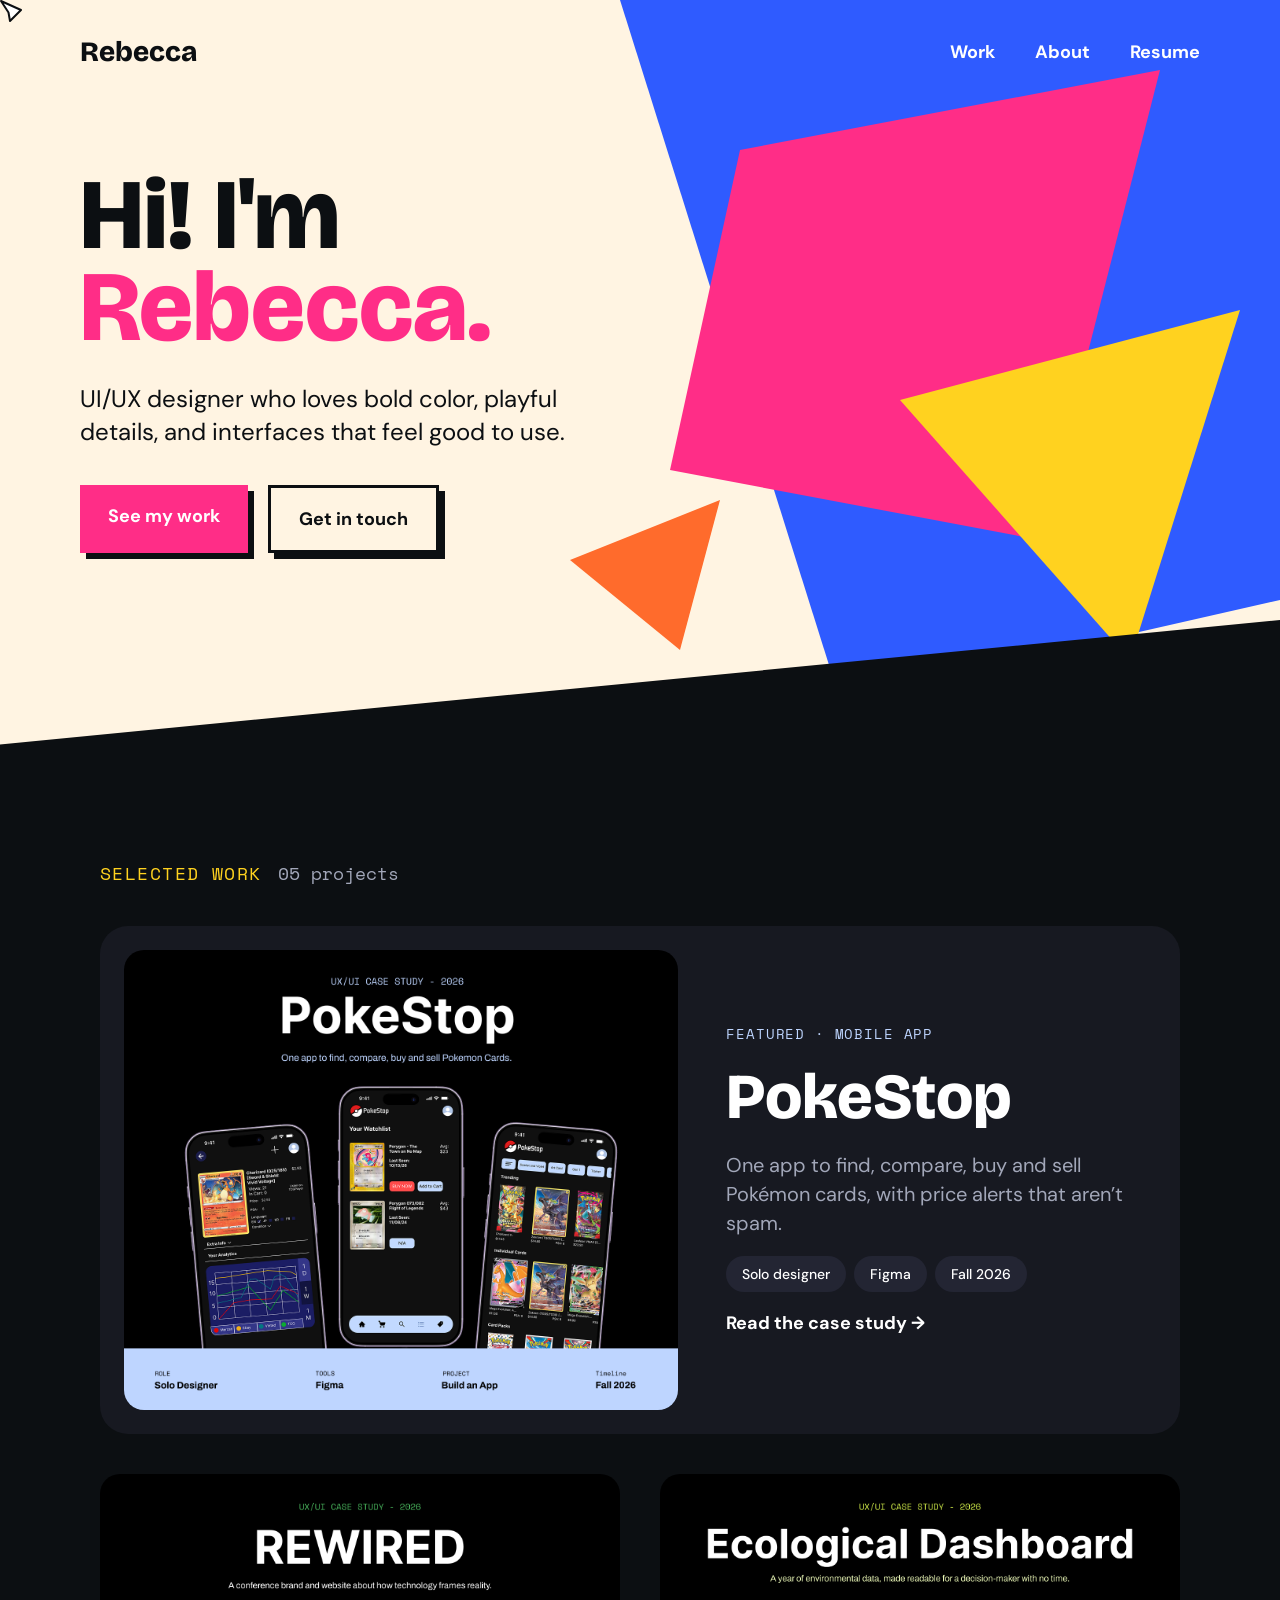
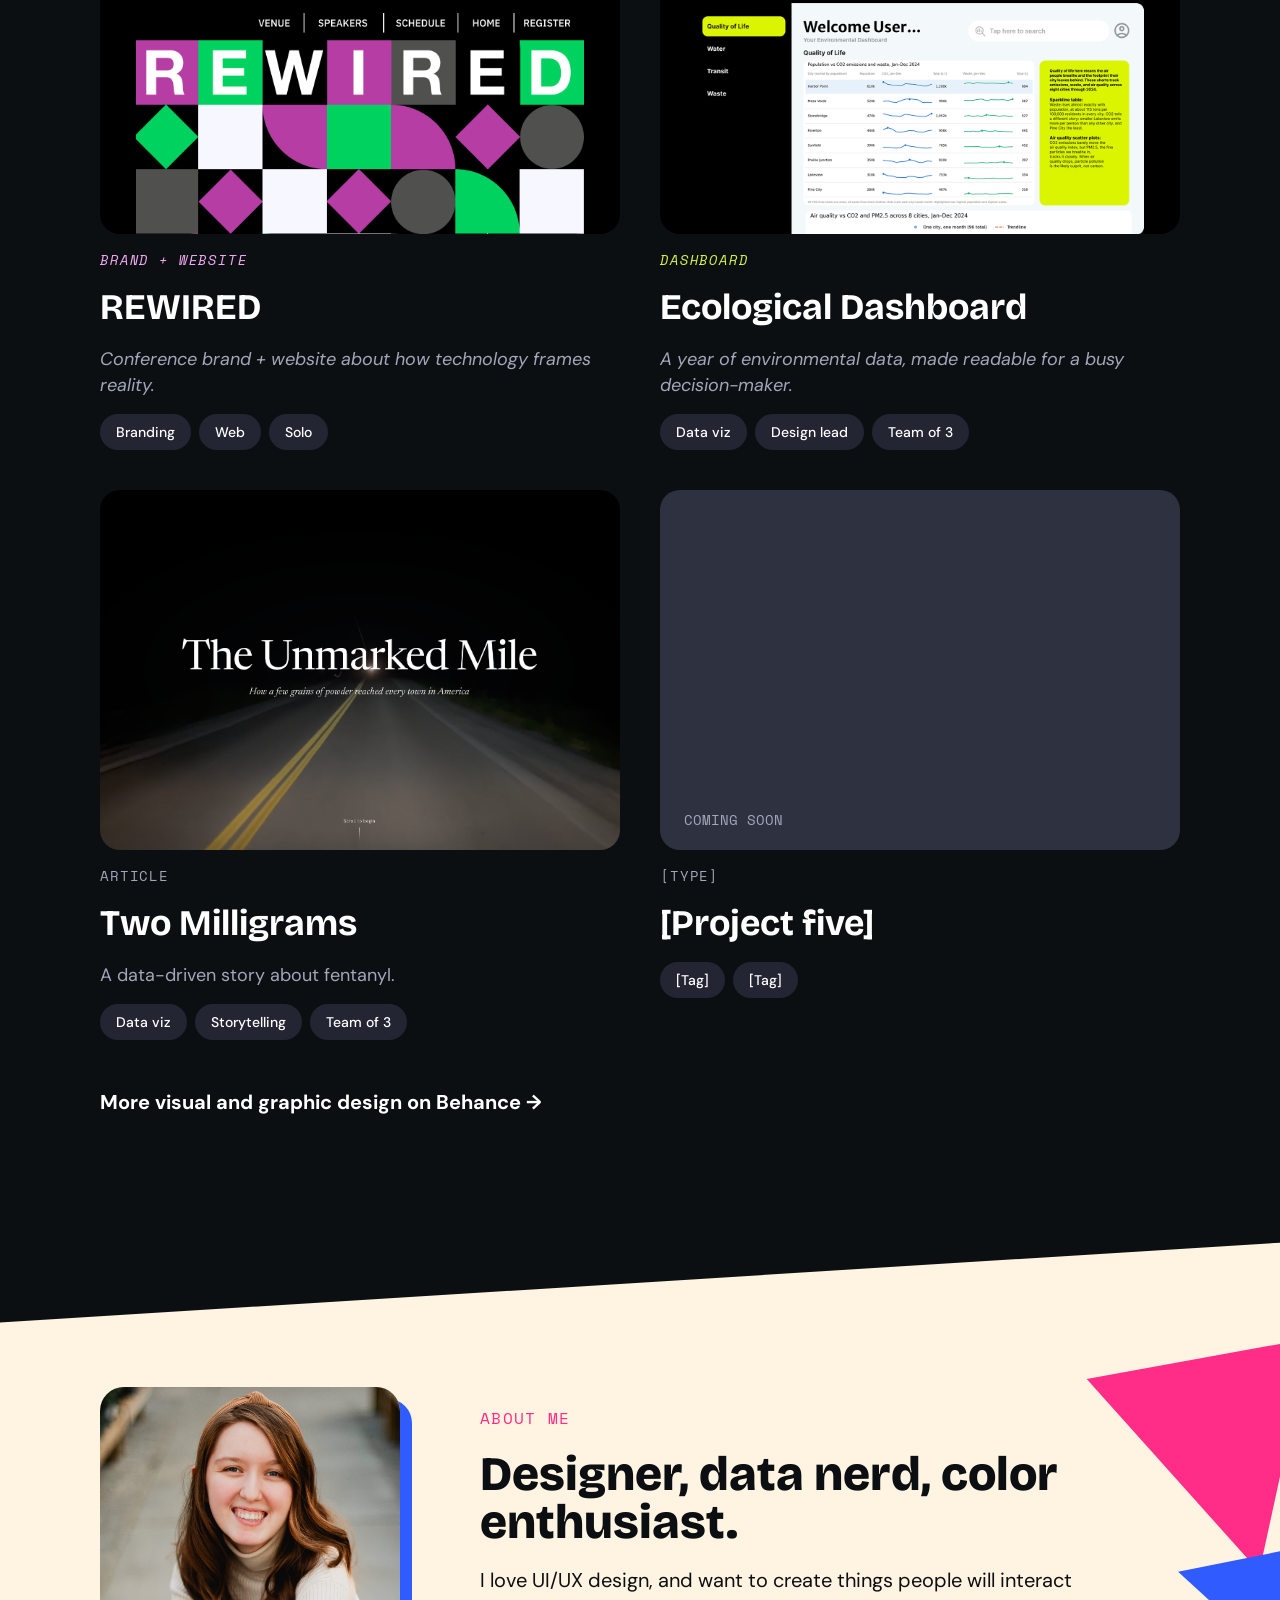
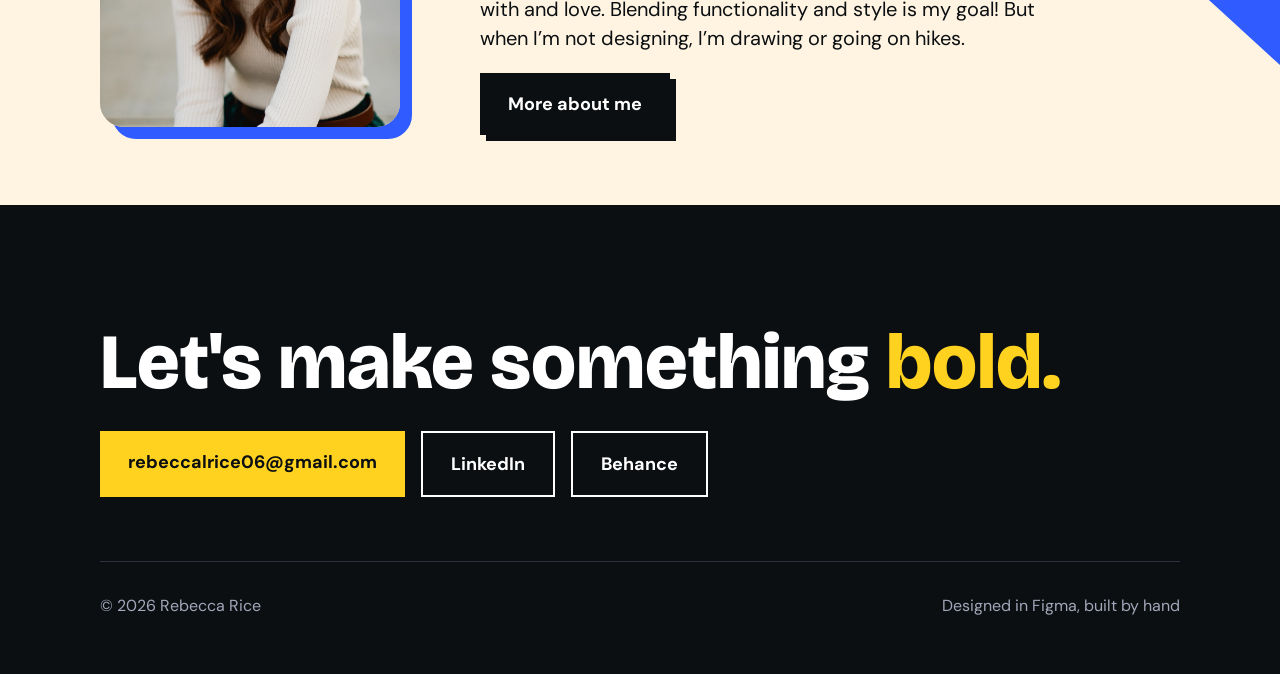
<file: index.html>
<!doctype html>
<html lang="en">
<head>
  <meta charset="utf-8">
  <meta name="viewport" content="width=device-width, initial-scale=1">
  <title>Rebecca Rice | UX/UI Designer</title>
  <meta name="description" content="Rebecca Rice is an Interaction Design student at KU looking for UX/UI internships. Bold color, playful details, and interfaces that feel good to use.">
  <meta property="og:title" content="Rebecca Rice | UX/UI Designer">
  <meta property="og:description" content="Selected UX/UI, data viz and brand work from an Interaction Design student at KU.">
  <link rel="icon" href="assets/favicon/favicon.svg" type="image/svg+xml">
  <link rel="icon" href="assets/favicon/favicon-32.png" sizes="32x32" type="image/png">
  <link rel="apple-touch-icon" href="assets/favicon/apple-touch-icon.png">
  <link rel="preconnect" href="https://fonts.googleapis.com">
  <link rel="preconnect" href="https://fonts.gstatic.com" crossorigin>
  <link href="https://fonts.googleapis.com/css2?family=Bricolage+Grotesque:opsz,wght@12..96,700;12..96,800&family=DM+Sans:ital,opsz,wght@0,9..40,400;0,9..40,500;0,9..40,700;1,9..40,400;1,9..40,500&family=Space+Mono:ital@0;1&display=swap" rel="stylesheet">
  <link rel="stylesheet" href="css/styles.css">
</head>
<body>
  <a class="skip-link" href="#work">Skip to work</a>

  <header class="hero">
    <picture>
      <source media="(max-width: 800px)" srcset="assets/img/hero-shapes-mobile.svg">
      <img class="hero__shapes" src="assets/img/hero-shapes.svg" alt="">
    </picture>
    <nav class="nav" aria-label="Main">
      <a class="logo" href="index.html">Rebecca</a>
      <button class="nav__toggle" aria-label="Menu" aria-expanded="false"><span></span><span></span><span></span></button>
      <div class="nav__links">
        <a href="#work">Work</a>
        <a href="about.html">About</a>
        <a href="assets/Rebecca-Rice-Resume.pdf">Resume</a>
        <a href="#contact" class="nav__contact-mobile">Contact</a>
      </div>
    </nav>
    <div class="hero__inner">
      <h1>Hi! I'm <span>Rebecca.</span></h1>
      <p>UI/UX designer who loves bold color, playful details, and interfaces that feel good to use.</p>
      <div class="hero__buttons">
        <a class="btn" href="#work">See my work</a>
        <a class="btn btn--outline" href="#contact">Get in touch</a>
      </div>
    </div>
  </header>

  <main id="work" class="work">
    <div class="section-head"><strong>SELECTED WORK</strong><span>05 projects</span></div>

    <a class="featured reveal" href="work/pokestop.html" data-view>
      <div class="featured__thumb thumb"><img src="assets/img/thumb-pokestop.png" alt="PokeStop case study cover: three phone screens of a Pokémon card marketplace app"></div>
      <div class="featured__text">
        <p class="eyebrow" style="color: var(--ice)">Featured · Mobile app</p>
        <h2>PokeStop</h2>
        <p class="desc">One app to find, compare, buy and sell Pokémon cards, with price alerts that aren’t spam.</p>
        <ul class="tags"><li>Solo designer</li><li>Figma</li><li>Fall 2026</li></ul>
        <span class="link-strong">Read the case study →</span>
      </div>
    </a>

    <div class="grid">
      <a class="card card--rewired reveal" href="work/rewired.html" data-view>
        <div class="thumb"><img src="assets/img/thumb-rewired.png" alt="REWIRED conference brand and website cover"></div>
        <p class="eyebrow" style="color: var(--lilac); font-style: italic">Brand + website</p>
        <h3>REWIRED</h3>
        <p class="desc"><em>Conference brand + website about how technology frames reality.</em></p>
        <ul class="tags"><li>Branding</li><li>Web</li><li>Solo</li></ul>
      </a>
      <a class="card card--dash reveal" href="work/ecological-dashboard.html" data-view>
        <div class="thumb"><img src="assets/img/thumb-dashboard.png" alt="Ecological Dashboard cover showing a data table with trend lines"></div>
        <p class="eyebrow" style="color: var(--lime); font-style: italic">Dashboard</p>
        <h3>Ecological Dashboard</h3>
        <p class="desc"><em>A year of environmental data, made readable for a busy decision-maker.</em></p>
        <ul class="tags"><li>Data viz</li><li>Design lead</li><li>Team of 3</li></ul>
      </a>
    </div>

    <div class="grid">
      <a class="card card--two reveal" href="work/two-milligrams/" data-view>
        <div class="thumb"><img src="assets/img/thumb-two-milligrams.png" alt="Two Milligrams article cover: a road at night with the title The Unmarked Mile"></div>
        <p class="eyebrow" style="color: var(--muted)">Article</p>
        <h3>Two Milligrams</h3>
        <p class="desc">A data-driven story about fentanyl.</p>
        <ul class="tags"><li>Data viz</li><li>Storytelling</li><li>Team of 3</li></ul>
      </a>
      <div class="card card--soon reveal">
        <div class="thumb"><span>COMING SOON</span></div>
        <p class="eyebrow" style="color: var(--muted)">[Type]</p>
        <h3>[Project five]</h3>
        <ul class="tags"><li>[Tag]</li><li>[Tag]</li></ul>
      </div>
    </div>

    <a class="behance" href="https://www.behance.net/rebeccarice12" target="_blank" rel="noopener noreferrer">More visual and graphic design on Behance →</a>
  </main>

  <section class="about-strip" aria-labelledby="about-title">
    <img class="about-strip__shapes" src="assets/img/about-shapes.svg" alt="">
    <div class="about-strip__inner">
      <div class="photo"><img src="assets/img/rebecca-home.jpg" alt="Rebecca Rice smiling, wearing a cream turtleneck and a tan knotted headband" width="1137" height="1300" style="object-position: center 25%"></div>
      <div class="about-strip__text">
        <p class="eyebrow">About me</p>
        <h2 id="about-title">Designer, data nerd, color enthusiast.</h2>
        <p>I love UI/UX design, and want to create things people will interact with and love. Blending functionality and style is my goal! But when I’m not designing, I’m drawing or going on hikes.</p>
        <a class="btn btn--dark" href="about.html">More about me</a>
      </div>
    </div>
  </section>

  <footer class="footer" id="contact">
    <div class="footer__inner">
      <h2>Let's make something <span>bold.</span></h2>
      <div class="footer__links">
        <a class="btn btn--yellow" href="mailto:rebeccalrice06@gmail.com">rebeccalrice06@gmail.com</a>
        <a class="btn btn--ghost" href="https://www.linkedin.com/in/rebecca-rice-29888b340/" target="_blank" rel="noopener noreferrer">LinkedIn</a>
        <a class="btn btn--ghost" href="https://www.behance.net/rebeccarice12" target="_blank" rel="noopener noreferrer">Behance</a>
      </div>
      <hr>
      <div class="footer__bottom"><span>© 2026 Rebecca Rice</span><span>Designed in Figma, built by hand</span></div>
    </div>
  </footer>

  <script src="js/main.js"></script>
</body>
</html>
</file>
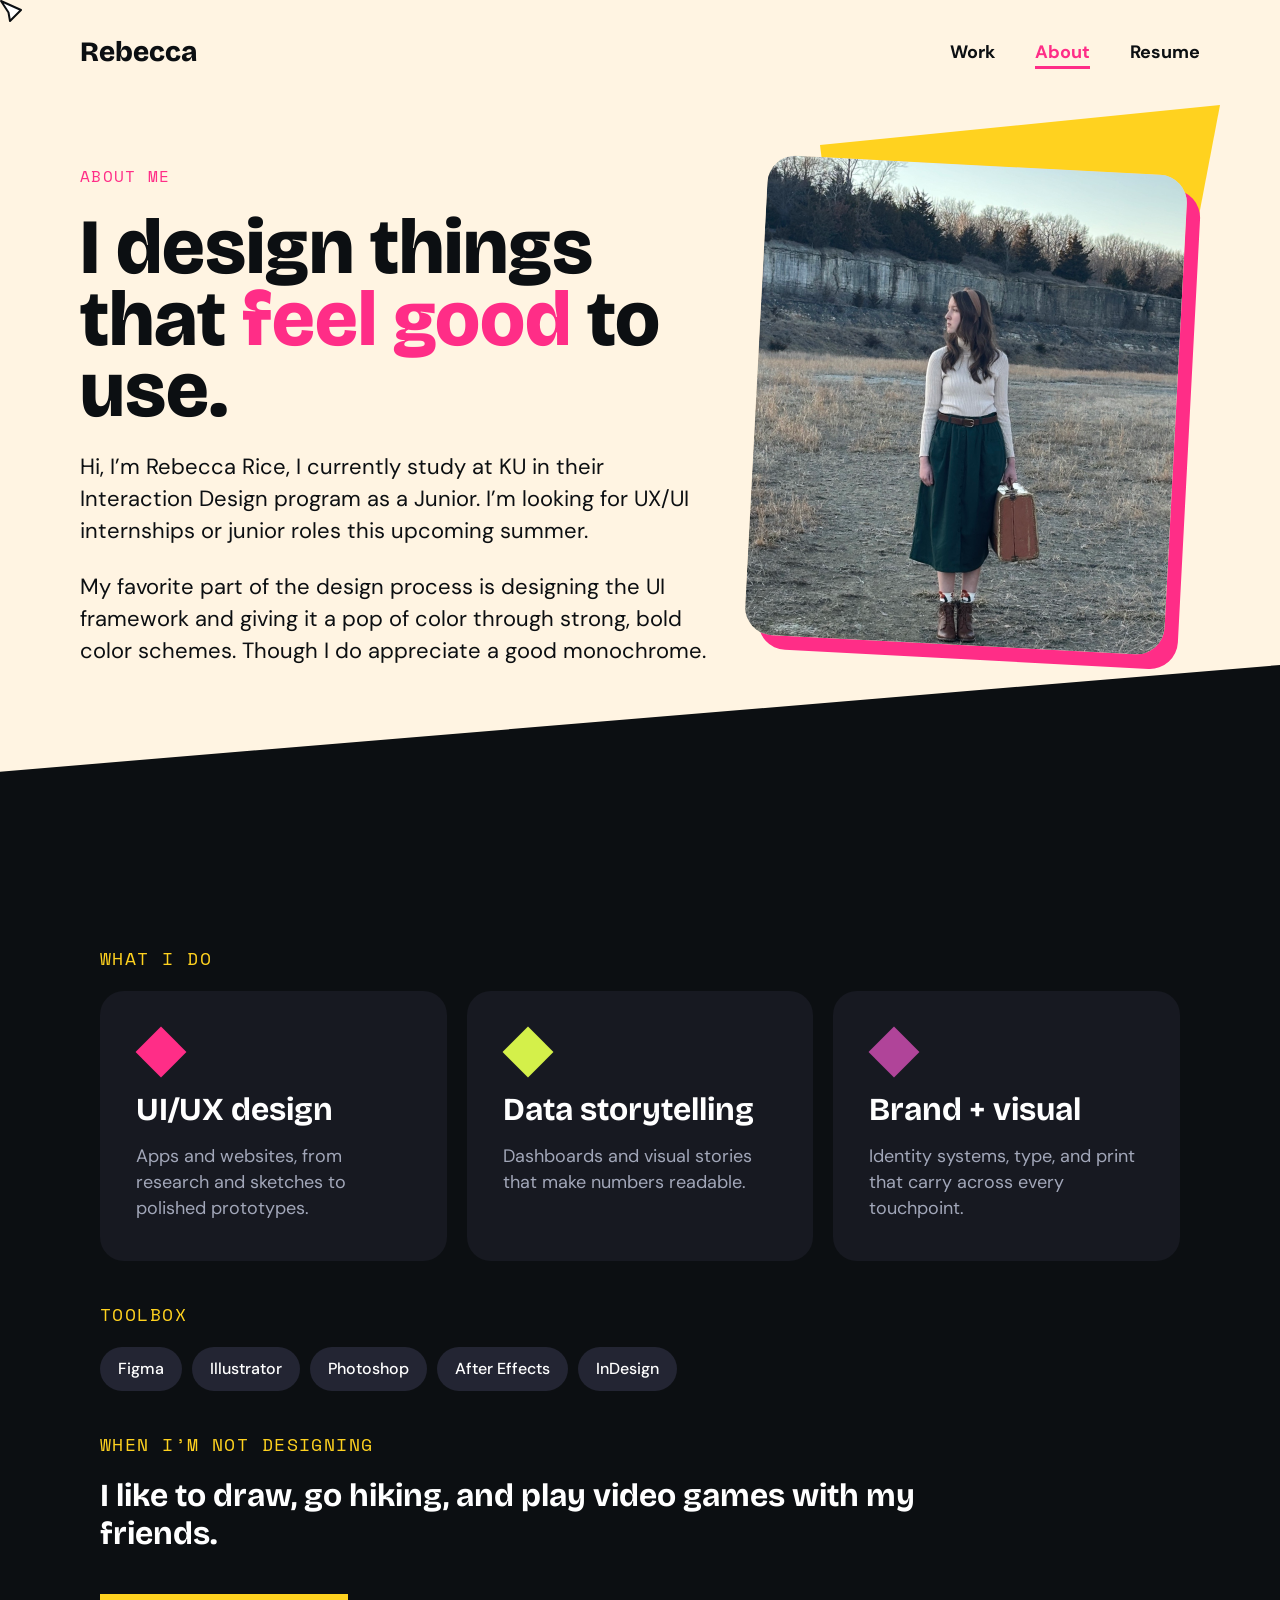
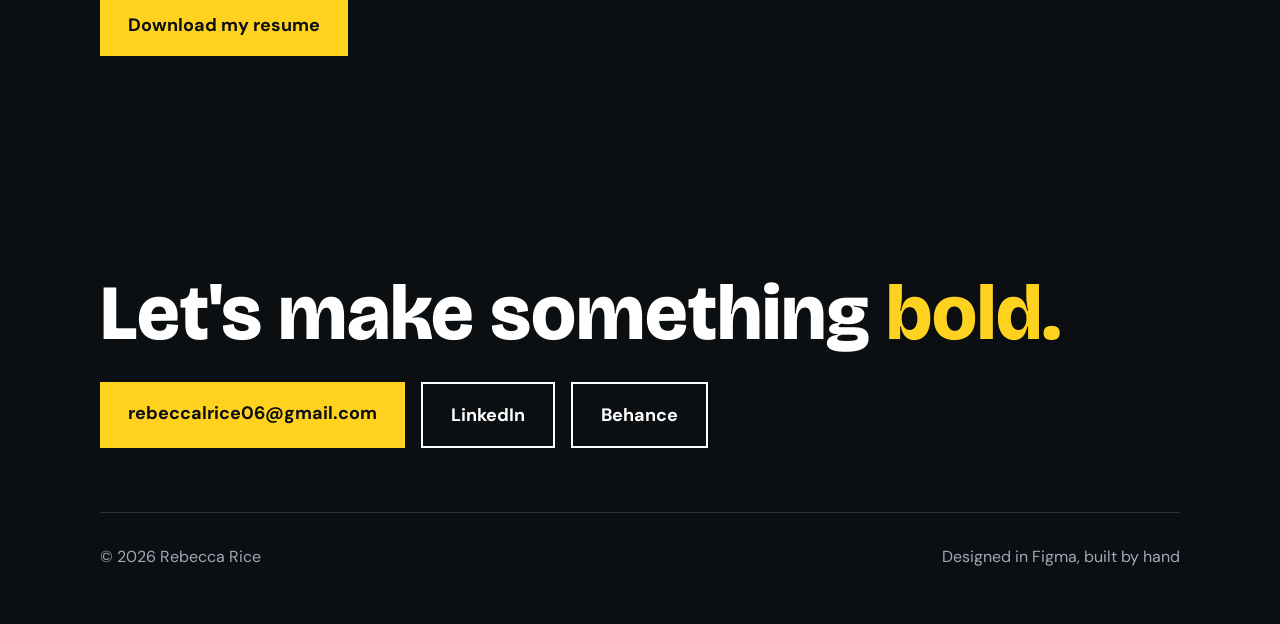
<file: about.html>
<!doctype html>
<html lang="en">
<head>
  <meta charset="utf-8">
  <meta name="viewport" content="width=device-width, initial-scale=1">
  <title>About | Rebecca Rice</title>
  <meta name="description" content="Rebecca Rice is a junior in KU's Interaction Design program, looking for UX/UI internships or junior roles this summer.">
  <link rel="icon" href="assets/favicon/favicon.svg" type="image/svg+xml">
  <link rel="icon" href="assets/favicon/favicon-32.png" sizes="32x32" type="image/png">
  <link rel="apple-touch-icon" href="assets/favicon/apple-touch-icon.png">
  <link rel="preconnect" href="https://fonts.googleapis.com">
  <link rel="preconnect" href="https://fonts.gstatic.com" crossorigin>
  <link href="https://fonts.googleapis.com/css2?family=Bricolage+Grotesque:opsz,wght@12..96,700;12..96,800&family=DM+Sans:ital,opsz,wght@0,9..40,400;0,9..40,500;0,9..40,700;1,9..40,400;1,9..40,500&family=Space+Mono:ital@0;1&display=swap" rel="stylesheet">
  <link rel="stylesheet" href="css/styles.css">
</head>
<body>
  <a class="skip-link" href="#main">Skip to content</a>

  <nav class="nav nav--solid nav--cream" aria-label="Main">
    <a class="logo" href="index.html">Rebecca</a>
    <button class="nav__toggle" aria-label="Menu" aria-expanded="false"><span></span><span></span><span></span></button>
    <div class="nav__links">
      <a href="index.html#work">Work</a>
      <a href="about.html" aria-current="page">About</a>
      <a href="assets/Rebecca-Rice-Resume.pdf">Resume</a>
      <a href="#contact" class="nav__contact-mobile">Contact</a>
    </div>
  </nav>

  <main id="main">
    <section class="about-hero">
      <img class="about-hero__shapes" src="assets/img/about-hero-shapes.svg" alt="">
      <div class="about-hero__inner">
        <div class="about-hero__text">
          <p class="eyebrow">About me</p>
          <h1>I design things that <span>feel good</span> to use.</h1>
          <p>Hi, I’m Rebecca Rice, I currently study at KU in their Interaction Design program as a Junior. I’m looking for UX/UI internships or junior roles this upcoming summer.</p>
          <p>My favorite part of the design process is designing the UI framework and giving it a pop of color through strong, bold color schemes. Though I do appreciate a good monochrome.</p>
        </div>
        <div class="photo photo--tilt"><img src="assets/img/rebecca-about.jpg" alt="Rebecca Rice standing in a field in front of a stone cliff, holding a vintage suitcase and looking off to the side" style="object-position: center 45%"></div>
      </div>
    </section>

    <section class="what">
      <div>
        <h2 class="label">What I do</h2>
        <div class="what__cards">
          <div class="what__card">
            <div class="diamond" aria-hidden="true"></div>
            <h3>UI/UX design</h3>
            <p>Apps and websites, from research and sketches to polished prototypes.</p>
          </div>
          <div class="what__card">
            <div class="diamond diamond--lime" aria-hidden="true"></div>
            <h3>Data storytelling</h3>
            <p>Dashboards and visual stories that make numbers readable.</p>
          </div>
          <div class="what__card">
            <div class="diamond diamond--orchid" aria-hidden="true"></div>
            <h3>Brand + visual</h3>
            <p>Identity systems, type, and print that carry across every touchpoint.</p>
          </div>
        </div>
      </div>

      <div>
        <h2 class="label">Toolbox</h2>
        <ul class="chips">
          <li>Figma</li><li>Illustrator</li><li>Photoshop</li><li>After Effects</li><li>InDesign</li>
        </ul>
      </div>

      <div class="outside">
        <h2 class="label">When I’m not designing</h2>
        <p>I like to draw, go hiking, and play video games with my friends.</p>
      </div>

      <div><a class="btn btn--yellow" href="assets/Rebecca-Rice-Resume.pdf" download>Download my resume</a></div>
    </section>
  </main>

  <footer class="footer" id="contact">
    <div class="footer__inner">
      <h2>Let's make something <span>bold.</span></h2>
      <div class="footer__links">
        <a class="btn btn--yellow" href="mailto:rebeccalrice06@gmail.com">rebeccalrice06@gmail.com</a>
        <a class="btn btn--ghost" href="https://www.linkedin.com/in/rebecca-rice-29888b340/" target="_blank" rel="noopener noreferrer">LinkedIn</a>
        <a class="btn btn--ghost" href="https://www.behance.net/rebeccarice12" target="_blank" rel="noopener noreferrer">Behance</a>
      </div>
      <hr>
      <div class="footer__bottom"><span>© 2026 Rebecca Rice</span><span>Designed in Figma, built by hand</span></div>
    </div>
  </footer>

  <script src="js/main.js"></script>
</body>
</html>
</file>
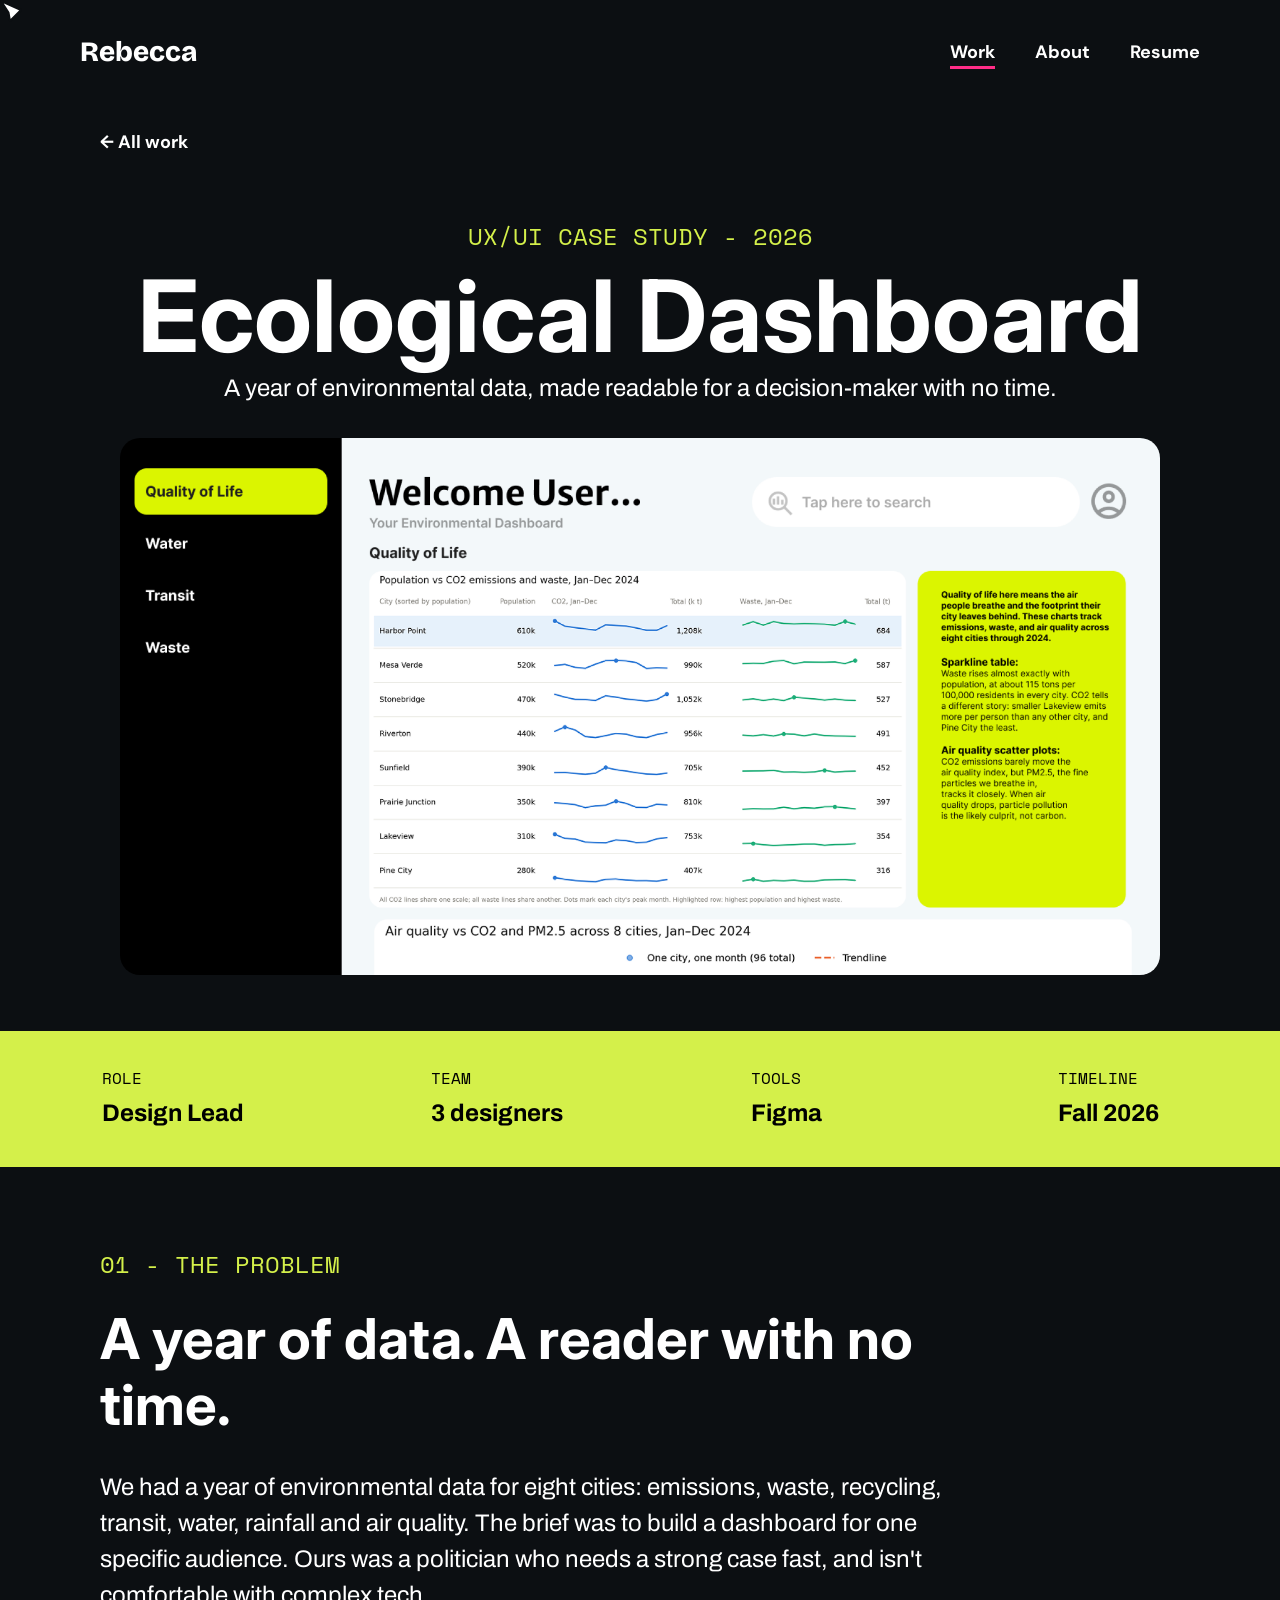
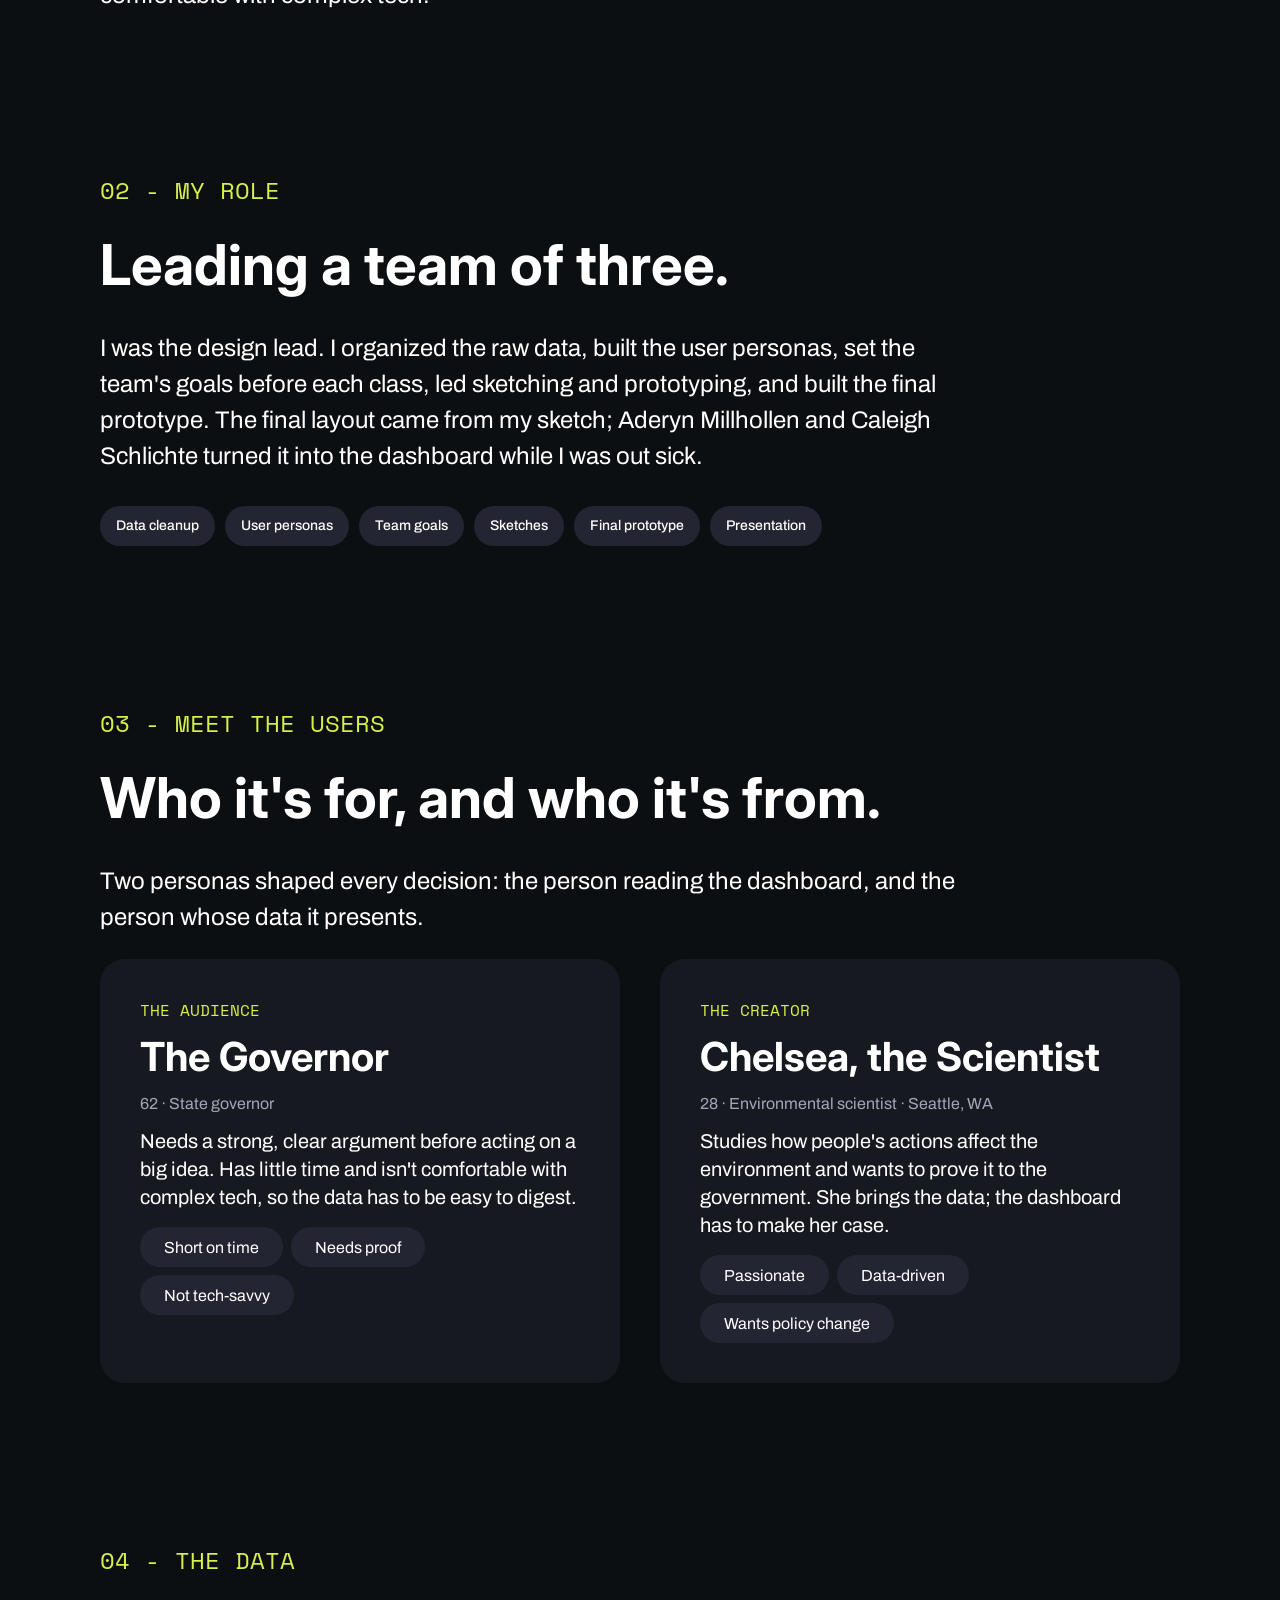
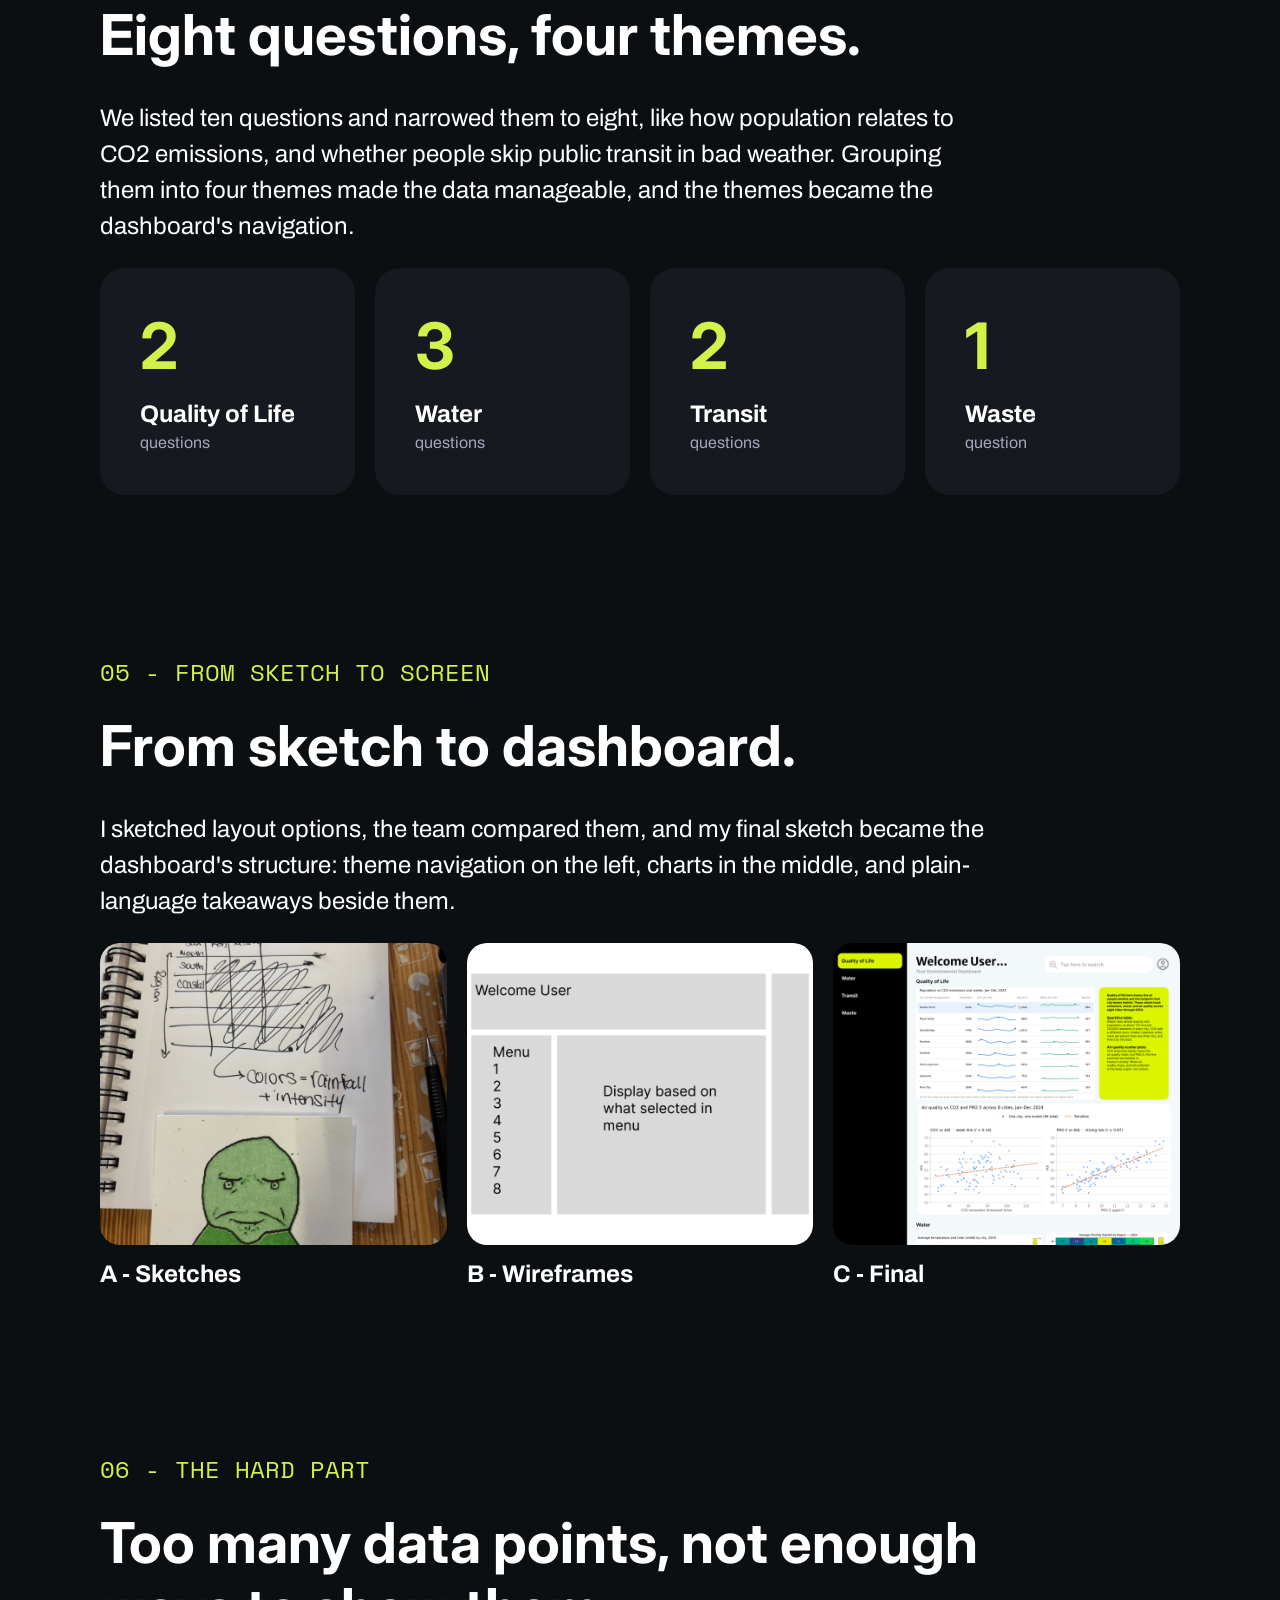
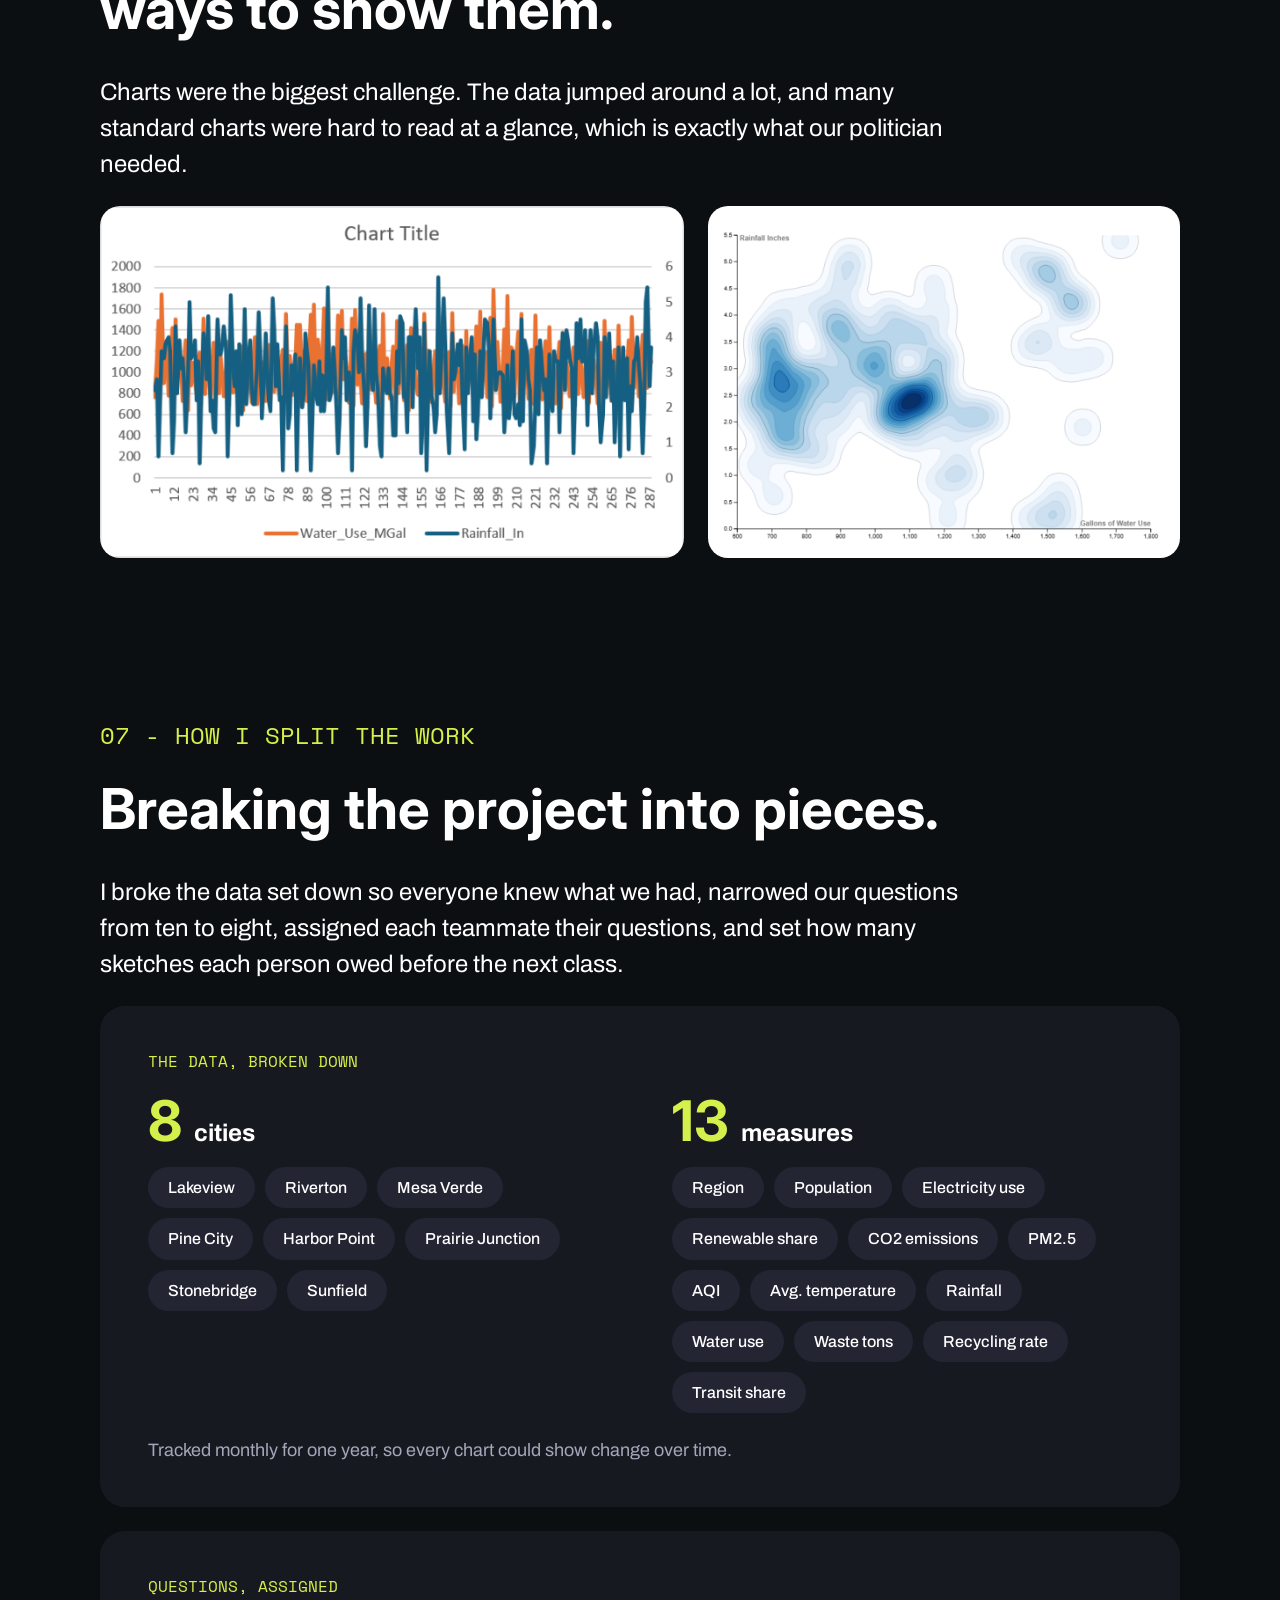
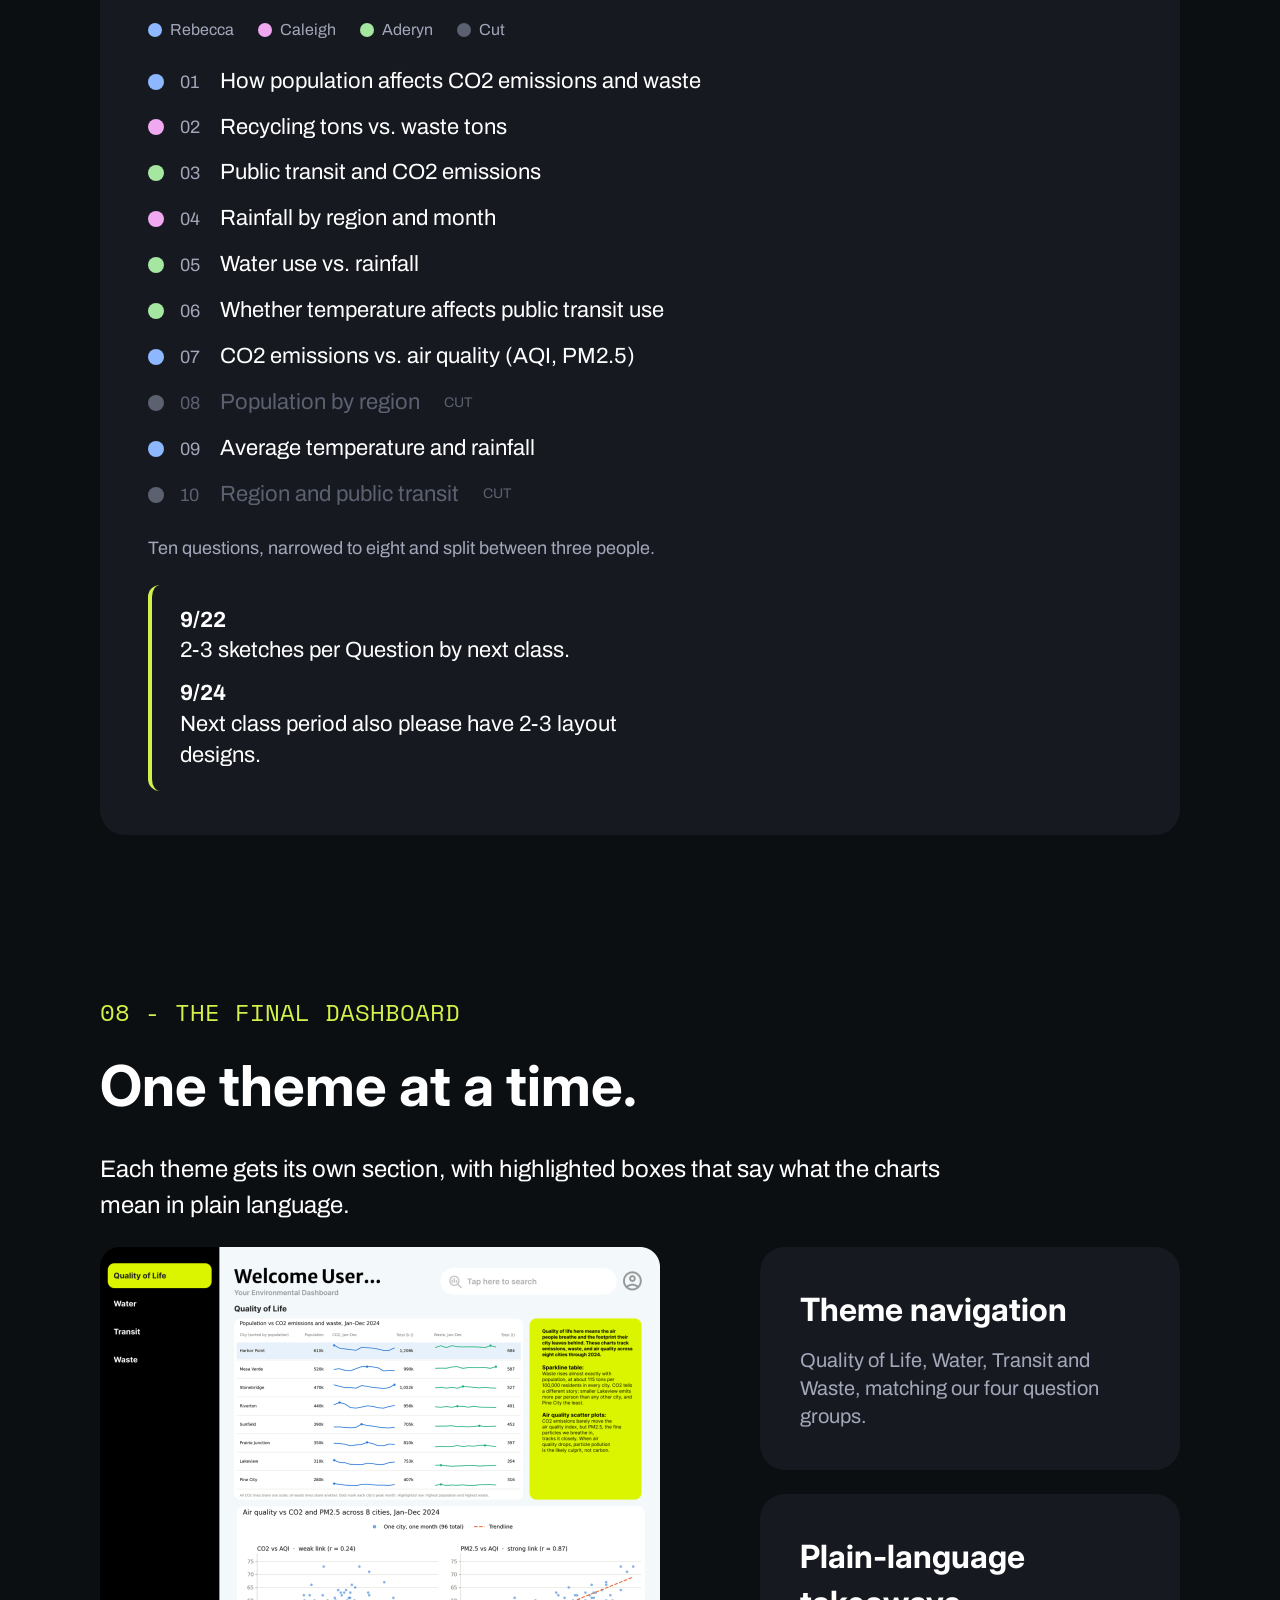
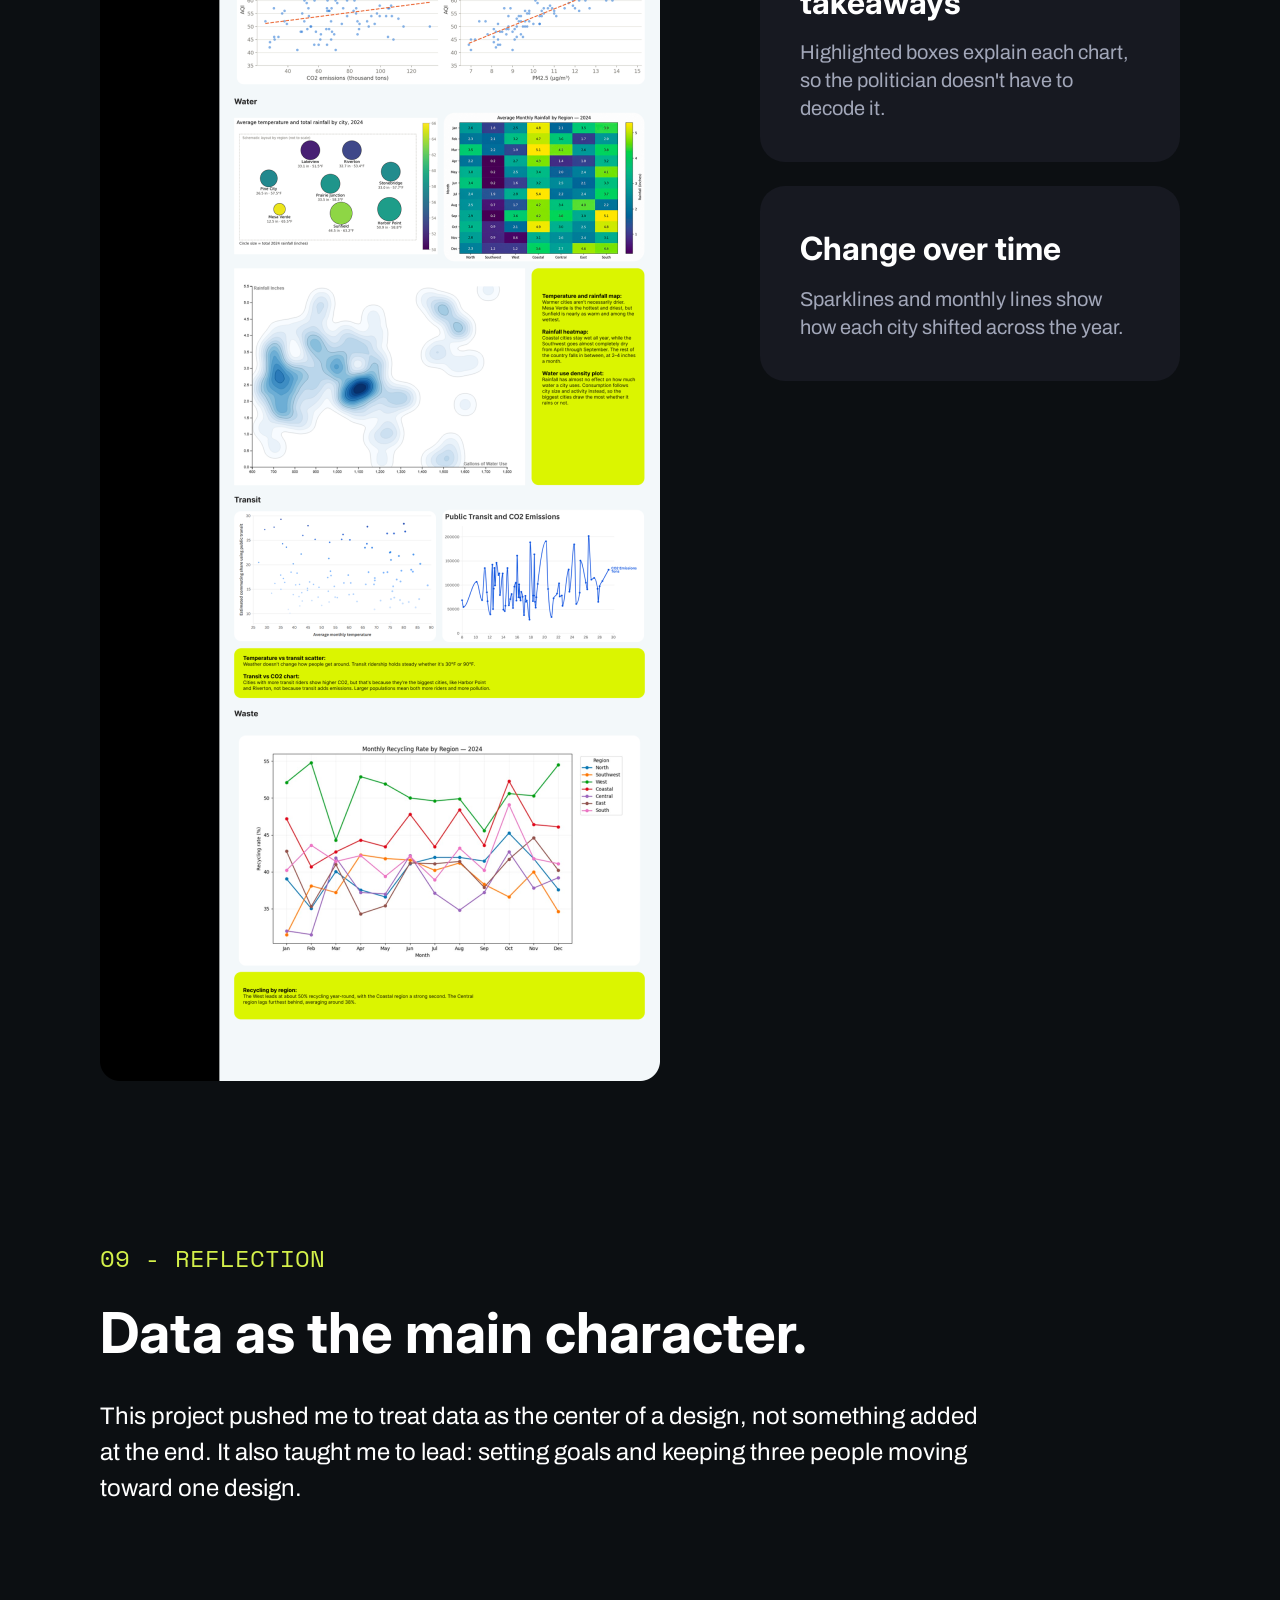
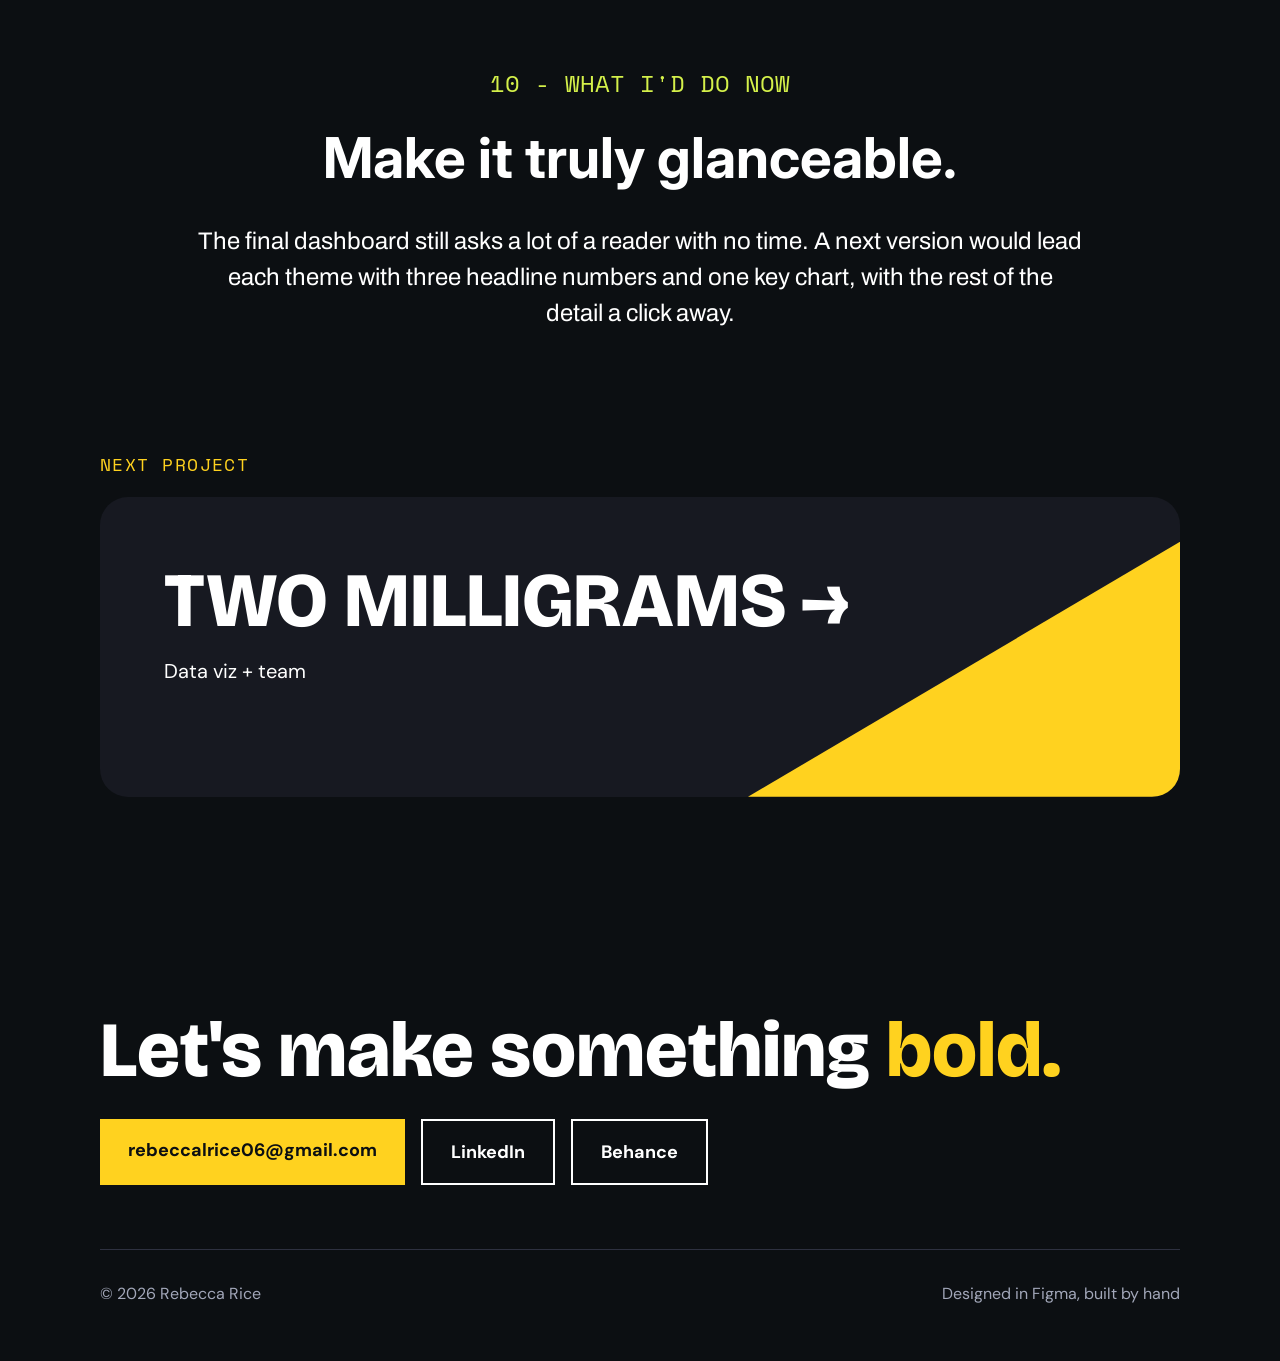
<file: work/ecological-dashboard.html>
<!doctype html>
<html lang="en">
<head>
  <meta charset="utf-8">
  <meta name="viewport" content="width=device-width, initial-scale=1">
  <title>Ecological Dashboard | Rebecca Rice</title>
  <meta name="description" content="Ecological Dashboard: a year of environmental data for eight cities, made readable for a busy decision-maker. A UX/UI and data viz case study by Rebecca Rice.">
  <link rel="icon" href="../assets/favicon/favicon.svg" type="image/svg+xml">
  <link rel="icon" href="../assets/favicon/favicon-32.png" sizes="32x32" type="image/png">
  <link rel="apple-touch-icon" href="../assets/favicon/apple-touch-icon.png">
  <link rel="preconnect" href="https://fonts.googleapis.com">
  <link rel="preconnect" href="https://fonts.gstatic.com" crossorigin>
  <link href="https://fonts.googleapis.com/css2?family=Archivo:wdth,wght@100,400;100,700&family=Bricolage+Grotesque:opsz,wght@12..96,700;12..96,800&family=DM+Sans:ital,opsz,wght@0,9..40,400;0,9..40,500;0,9..40,700;1,9..40,400;1,9..40,500&family=Inter:wght@700&family=Space+Mono:ital@0;1&display=swap" rel="stylesheet">
  <link rel="stylesheet" href="../css/styles.css">
  <link rel="stylesheet" href="../css/pokestop.css">
  <link rel="stylesheet" href="../css/rewired.css">
  <link rel="stylesheet" href="../css/dashboard.css">
</head>
<body>
  <a class="skip-link" href="#main">Skip to content</a>
  <nav class="nav nav--solid" aria-label="Main">
    <a class="logo" href="../index.html">Rebecca</a>
    <button class="nav__toggle" aria-label="Menu" aria-expanded="false"><span></span><span></span><span></span></button>
    <div class="nav__links">
      <a href="../index.html#work" aria-current="page">Work</a>
      <a href="../about.html">About</a>
      <a href="../assets/Rebecca-Rice-Resume.pdf">Resume</a>
      <a href="#contact" class="nav__contact-mobile">Contact</a>
    </div>
  </nav>
  <div class="back"><a href="../index.html#work">← All work</a></div>

  <main id="main" class="ps rw ed">
    <!-- Hero -->
    <header class="ps-hero">
      <p class="eyebrow-ps">UX/UI CASE STUDY - 2026</p>
      <h1>Ecological Dashboard</h1>
      <p class="tag">A year of environmental data, made readable for a decision-maker with no time.</p>
    </header>
    <div class="rw-hero__img"><img src="../assets/img/dashboard/hero.png" alt="The final Ecological Dashboard: a welcome screen with a Quality of Life theme and trend lines for eight cities" width="1860" height="960"></div>
    <div class="ps-facts">
      <dl class="ps-facts__inner">
        <div><dt>Role</dt><dd>Design Lead</dd></div>
        <div><dt>Team</dt><dd>3 designers</dd></div>
        <div><dt>Tools</dt><dd>Figma</dd></div>
        <div><dt>Timeline</dt><dd>Fall 2026</dd></div>
      </dl>
    </div>

    <!-- 01 -->
    <section class="ps-sec">
      <p class="ps-label">01 - The problem</p>
      <h2 class="ps-h2">A year of data. A reader with no time.</h2>
      <p class="ps-text">We had a year of environmental data for eight cities: emissions, waste, recycling, transit, water, rainfall and air quality. The brief was to build a dashboard for one specific audience. Ours was a politician who needs a strong case fast, and isn't comfortable with complex tech.</p>
    </section>

    <!-- 02 -->
    <section class="ps-sec">
      <p class="ps-label">02 - My role</p>
      <h2 class="ps-h2">Leading a team of three.</h2>
      <p class="ps-text">I was the design lead. I organized the raw data, built the user personas, set the team's goals before each class, led sketching and prototyping, and built the final prototype. The final layout came from my sketch; Aderyn Millhollen and Caleigh Schlichte turned it into the dashboard while I was out sick.</p>
      <ul class="rw-chips tags" style="margin-top:32px">
        <li class="ps-chip">Data cleanup</li><li class="ps-chip">User personas</li><li class="ps-chip">Team goals</li>
        <li class="ps-chip">Sketches</li><li class="ps-chip">Final prototype</li><li class="ps-chip">Presentation</li>
      </ul>
    </section>

    <!-- 03 -->
    <section class="ps-sec">
      <p class="ps-label">03 - Meet the users</p>
      <h2 class="ps-h2">Who it's for, and who it's from.</h2>
      <p class="ps-text">Two personas shaped every decision: the person reading the dashboard, and the person whose data it presents.</p>
      <div class="rw-two">
        <div class="rw-card">
          <p class="k">THE AUDIENCE</p>
          <h3>The Governor</h3>
          <p class="sub">62 · State governor</p>
          <p class="body">Needs a strong, clear argument before acting on a big idea. Has little time and isn't comfortable with complex tech, so the data has to be easy to digest.</p>
          <div class="ps-chips"><span class="ps-chip">Short on time</span><span class="ps-chip">Needs proof</span><span class="ps-chip">Not tech-savvy</span></div>
        </div>
        <div class="rw-card">
          <p class="k">THE CREATOR</p>
          <h3>Chelsea, the Scientist</h3>
          <p class="sub">28 · Environmental scientist · Seattle, WA</p>
          <p class="body">Studies how people's actions affect the environment and wants to prove it to the government. She brings the data; the dashboard has to make her case.</p>
          <div class="ps-chips"><span class="ps-chip">Passionate</span><span class="ps-chip">Data-driven</span><span class="ps-chip">Wants policy change</span></div>
        </div>
      </div>
    </section>

    <!-- 04 -->
    <section class="ps-sec">
      <p class="ps-label">04 - The data</p>
      <h2 class="ps-h2">Eight questions, four themes.</h2>
      <p class="ps-text">We listed ten questions and narrowed them to eight, like how population relates to CO2 emissions, and whether people skip public transit in bad weather. Grouping them into four themes made the data manageable, and the themes became the dashboard's navigation.</p>
      <div class="ed-stats">
        <div class="ed-stat"><b>2</b><h3>Quality of Life</h3><p>questions</p></div>
        <div class="ed-stat"><b>3</b><h3>Water</h3><p>questions</p></div>
        <div class="ed-stat"><b>2</b><h3>Transit</h3><p>questions</p></div>
        <div class="ed-stat"><b>1</b><h3>Waste</h3><p>question</p></div>
      </div>
    </section>

    <!-- 05 -->
    <section class="ps-sec">
      <p class="ps-label">05 - From sketch to screen</p>
      <h2 class="ps-h2">From sketch to dashboard.</h2>
      <p class="ps-text">I sketched layout options, the team compared them, and my final sketch became the dashboard's structure: theme navigation on the left, charts in the middle, and plain-language takeaways beside them.</p>
      <div class="ed-three">
        <figure><img src="../assets/img/dashboard/sketches.jpg" alt="Hand-drawn layout sketches for the dashboard" loading="lazy"><figcaption>A - Sketches</figcaption></figure>
        <figure><img src="../assets/img/dashboard/wireframes.png" alt="Low-fidelity wireframe of the dashboard layout" loading="lazy"><figcaption>B - Wireframes</figcaption></figure>
        <figure><img src="../assets/img/dashboard/final-small.png" alt="The final dashboard layout" loading="lazy"><figcaption>C - Final</figcaption></figure>
      </div>
    </section>

    <!-- 06 -->
    <section class="ps-sec">
      <p class="ps-label">06 - The hard part</p>
      <h2 class="ps-h2">Too many data points, not enough ways to show them.</h2>
      <p class="ps-text">Charts were the biggest challenge. The data jumped around a lot, and many standard charts were hard to read at a glance, which is exactly what our politician needed.</p>
      <div class="ed-charts">
        <img src="../assets/img/dashboard/chart-before.png" alt="A standard line chart of water use and rainfall across 287 data points, tangled and hard to read" loading="lazy">
        <img src="../assets/img/dashboard/chart-after.png" alt="A smoother density chart of rainfall against gallons of water use, with the busiest cluster shaded darkest" loading="lazy">
      </div>
    </section>

    <!-- 07 -->
    <section class="ps-sec">
      <p class="ps-label">07 - How I split the work</p>
      <h2 class="ps-h2">Breaking the project into pieces.</h2>
      <p class="ps-text">I broke the data set down so everyone knew what we had, narrowed our questions from ten to eight, assigned each teammate their questions, and set how many sketches each person owed before the next class.</p>

      <div class="ed-panel">
        <p class="k">The data, broken down</p>
        <div class="ed-cols">
          <div>
            <div class="ed-big"><b>8</b><span>cities</span></div>
            <ul class="chips">
              <li>Lakeview</li><li>Riverton</li><li>Mesa Verde</li><li>Pine City</li>
              <li>Harbor Point</li><li>Prairie Junction</li><li>Stonebridge</li><li>Sunfield</li>
            </ul>
          </div>
          <div>
            <div class="ed-big"><b>13</b><span>measures</span></div>
            <ul class="chips">
              <li>Region</li><li>Population</li><li>Electricity use</li><li>Renewable share</li><li>CO2 emissions</li>
              <li>PM2.5</li><li>AQI</li><li>Avg. temperature</li><li>Rainfall</li><li>Water use</li>
              <li>Waste tons</li><li>Recycling rate</li><li>Transit share</li>
            </ul>
          </div>
        </div>
        <p class="foot">Tracked monthly for one year, so every chart could show change over time.</p>
      </div>

      <div class="ed-panel">
        <p class="k">Questions, assigned</p>
        <div class="ed-legend" aria-label="Legend">
          <span><i class="ed-dot" style="--c:#8db8ff"></i>Rebecca</span>
          <span><i class="ed-dot" style="--c:#f0a8f0"></i>Caleigh</span>
          <span><i class="ed-dot" style="--c:#a5e6a0"></i>Aderyn</span>
          <span><i class="ed-dot" style="--c:#5c6170"></i>Cut</span>
        </div>
        <ol class="ed-qs">
          <li class="ed-q" style="--c:#8db8ff"><i class="dot"></i><span class="n">01</span>How population affects CO2 emissions and waste</li>
          <li class="ed-q" style="--c:#f0a8f0"><i class="dot"></i><span class="n">02</span>Recycling tons vs. waste tons</li>
          <li class="ed-q" style="--c:#a5e6a0"><i class="dot"></i><span class="n">03</span>Public transit and CO2 emissions</li>
          <li class="ed-q" style="--c:#f0a8f0"><i class="dot"></i><span class="n">04</span>Rainfall by region and month</li>
          <li class="ed-q" style="--c:#a5e6a0"><i class="dot"></i><span class="n">05</span>Water use vs. rainfall</li>
          <li class="ed-q" style="--c:#a5e6a0"><i class="dot"></i><span class="n">06</span>Whether temperature affects public transit use</li>
          <li class="ed-q" style="--c:#8db8ff"><i class="dot"></i><span class="n">07</span>CO2 emissions vs. air quality (AQI, PM2.5)</li>
          <li class="ed-q ed-q--cut" style="--c:#5c6170"><i class="dot"></i><span class="n">08</span>Population by region<span class="cut">CUT</span></li>
          <li class="ed-q" style="--c:#8db8ff"><i class="dot"></i><span class="n">09</span>Average temperature and rainfall</li>
          <li class="ed-q ed-q--cut" style="--c:#5c6170"><i class="dot"></i><span class="n">10</span>Region and public transit<span class="cut">CUT</span></li>
        </ol>
        <p class="foot">Ten questions, narrowed to eight and split between three people.</p>
        <div class="ed-note">
          <p><b>9/22</b>2-3 sketches per Question by next class.</p>
          <p><b>9/24</b>Next class period also please have 2-3 layout designs.</p>
        </div>
      </div>
    </section>

    <!-- 08 -->
    <section class="ps-sec">
      <p class="ps-label">08 - The final dashboard</p>
      <h2 class="ps-h2">One theme at a time.</h2>
      <p class="ps-text">Each theme gets its own section, with highlighted boxes that say what the charts mean in plain language.</p>
      <div class="ed-final">
        <img src="../assets/img/dashboard/final-full.png" alt="The full final dashboard, scrolling through each theme with charts and highlighted takeaway boxes" loading="lazy">
        <div class="ed-anno">
          <div><h3>Theme navigation</h3><p>Quality of Life, Water, Transit and Waste, matching our four question groups.</p></div>
          <div><h3>Plain-language takeaways</h3><p>Highlighted boxes explain each chart, so the politician doesn't have to decode it.</p></div>
          <div><h3>Change over time</h3><p>Sparklines and monthly lines show how each city shifted across the year.</p></div>
        </div>
      </div>
    </section>

    <!-- 09 -->
    <section class="ps-sec">
      <p class="ps-label">09 - Reflection</p>
      <h2 class="ps-h2">Data as the main character.</h2>
      <p class="ps-text">This project pushed me to treat data as the center of a design, not something added at the end. It also taught me to lead: setting goals and keeping three people moving toward one design.</p>
    </section>

    <!-- 10 -->
    <section class="ps-sec ed-center" style="padding-bottom:120px">
      <p class="ps-label">10 - What I'd do now</p>
      <h2 class="ps-h2">Make it truly glanceable.</h2>
      <p class="ps-text">The final dashboard still asks a lot of a reader with no time. A next version would lead each theme with three headline numbers and one key chart, with the rest of the detail a click away.</p>
    </section>
  </main>

  <section class="next" aria-label="Next project">
    <h2 class="label">Next project</h2>
    <a class="next__card" href="two-milligrams/" style="--next-bg: #171921; --next-accent: #ffd21f" data-view>
      <h2>TWO MILLIGRAMS →</h2>
      <p>Data viz + team</p>
    </a>
  </section>

  <footer class="footer" id="contact">
    <div class="footer__inner">
      <h2>Let's make something <span>bold.</span></h2>
      <div class="footer__links">
        <a class="btn btn--yellow" href="mailto:rebeccalrice06@gmail.com">rebeccalrice06@gmail.com</a>
        <a class="btn btn--ghost" href="https://www.linkedin.com/in/rebecca-rice-29888b340/" target="_blank" rel="noopener noreferrer">LinkedIn</a>
        <a class="btn btn--ghost" href="https://www.behance.net/rebeccarice12" target="_blank" rel="noopener noreferrer">Behance</a>
      </div>
      <hr>
      <div class="footer__bottom"><span>© 2026 Rebecca Rice</span><span>Designed in Figma, built by hand</span></div>
    </div>
  </footer>
  <script src="../js/main.js"></script>
</body>
</html>
</file>
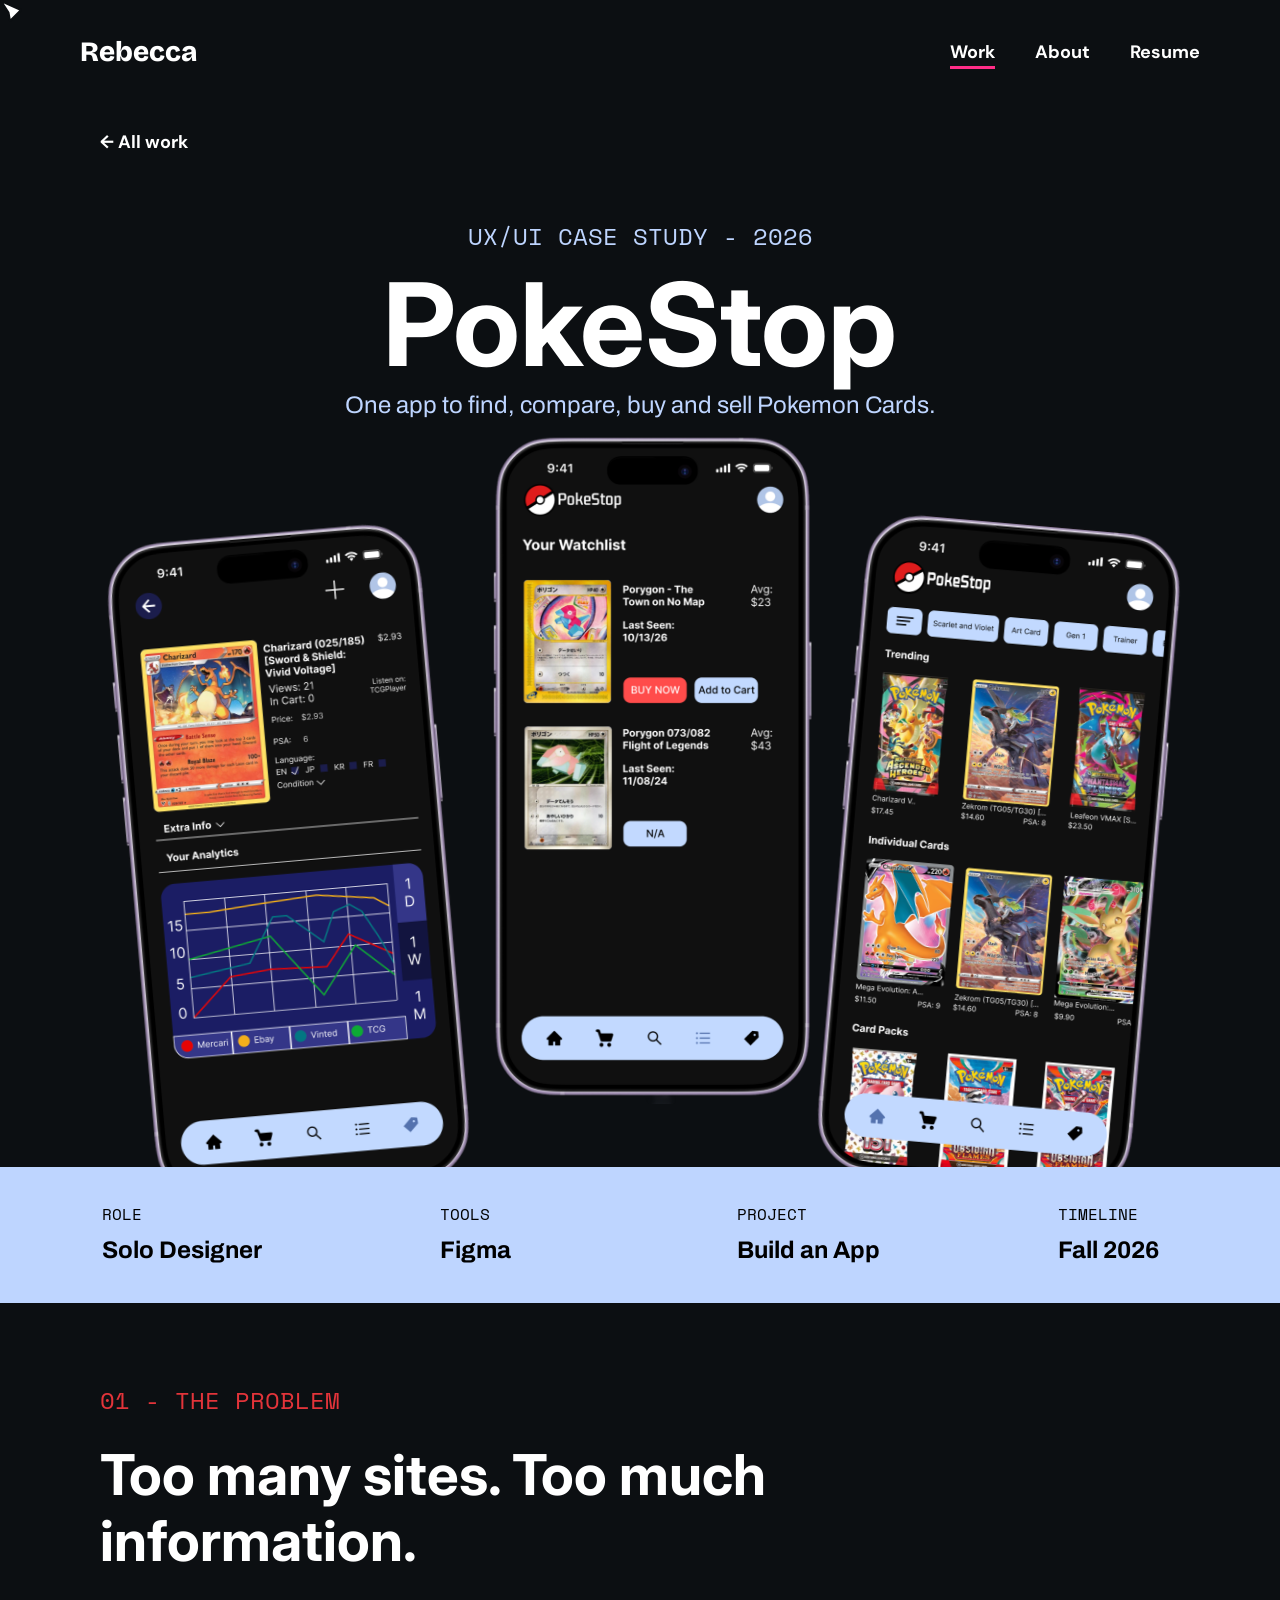
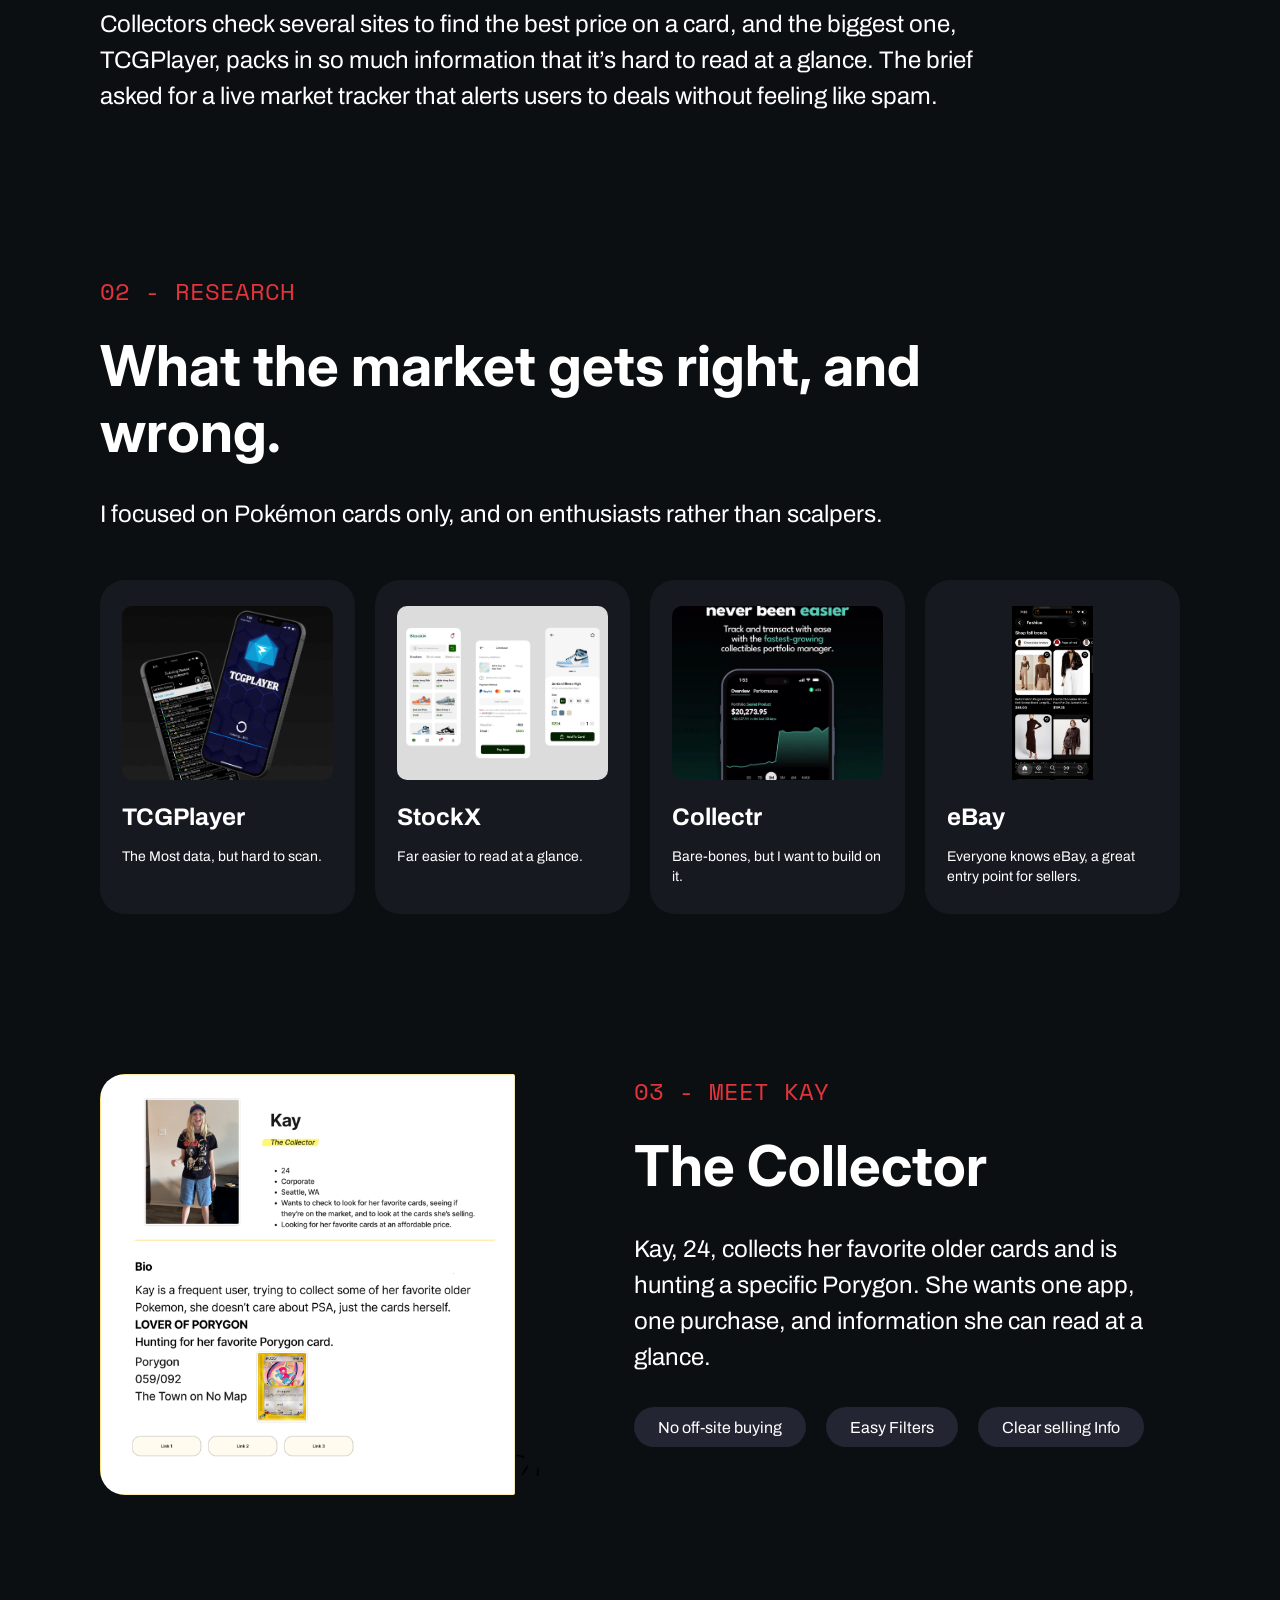
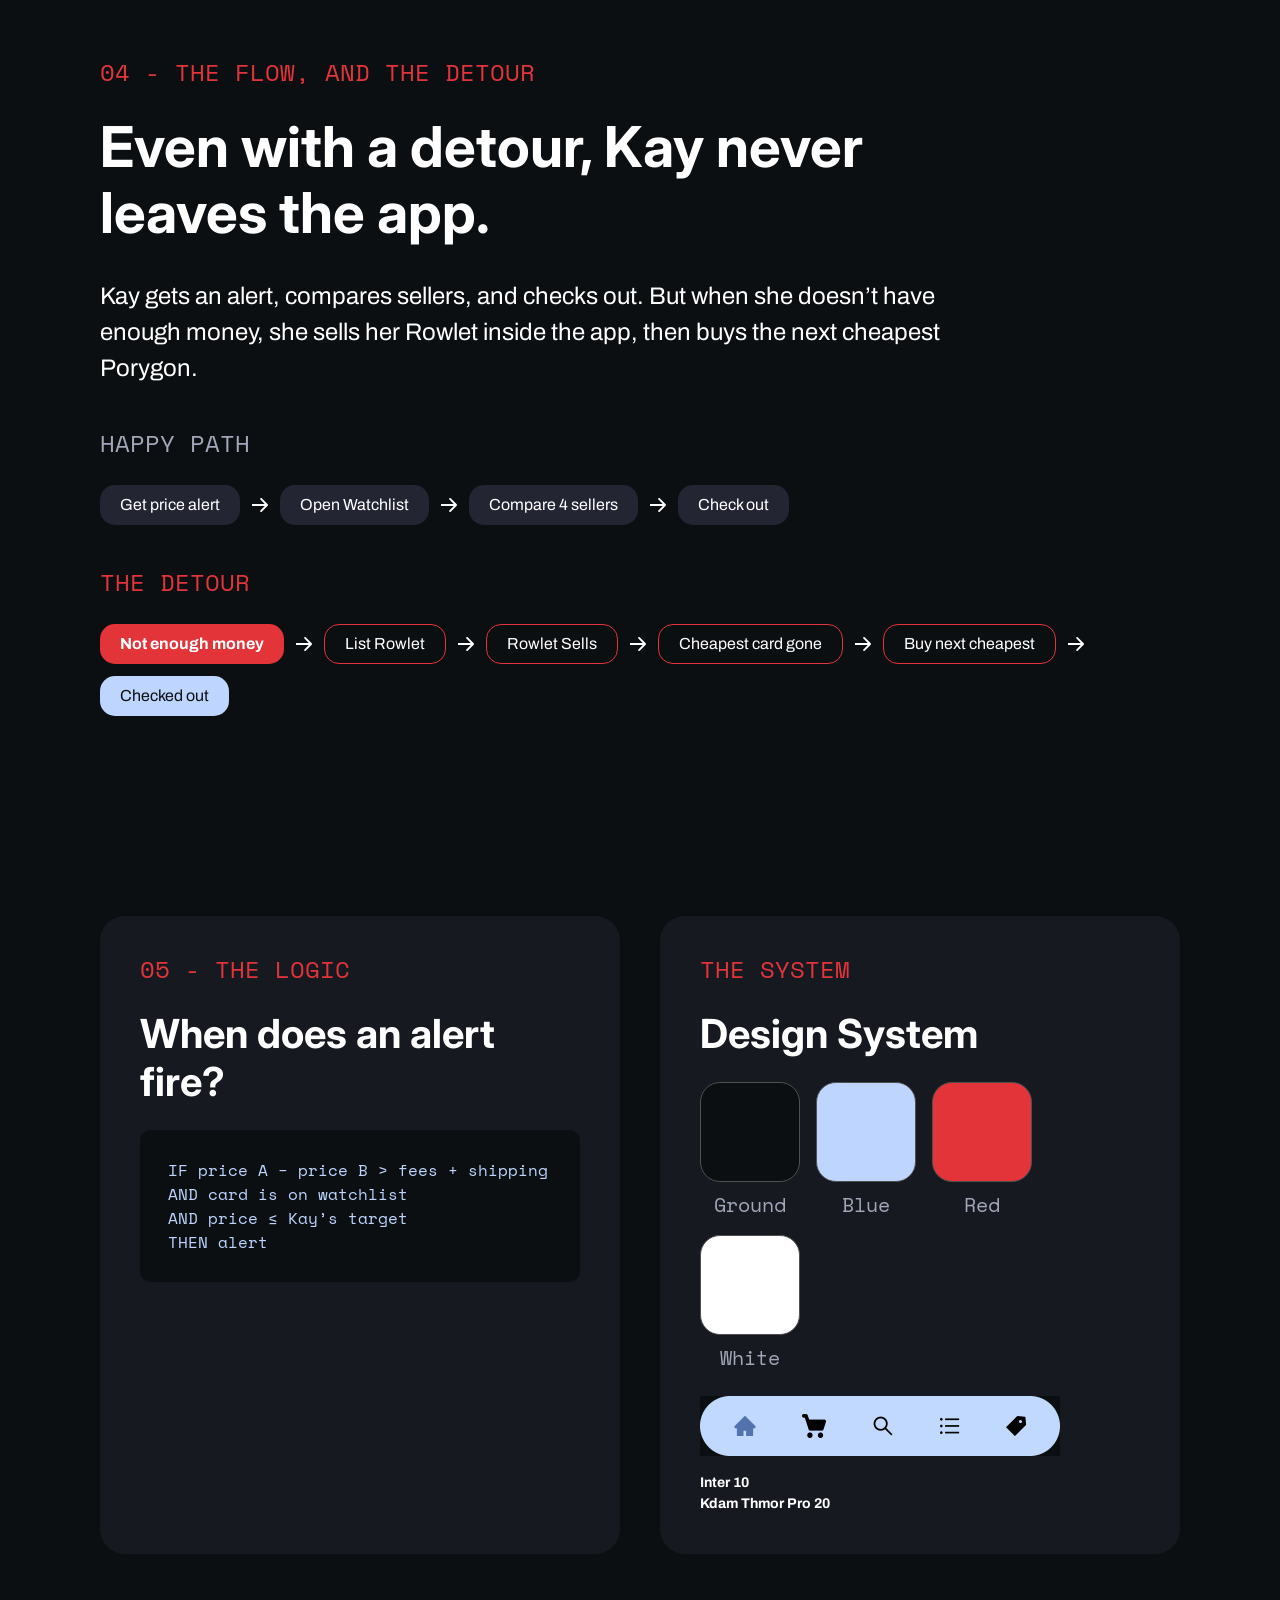
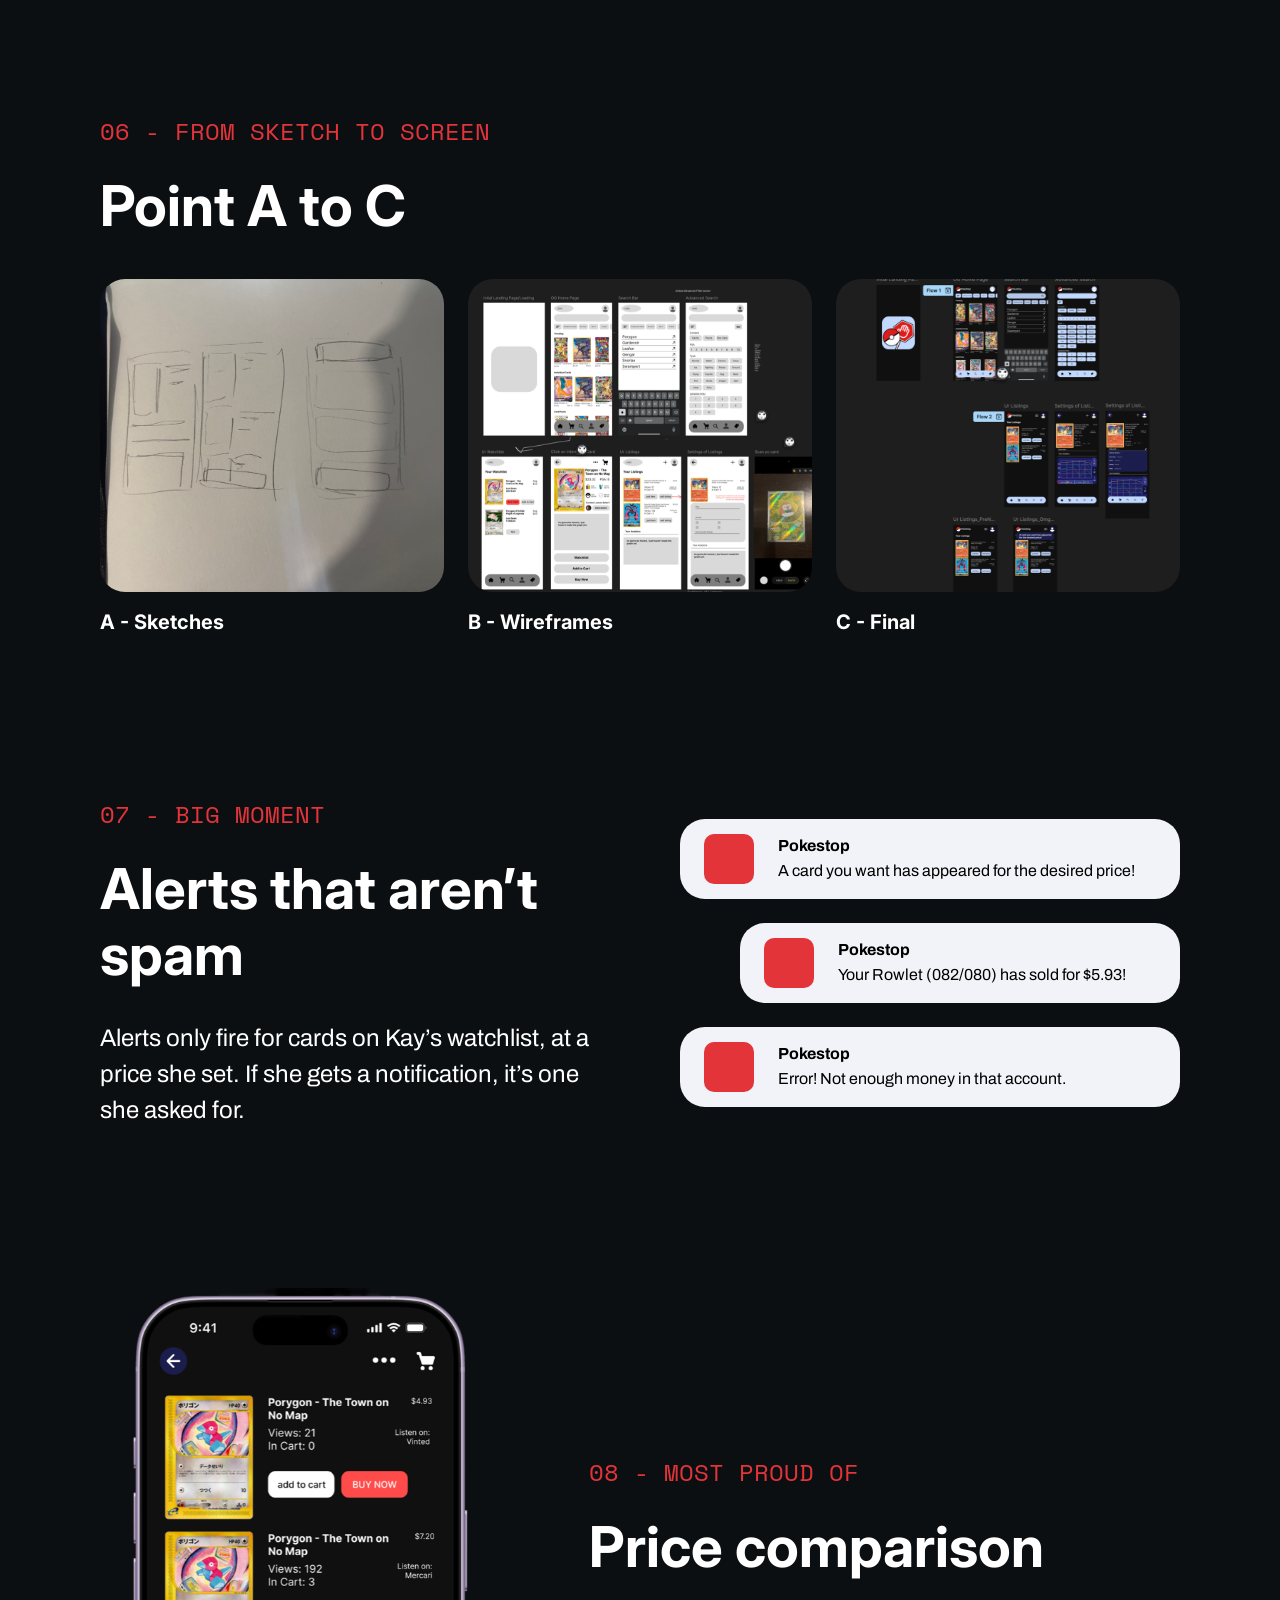
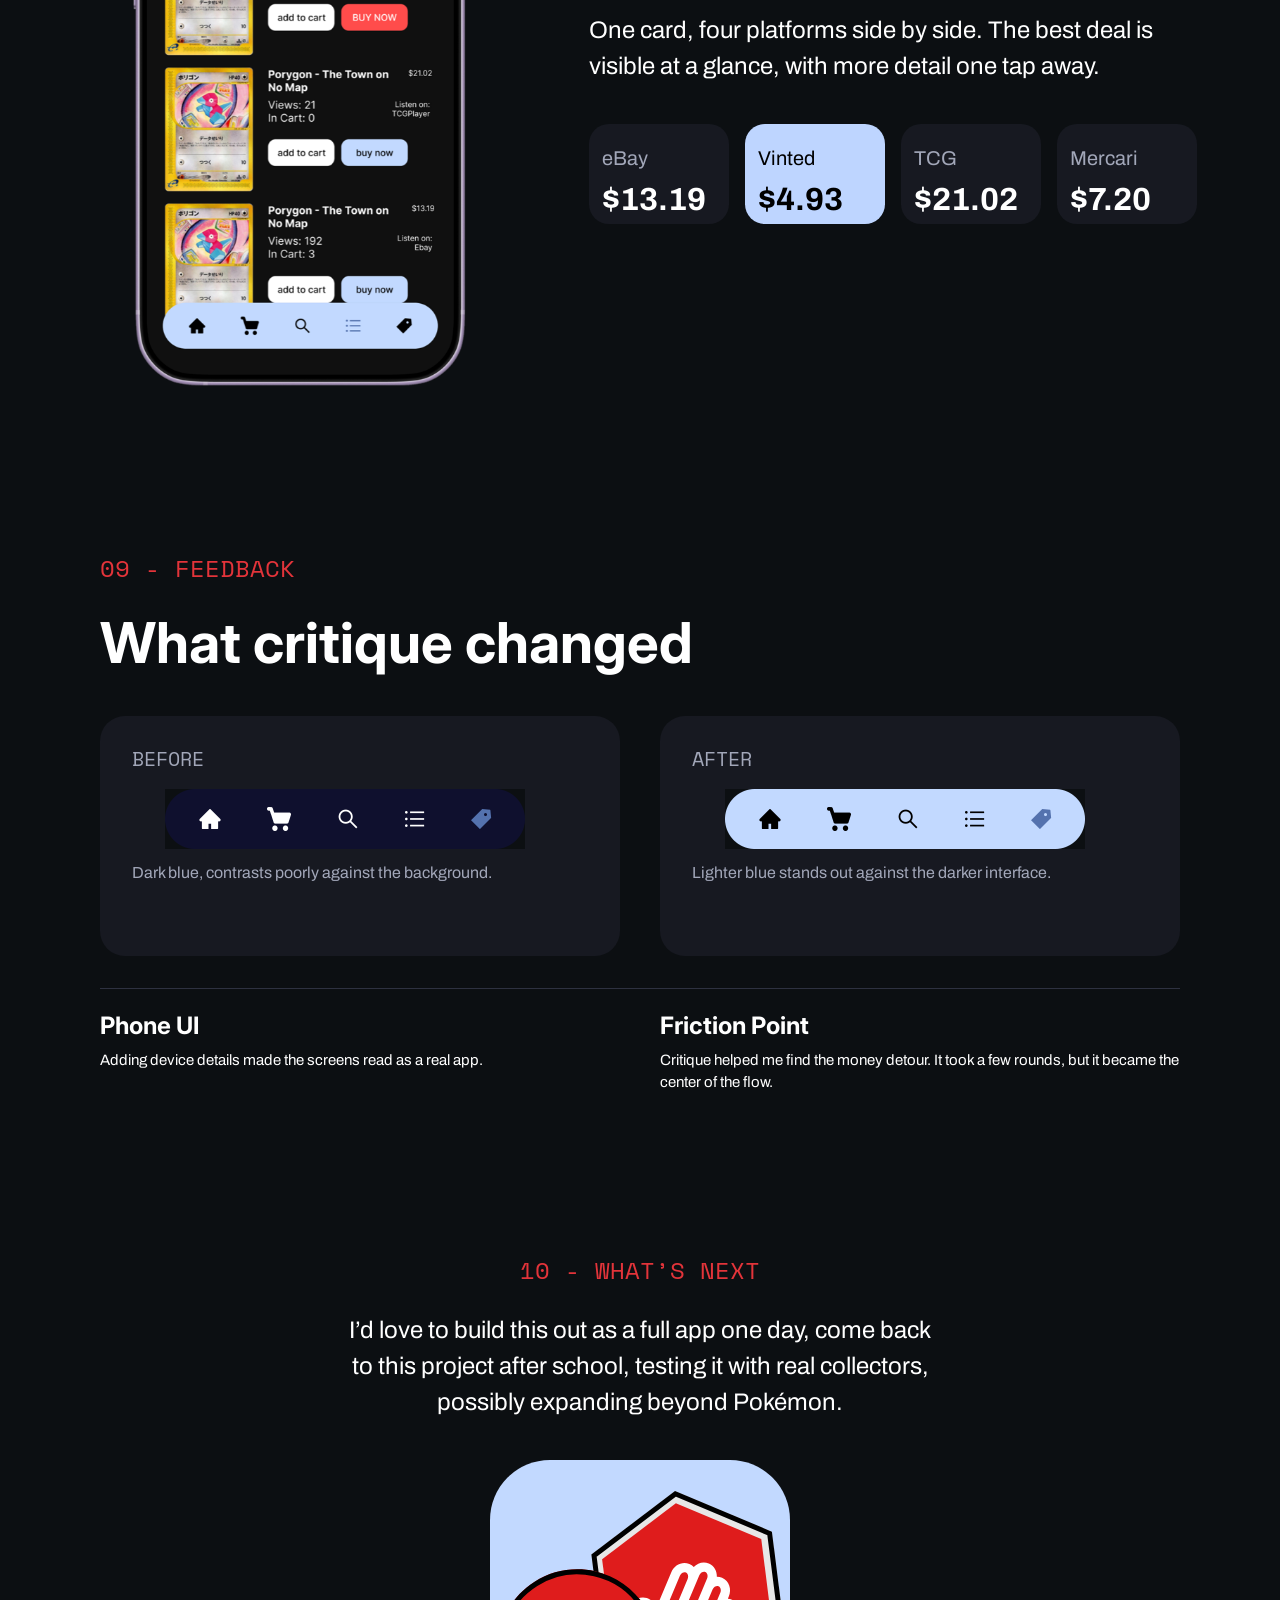
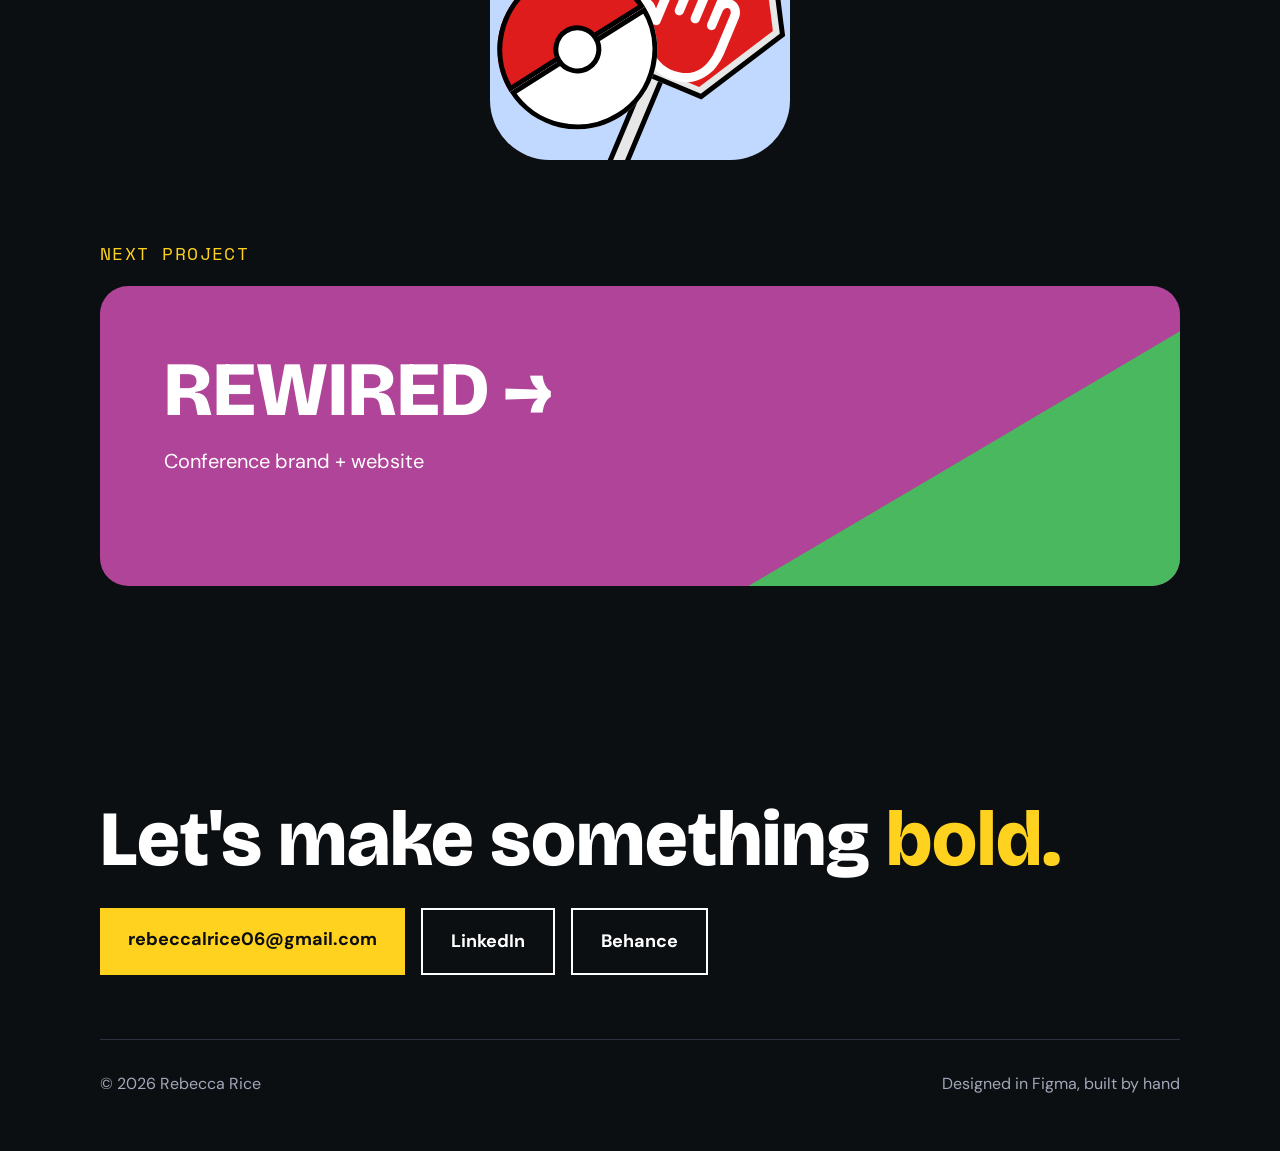
<file: work/pokestop.html>
<!doctype html>
<html lang="en">
<head>
  <meta charset="utf-8">
  <meta name="viewport" content="width=device-width, initial-scale=1">
  <title>PokeStop | Rebecca Rice</title>
  <meta name="description" content="PokeStop: one app to find, compare, buy and sell Pokémon cards, with price alerts that aren't spam. A solo UX/UI case study by Rebecca Rice.">
  <link rel="icon" href="../assets/favicon/favicon.svg" type="image/svg+xml">
  <link rel="icon" href="../assets/favicon/favicon-32.png" sizes="32x32" type="image/png">
  <link rel="apple-touch-icon" href="../assets/favicon/apple-touch-icon.png">
  <link rel="preconnect" href="https://fonts.googleapis.com">
  <link rel="preconnect" href="https://fonts.gstatic.com" crossorigin>
  <link href="https://fonts.googleapis.com/css2?family=Archivo:wdth,wght@100,400;100,700&family=Bricolage+Grotesque:opsz,wght@12..96,700;12..96,800&family=DM+Sans:ital,opsz,wght@0,9..40,400;0,9..40,500;0,9..40,700;1,9..40,400;1,9..40,500&family=Inter:wght@700&family=Space+Mono:ital@0;1&display=swap" rel="stylesheet">
  <link rel="stylesheet" href="../css/styles.css">
  <link rel="stylesheet" href="../css/pokestop.css">
</head>
<body>
  <a class="skip-link" href="#main">Skip to content</a>
  <nav class="nav nav--solid" aria-label="Main">
    <a class="logo" href="../index.html">Rebecca</a>
    <button class="nav__toggle" aria-label="Menu" aria-expanded="false"><span></span><span></span><span></span></button>
    <div class="nav__links">
      <a href="../index.html#work" aria-current="page">Work</a>
      <a href="../about.html">About</a>
      <a href="../assets/Rebecca-Rice-Resume.pdf">Resume</a>
      <a href="#contact" class="nav__contact-mobile">Contact</a>
    </div>
  </nav>
  <div class="back"><a href="../index.html#work">← All work</a></div>

  <main id="main" class="ps">
    <!-- Hero -->
    <header class="ps-hero">
      <p class="eyebrow-ps">UX/UI CASE STUDY - 2026</p>
      <h1>PokeStop</h1>
      <p class="tag">One app to find, compare, buy and sell Pokemon Cards.</p>
      <div class="ps-phones">
        <img class="p-left" src="../assets/img/pokestop/hero-left.png" alt="PokeStop card detail screen with a price chart" width="1162" height="1882">
        <img class="p-mid" src="../assets/img/pokestop/hero-center.png" alt="PokeStop watchlist screen with card listings" width="1104" height="1826">
        <img class="p-right" src="../assets/img/pokestop/hero-right.png" alt="PokeStop browse screen with a grid of Pokémon cards" width="1144" height="1802">
      </div>
    </header>
    <div class="ps-facts">
      <dl class="ps-facts__inner">
        <div><dt>Role</dt><dd>Solo Designer</dd></div>
        <div><dt>Tools</dt><dd>Figma</dd></div>
        <div><dt>Project</dt><dd>Build an App</dd></div>
        <div><dt>Timeline</dt><dd>Fall 2026</dd></div>
      </dl>
    </div>

    <!-- 01 Problem -->
    <section class="ps-sec">
      <p class="ps-label">01 - The problem</p>
      <h2 class="ps-h2">Too many sites. Too much information.</h2>
      <p class="ps-text">Collectors check several sites to find the best price on a card, and the biggest one, TCGPlayer, packs in so much information that it’s hard to read at a glance. The brief asked for a live market tracker that alerts users to deals without feeling like spam.</p>
    </section>

    <!-- 02 Research -->
    <section class="ps-sec">
      <p class="ps-label">02 - Research</p>
      <h2 class="ps-h2">What the market gets right, and wrong.</h2>
      <p class="ps-text">I focused on Pokémon cards only, and on enthusiasts rather than scalpers.</p>
      <div class="ps-cards">
        <article class="ps-card">
          <div class="ps-card__img"><img src="../assets/img/pokestop/research-tcgplayer.png" alt="TCGPlayer card page" loading="lazy"></div>
          <h3>TCGPlayer</h3>
          <p>The Most data, but hard to scan.</p>
        </article>
        <article class="ps-card">
          <div class="ps-card__img"><img src="../assets/img/pokestop/research-stockx.png" alt="StockX product page" loading="lazy"></div>
          <h3>StockX</h3>
          <p>Far easier to read at a glance.</p>
        </article>
        <article class="ps-card">
          <div class="ps-card__img"><img src="../assets/img/pokestop/research-collectr.png" alt="Collectr app screen" loading="lazy" style="object-position: center 30%"></div>
          <h3>Collectr</h3>
          <p>Bare-bones, but I want to build on it.</p>
        </article>
        <article class="ps-card">
          <div class="ps-card__img ps-card__img--phone"><img src="../assets/img/pokestop/research-ebay.png" alt="eBay app listing screen" loading="lazy"></div>
          <h3>eBay</h3>
          <p>Everyone knows eBay, a great entry point for sellers.</p>
        </article>
      </div>
    </section>

    <!-- 03 Persona -->
    <section class="ps-sec">
      <div class="ps-persona">
        <div class="ps-persona__img"><img src="../assets/img/pokestop/persona-kay.png" alt="User persona card for Kay, 24, a Pokémon card collector" loading="lazy"></div>
        <div>
          <p class="ps-label">03 - Meet Kay</p>
          <h2 class="ps-h2">The Collector</h2>
          <p class="ps-text">Kay, 24, collects her favorite older cards and is hunting a specific Porygon. She wants one app, one purchase, and information she can read at a glance.</p>
          <div class="ps-chips">
            <span class="ps-chip">No off-site buying</span>
            <span class="ps-chip">Easy Filters</span>
            <span class="ps-chip">Clear selling Info</span>
          </div>
        </div>
      </div>
    </section>

    <!-- 04 Flow -->
    <section class="ps-sec">
      <p class="ps-label">04 - The flow, and the detour</p>
      <h2 class="ps-h2">Even with a detour, Kay never leaves the app.</h2>
      <p class="ps-text">Kay gets an alert, compares sellers, and checks out. But when she doesn’t have enough money, she sells her Rowlet inside the app, then buys the next cheapest Porygon.</p>
      <p class="ps-label ps-label--gray" style="margin-top:40px">Happy path</p>
      <div class="ps-flow" role="list" aria-label="Happy path">
        <span class="ps-step" role="listitem">Get price alert</span><img src="../assets/img/pokestop/arrow.svg" alt="">
        <span class="ps-step" role="listitem">Open Watchlist</span><img src="../assets/img/pokestop/arrow.svg" alt="">
        <span class="ps-step" role="listitem">Compare 4 sellers</span><img src="../assets/img/pokestop/arrow.svg" alt="">
        <span class="ps-step" role="listitem">Check out</span>
      </div>
      <p class="ps-label">The detour</p>
      <div class="ps-flow" role="list" aria-label="The detour">
        <span class="ps-step ps-step--red" role="listitem">Not enough money</span><img src="../assets/img/pokestop/arrow.svg" alt="">
        <span class="ps-step ps-step--outline" role="listitem">List Rowlet</span><img src="../assets/img/pokestop/arrow.svg" alt="">
        <span class="ps-step ps-step--outline" role="listitem">Rowlet Sells</span><img src="../assets/img/pokestop/arrow.svg" alt="">
        <span class="ps-step ps-step--outline" role="listitem">Cheapest card gone</span><img src="../assets/img/pokestop/arrow.svg" alt="">
        <span class="ps-step ps-step--outline" role="listitem">Buy next cheapest</span><img src="../assets/img/pokestop/arrow.svg" alt="">
        <span class="ps-step ps-step--done" role="listitem">Checked out</span>
      </div>
    </section>

    <!-- 05 Logic + system -->
    <section class="ps-sec">
      <div class="ps-pair">
        <div class="ps-panel">
          <p class="ps-label">05 - The logic</p>
          <h3>When does an alert fire?</h3>
          <pre class="ps-code">IF price A − price B &gt; fees + shipping
AND card is on watchlist
AND price ≤ Kay’s target
THEN alert</pre>
        </div>
        <div class="ps-panel">
          <p class="ps-label">The system</p>
          <h3>Design System</h3>
          <div class="ps-swatches">
            <div class="ps-swatch"><i style="background:#0c0f12"></i>Ground</div>
            <div class="ps-swatch"><i style="background:#bed5ff"></i>Blue</div>
            <div class="ps-swatch"><i style="background:#e3343a"></i>Red</div>
            <div class="ps-swatch"><i style="background:#fff"></i>White</div>
          </div>
          <img class="pill" src="../assets/img/pokestop/navpill-system.png" alt="PokeStop bottom navigation bar with home, search, cart, listings and tag icons" width="360" height="60">
          <p class="ps-type">Inter 10<br>Kdam Thmor Pro 20</p>
        </div>
      </div>
    </section>

    <!-- 06 Sketch to screen -->
    <section class="ps-sec">
      <p class="ps-label">06 - From sketch to screen</p>
      <h2 class="ps-h2">Point A to C</h2>
      <div class="ps-trio">
        <figure><img src="../assets/img/pokestop/sketches.jpg" alt="Hand-drawn sketches of the app screens" loading="lazy"><figcaption>A - Sketches</figcaption></figure>
        <figure><img src="../assets/img/pokestop/wireframes.png" alt="Low-fidelity wireframes of the app screens" loading="lazy"><figcaption>B - Wireframes</figcaption></figure>
        <figure><img src="../assets/img/pokestop/final.png" alt="Final high-fidelity PokeStop screens" loading="lazy"><figcaption>C - Final</figcaption></figure>
      </div>
    </section>

    <!-- 07 Big moment -->
    <section class="ps-sec">
      <div class="ps-split">
        <div>
          <p class="ps-label">07 - Big moment</p>
          <h2 class="ps-h2">Alerts that aren’t spam</h2>
          <p class="ps-text">Alerts only fire for cards on Kay’s watchlist, at a price she set. If she gets a notification, it’s one she asked for.</p>
        </div>
        <div class="ps-notes">
          <div class="ps-note"><i class="ps-note__icon" aria-hidden="true"></i><p><b>Pokestop</b><span>A card you want has appeared for the desired price!</span></p></div>
          <div class="ps-note ps-note--indent"><i class="ps-note__icon" aria-hidden="true"></i><p><b>Pokestop</b><span>Your Rowlet (082/080) has sold for $5.93!</span></p></div>
          <div class="ps-note"><i class="ps-note__icon" aria-hidden="true"></i><p><b>Pokestop</b><span>Error! Not enough money in that account.</span></p></div>
        </div>
      </div>
    </section>

    <!-- 08 Most proud of -->
    <section class="ps-sec">
      <div class="ps-price">
        <div class="ps-price__phone"><img src="../assets/img/pokestop/price-phone.png" alt="PokeStop price comparison screen showing one card across four platforms" loading="lazy"></div>
        <div>
          <p class="ps-label">08 - Most proud of</p>
          <h2 class="ps-h2">Price comparison</h2>
          <p class="ps-text">One card, four platforms side by side. The best deal is visible at a glance, with more detail one tap away.</p>
          <div class="ps-tiles">
            <div class="ps-tile"><small>eBay</small><b>$13.19</b></div>
            <div class="ps-tile ps-tile--best"><small>Vinted</small><b>$4.93</b></div>
            <div class="ps-tile"><small>TCG</small><b>$21.02</b></div>
            <div class="ps-tile"><small>Mercari</small><b>$7.20</b></div>
          </div>
        </div>
      </div>
    </section>

    <!-- 09 Feedback -->
    <section class="ps-sec">
      <p class="ps-label">09 - Feedback</p>
      <h2 class="ps-h2">What critique changed</h2>
      <div class="ps-ba">
        <div class="ps-ba__card">
          <p class="k">BEFORE</p>
          <img src="../assets/img/pokestop/navpill-before.png" alt="Navigation bar with a dark blue background" width="360" height="60" loading="lazy">
          <p>Dark blue, contrasts poorly against the background.</p>
        </div>
        <div class="ps-ba__card">
          <p class="k">AFTER</p>
          <img src="../assets/img/pokestop/navpill-after.png" alt="Navigation bar with a lighter blue background" width="360" height="60" loading="lazy">
          <p>Lighter blue stands out against the darker interface.</p>
        </div>
      </div>
      <hr class="ps-rule">
      <div class="ps-ba__notes">
        <div><h3>Phone UI</h3><p>Adding device details made the screens read as a real app.</p></div>
        <div><h3>Friction Point</h3><p>Critique helped me find the money detour. It took a few rounds, but it became the center of the flow.</p></div>
      </div>
    </section>

    <!-- 10 What's next -->
    <section class="ps-sec ps-next">
      <p class="ps-label">10 - What’s next</p>
      <p class="ps-text">I’d love to build this out as a full app one day, come back to this project after school, testing it with real collectors, possibly expanding beyond Pokémon.</p>
      <div class="ps-pokeball"><img src="../assets/img/pokestop/pokeball.svg" alt="PokeStop app icon: a red stop sign over a Poké Ball"></div>
    </section>
  </main>

  <section class="next" aria-label="Next project">
    <h2 class="label">Next project</h2>
    <a class="next__card" href="rewired.html" style="--next-bg: #b04499; --next-accent: #4ab85e" data-view>
      <h2>REWIRED →</h2>
      <p>Conference brand + website</p>
    </a>
  </section>

  <footer class="footer" id="contact">
    <div class="footer__inner">
      <h2>Let's make something <span>bold.</span></h2>
      <div class="footer__links">
        <a class="btn btn--yellow" href="mailto:rebeccalrice06@gmail.com">rebeccalrice06@gmail.com</a>
        <a class="btn btn--ghost" href="https://www.linkedin.com/in/rebecca-rice-29888b340/" target="_blank" rel="noopener noreferrer">LinkedIn</a>
        <a class="btn btn--ghost" href="https://www.behance.net/rebeccarice12" target="_blank" rel="noopener noreferrer">Behance</a>
      </div>
      <hr>
      <div class="footer__bottom"><span>© 2026 Rebecca Rice</span><span>Designed in Figma, built by hand</span></div>
    </div>
  </footer>
  <script src="../js/main.js"></script>
</body>
</html>
</file>
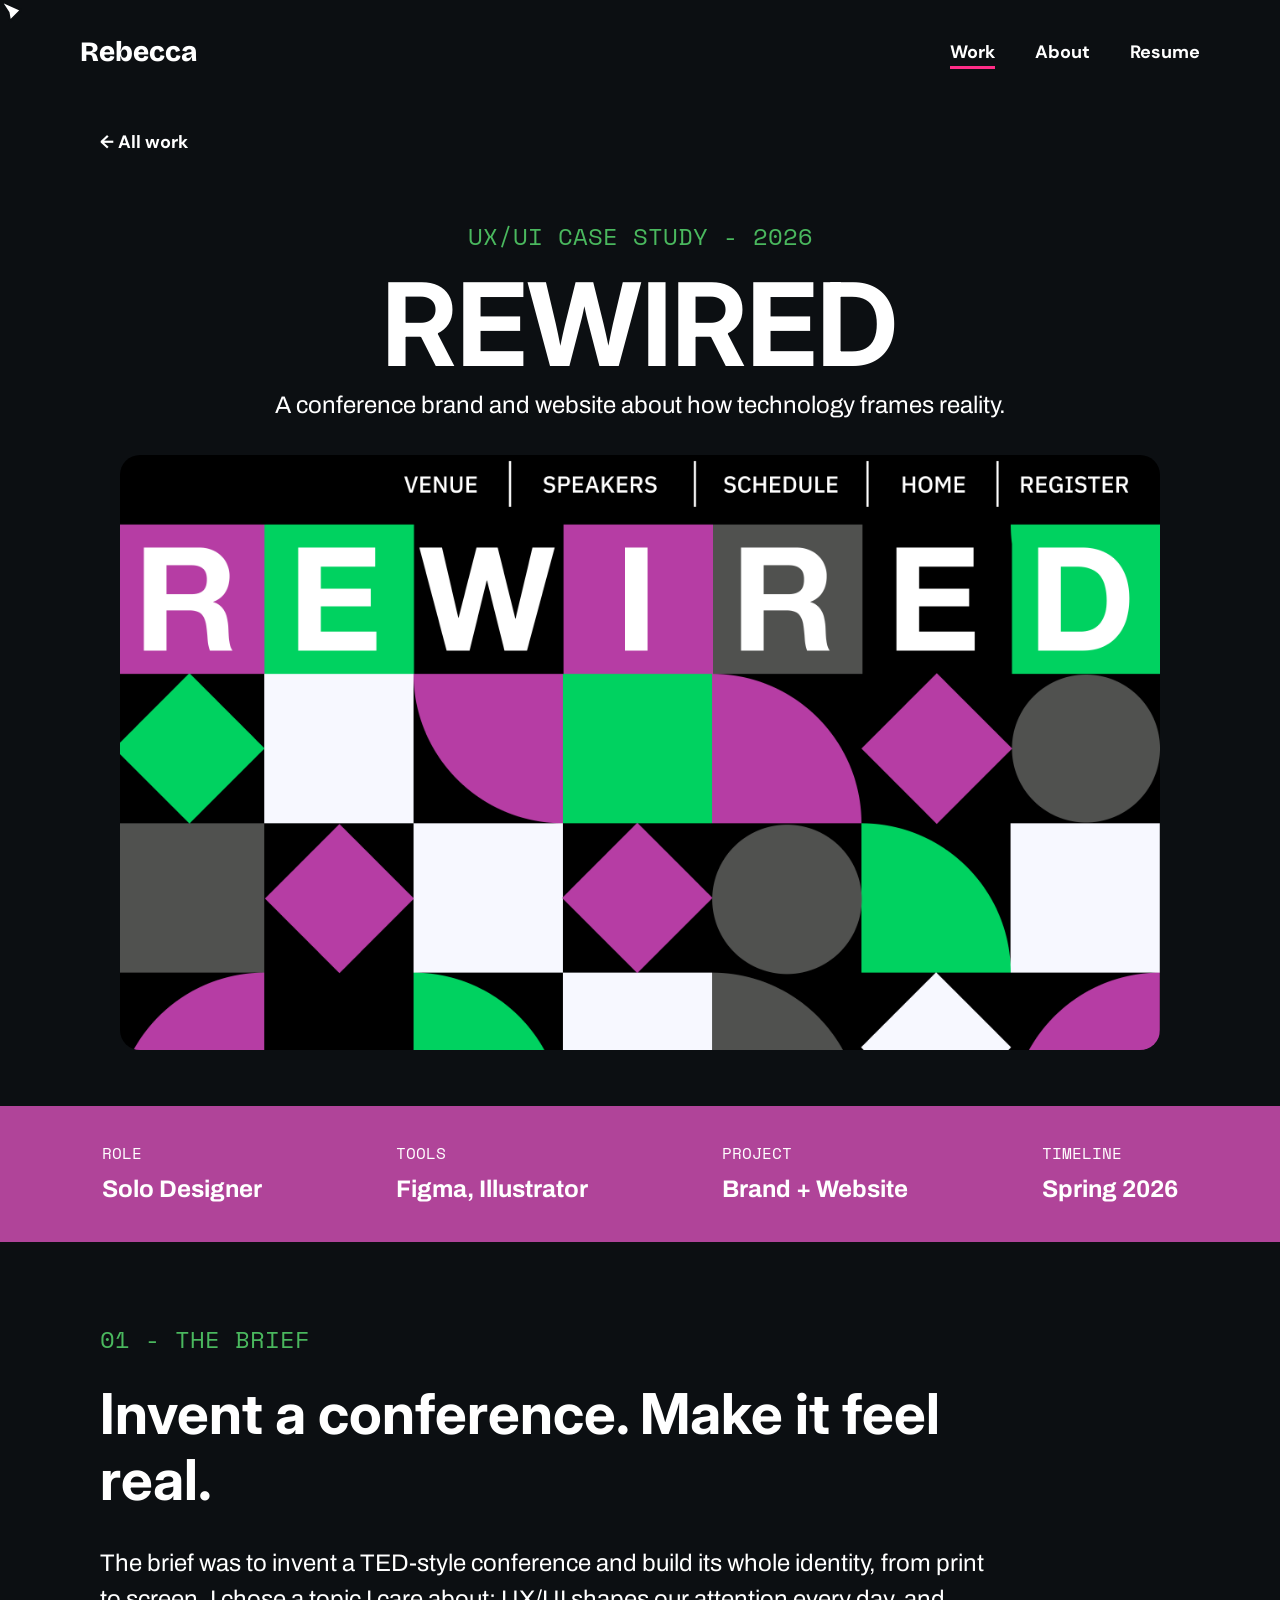
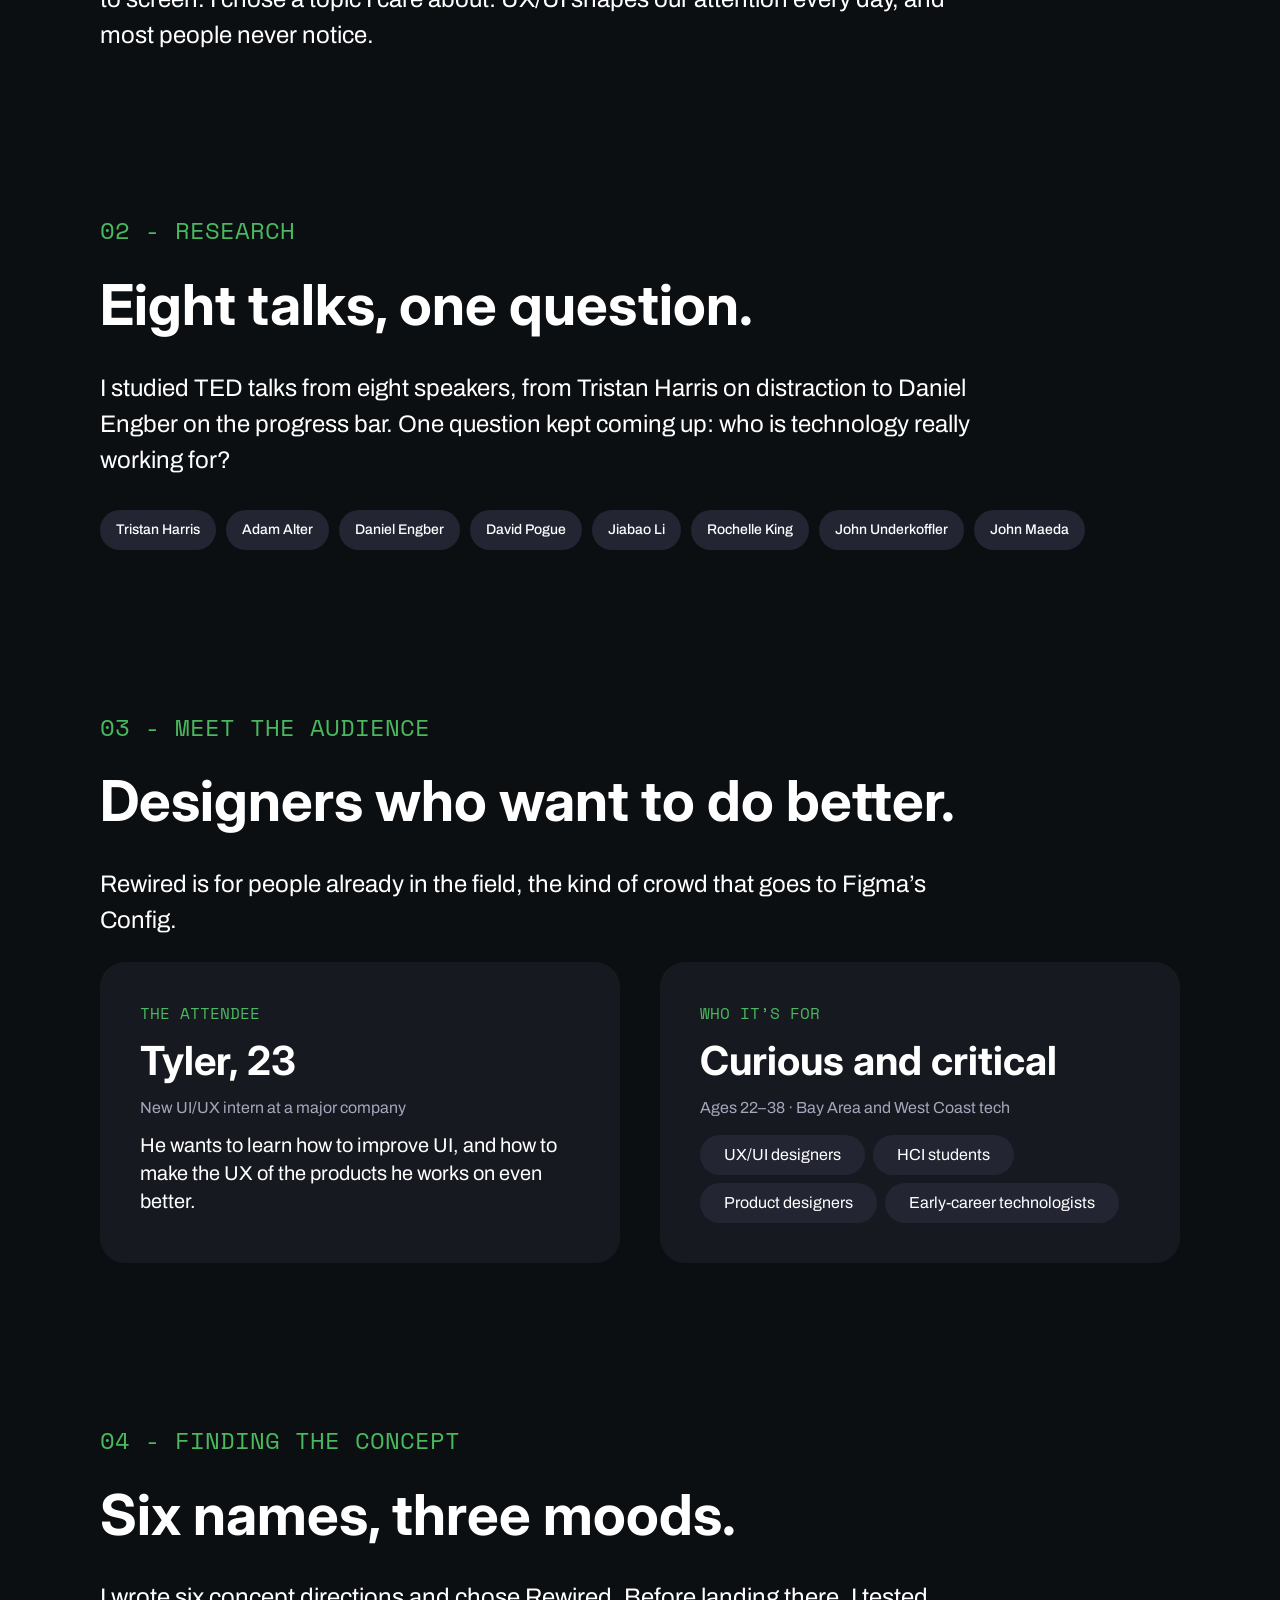
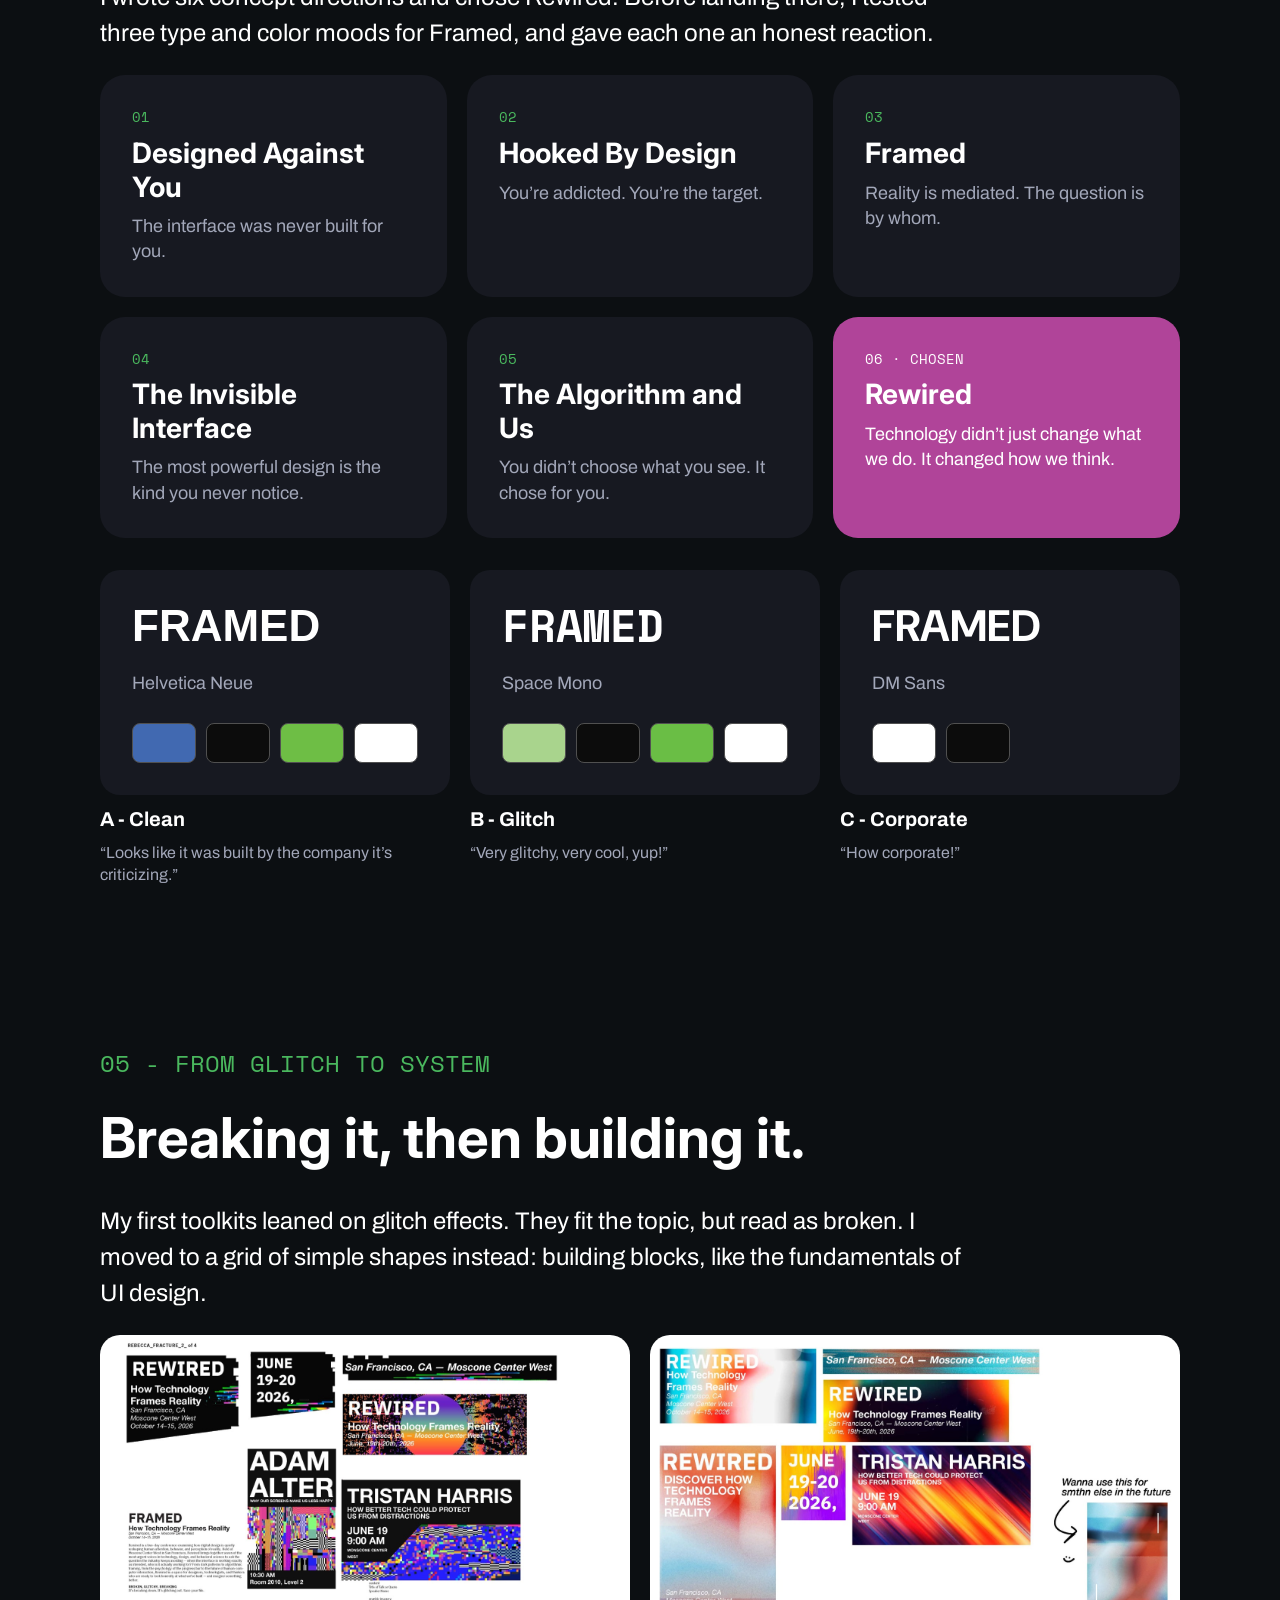
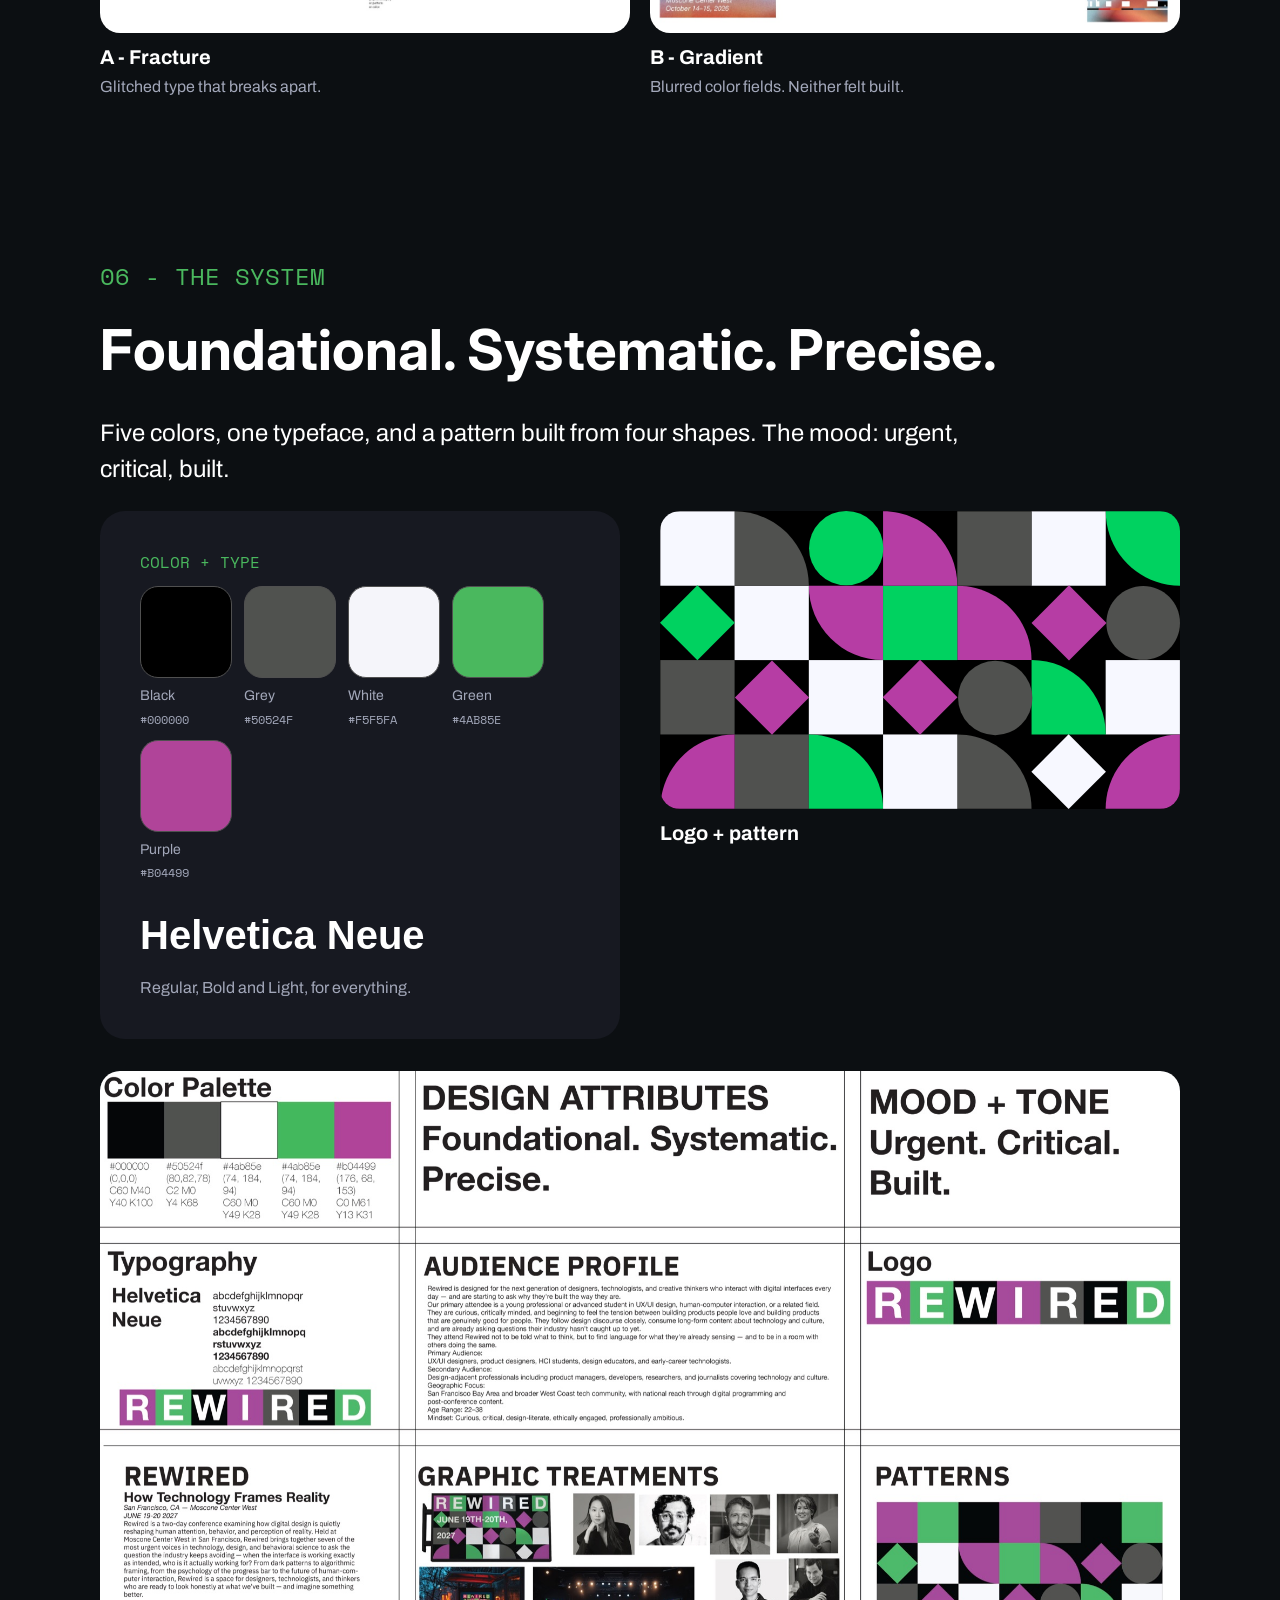
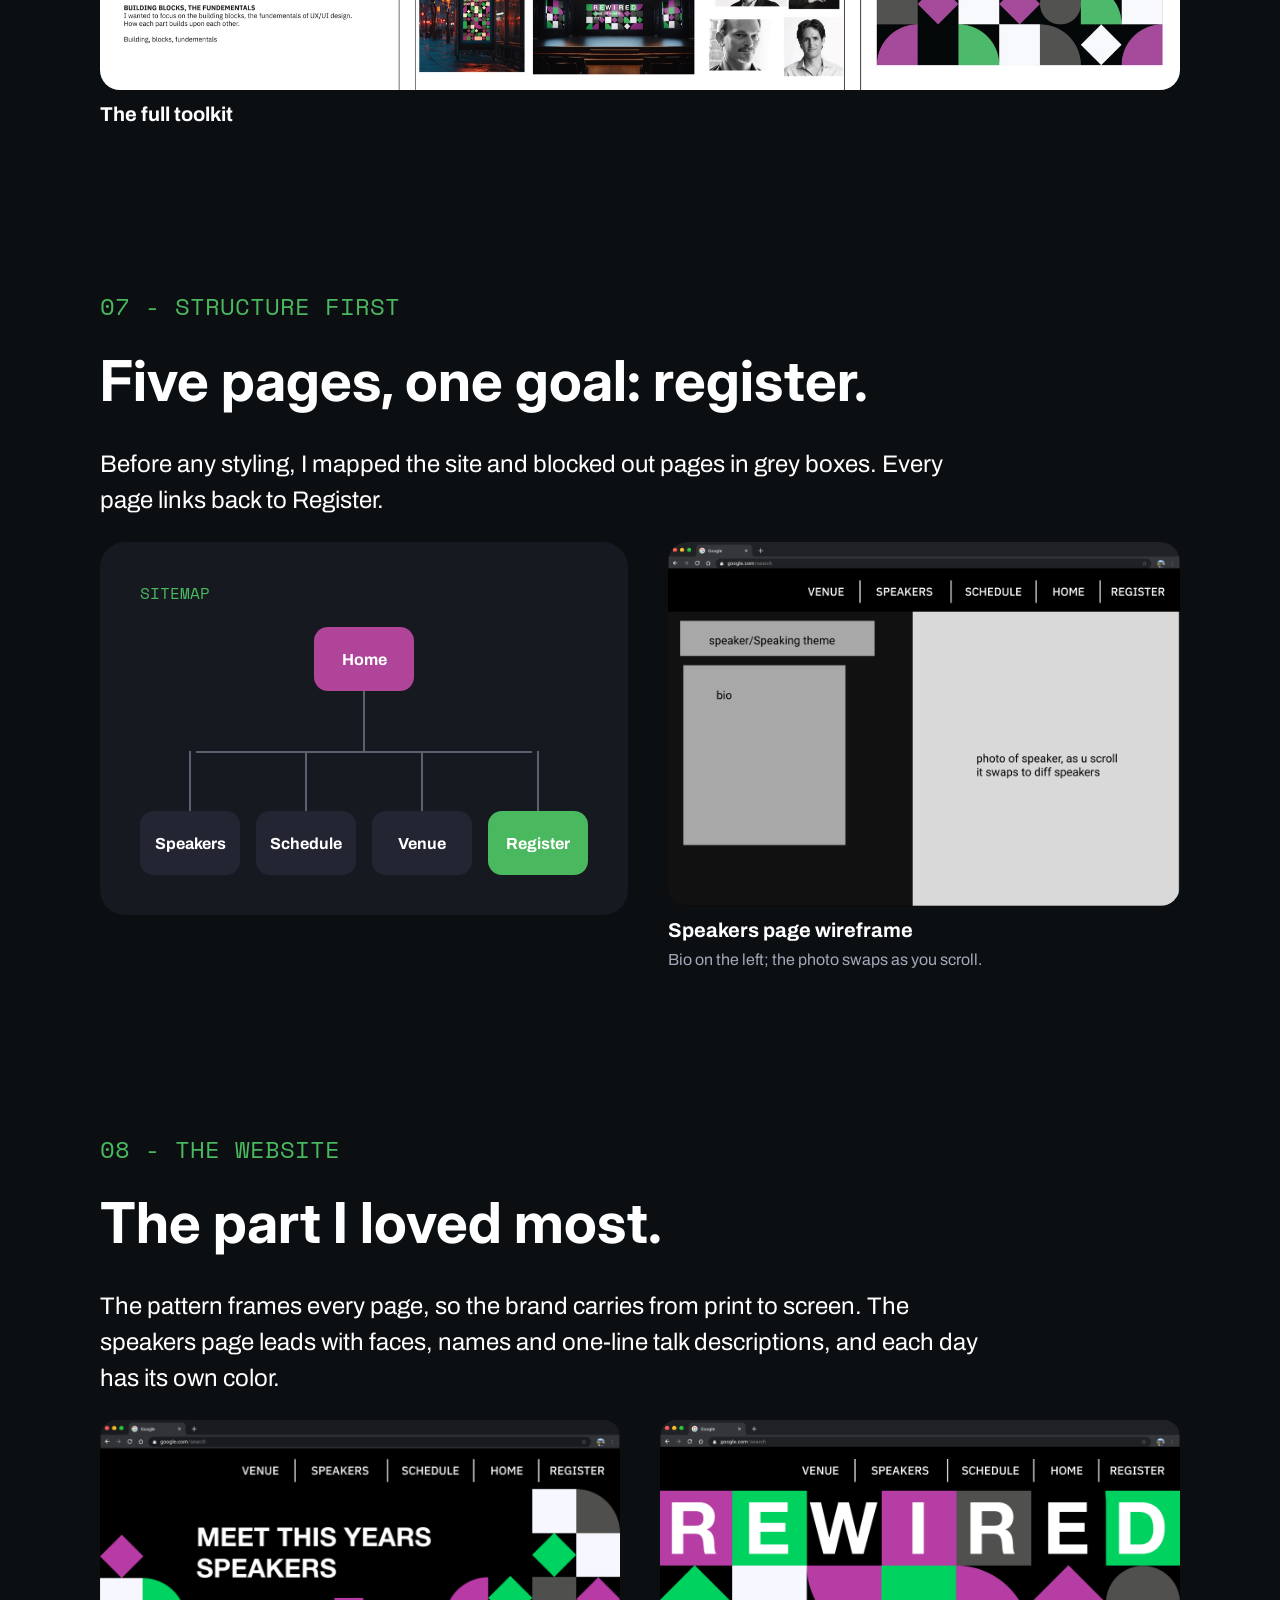
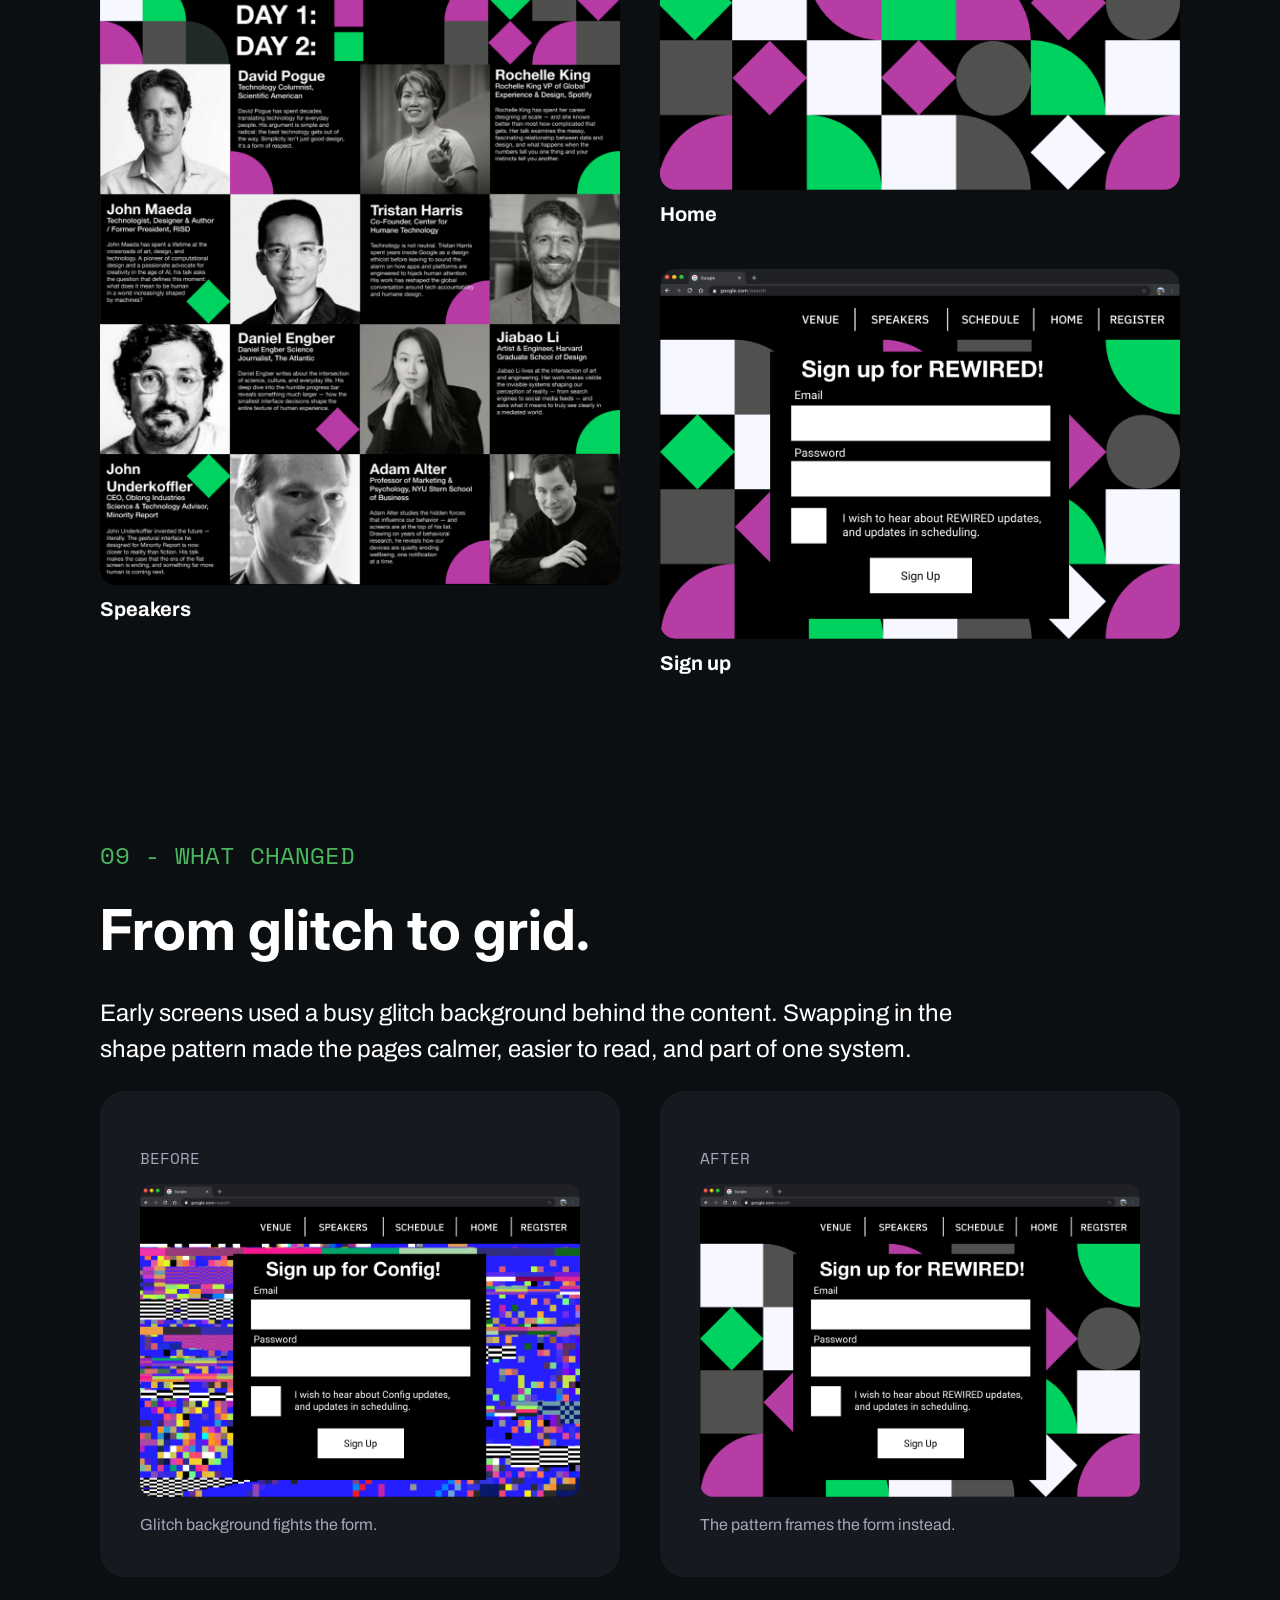
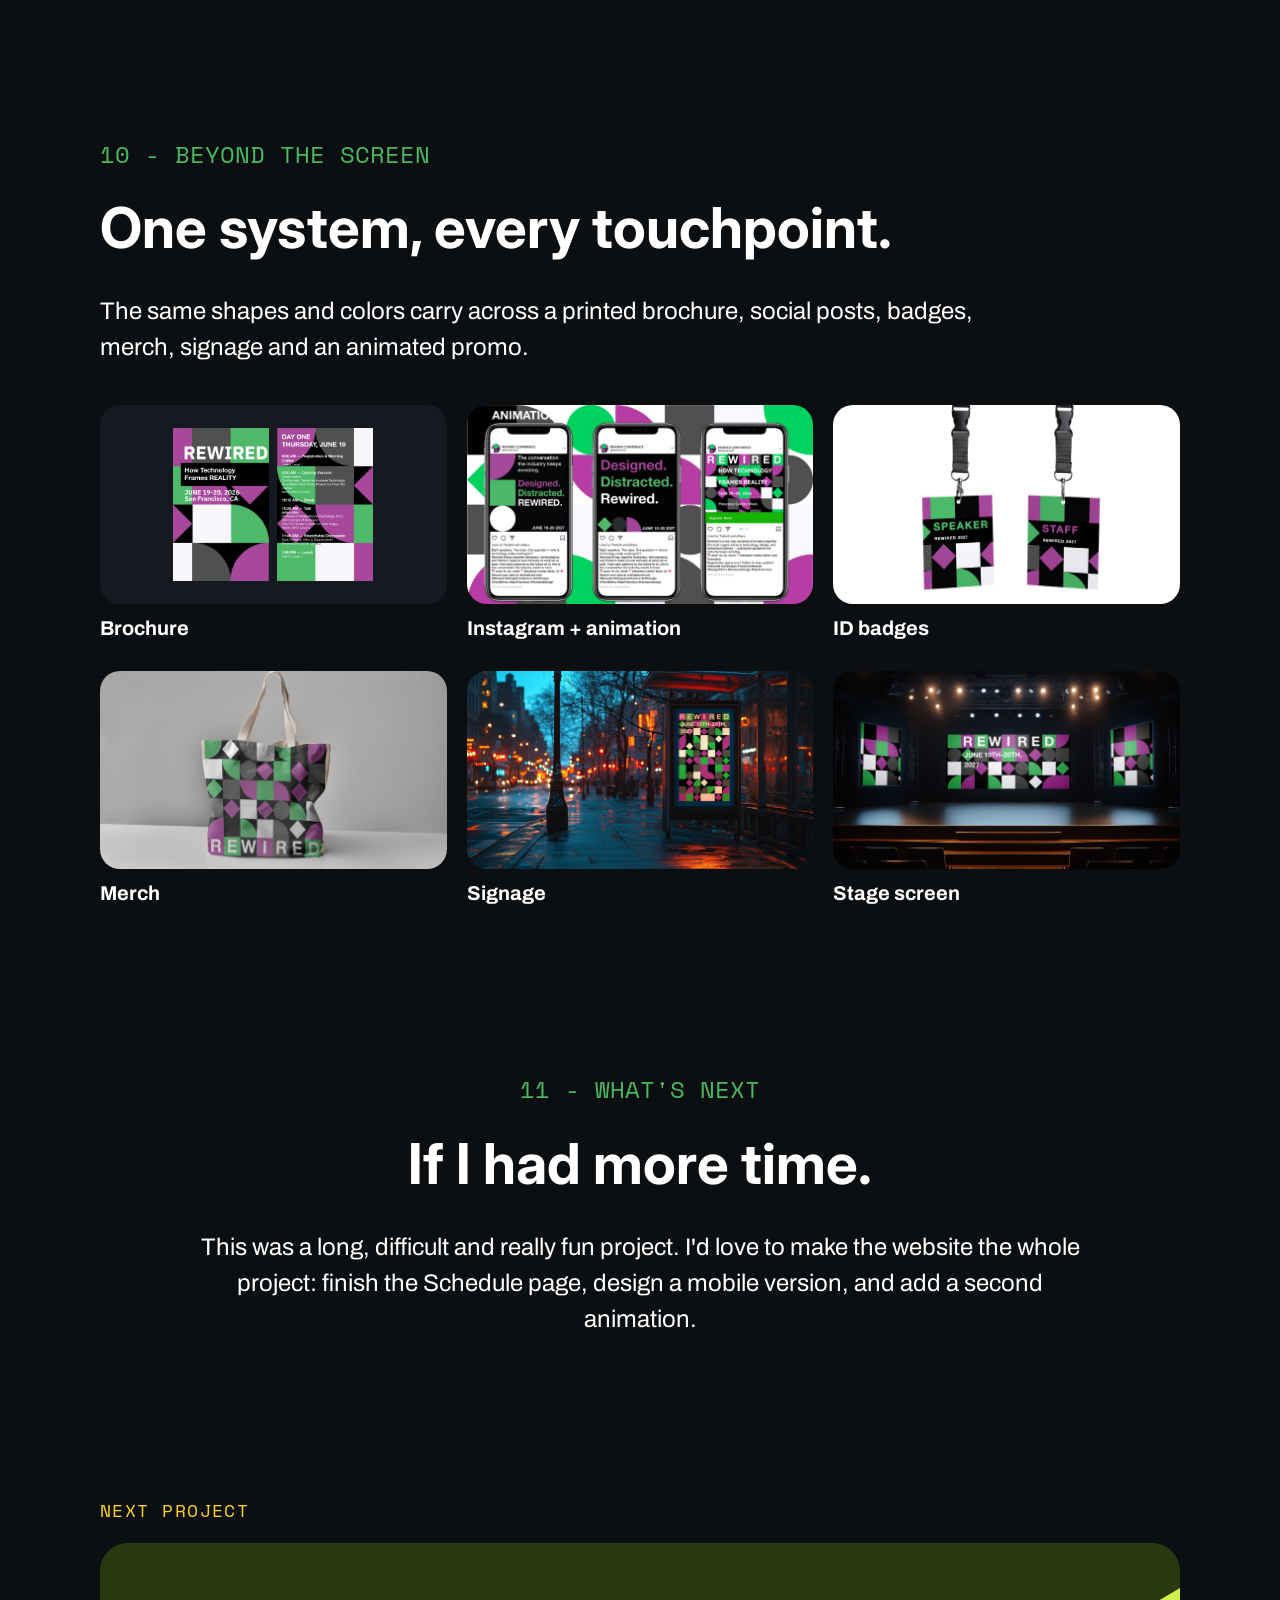
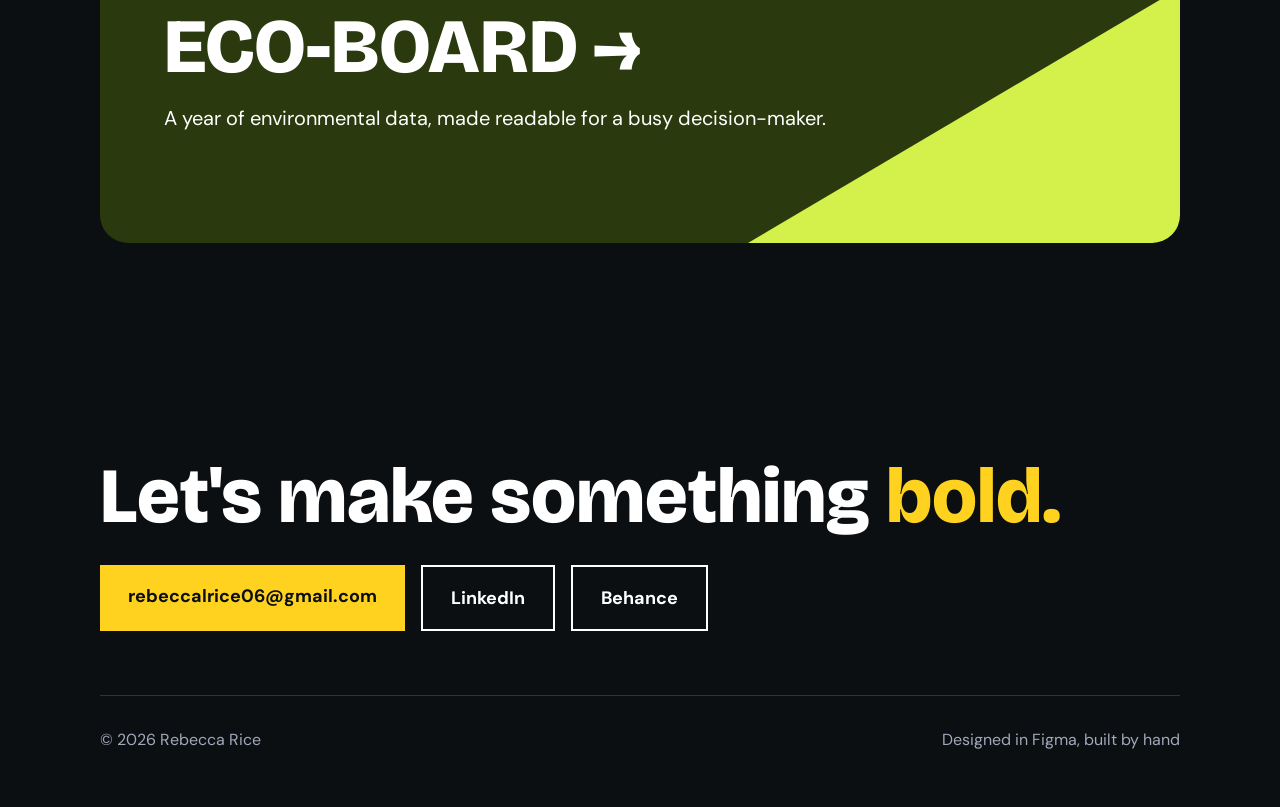
<file: work/rewired.html>
<!doctype html>
<html lang="en">
<head>
  <meta charset="utf-8">
  <meta name="viewport" content="width=device-width, initial-scale=1">
  <title>REWIRED | Rebecca Rice</title>
  <meta name="description" content="REWIRED: a conference brand and website about how technology frames reality. A solo brand and web design case study by Rebecca Rice.">
  <link rel="icon" href="../assets/favicon/favicon.svg" type="image/svg+xml">
  <link rel="icon" href="../assets/favicon/favicon-32.png" sizes="32x32" type="image/png">
  <link rel="apple-touch-icon" href="../assets/favicon/apple-touch-icon.png">
  <link rel="preconnect" href="https://fonts.googleapis.com">
  <link rel="preconnect" href="https://fonts.gstatic.com" crossorigin>
  <link href="https://fonts.googleapis.com/css2?family=Archivo:wdth,wght@100,400;100,700&family=Bricolage+Grotesque:opsz,wght@12..96,700;12..96,800&family=DM+Sans:ital,opsz,wght@0,9..40,400;0,9..40,500;0,9..40,700;1,9..40,400;1,9..40,500&family=Inter:wght@700&family=Space+Mono:ital@0;1&display=swap" rel="stylesheet">
  <link rel="stylesheet" href="../css/styles.css">
  <link rel="stylesheet" href="../css/pokestop.css">
  <link rel="stylesheet" href="../css/rewired.css">
</head>
<body>
  <a class="skip-link" href="#main">Skip to content</a>
  <nav class="nav nav--solid" aria-label="Main">
    <a class="logo" href="../index.html">Rebecca</a>
    <button class="nav__toggle" aria-label="Menu" aria-expanded="false"><span></span><span></span><span></span></button>
    <div class="nav__links">
      <a href="../index.html#work" aria-current="page">Work</a>
      <a href="../about.html">About</a>
      <a href="../assets/Rebecca-Rice-Resume.pdf">Resume</a>
      <a href="#contact" class="nav__contact-mobile">Contact</a>
    </div>
  </nav>
  <div class="back"><a href="../index.html#work">← All work</a></div>

  <main id="main" class="ps rw">
    <!-- Hero -->
    <header class="ps-hero">
      <p class="eyebrow-ps">UX/UI CASE STUDY - 2026</p>
      <h1>REWIRED</h1>
      <p class="tag">A conference brand and website about how technology frames reality.</p>
    </header>
    <div class="rw-hero__img"><img src="../assets/img/rewired/hero-home.png" alt="The final REWIRED home page in a browser window, with the REWIRED wordmark built from colorful geometric shapes" width="2480" height="1420"></div>
    <div class="ps-facts">
      <dl class="ps-facts__inner">
        <div><dt>Role</dt><dd>Solo Designer</dd></div>
        <div><dt>Tools</dt><dd>Figma, Illustrator</dd></div>
        <div><dt>Project</dt><dd>Brand + Website</dd></div>
        <div><dt>Timeline</dt><dd>Spring 2026</dd></div>
      </dl>
    </div>

    <!-- 01 -->
    <section class="ps-sec">
      <p class="ps-label">01 - The brief</p>
      <h2 class="ps-h2">Invent a conference. Make it feel real.</h2>
      <p class="ps-text">The brief was to invent a TED-style conference and build its whole identity, from print to screen. I chose a topic I care about: UX/UI shapes our attention every day, and most people never notice.</p>
    </section>

    <!-- 02 -->
    <section class="ps-sec">
      <p class="ps-label">02 - Research</p>
      <h2 class="ps-h2">Eight talks, one question.</h2>
      <p class="ps-text">I studied TED talks from eight speakers, from Tristan Harris on distraction to Daniel Engber on the progress bar. One question kept coming up: who is technology really working for?</p>
      <ul class="rw-chips tags" style="margin-top:32px">
        <li class="ps-chip">Tristan Harris</li><li class="ps-chip">Adam Alter</li><li class="ps-chip">Daniel Engber</li><li class="ps-chip">David Pogue</li>
        <li class="ps-chip">Jiabao Li</li><li class="ps-chip">Rochelle King</li><li class="ps-chip">John Underkoffler</li><li class="ps-chip">John Maeda</li>
      </ul>
    </section>

    <!-- 03 -->
    <section class="ps-sec">
      <p class="ps-label">03 - Meet the audience</p>
      <h2 class="ps-h2">Designers who want to do better.</h2>
      <p class="ps-text">Rewired is for people already in the field, the kind of crowd that goes to Figma’s Config.</p>
      <div class="rw-two">
        <div class="rw-card">
          <p class="k">THE ATTENDEE</p>
          <h3>Tyler, 23</h3>
          <p class="sub">New UI/UX intern at a major company</p>
          <p class="body">He wants to learn how to improve UI, and how to make the UX of the products he works on even better.</p>
        </div>
        <div class="rw-card">
          <p class="k">WHO IT’S FOR</p>
          <h3>Curious and critical</h3>
          <p class="sub">Ages 22–38 · Bay Area and West Coast tech</p>
          <div class="ps-chips">
            <span class="ps-chip">UX/UI designers</span><span class="ps-chip">HCI students</span>
            <span class="ps-chip">Product designers</span><span class="ps-chip">Early-career technologists</span>
          </div>
        </div>
      </div>
    </section>

    <!-- 04 -->
    <section class="ps-sec">
      <p class="ps-label">04 - Finding the concept</p>
      <h2 class="ps-h2">Six names, three moods.</h2>
      <p class="ps-text">I wrote six concept directions and chose Rewired. Before landing there, I tested three type and color moods for Framed, and gave each one an honest reaction.</p>
      <div class="rw-names">
        <div class="rw-name"><p class="n">01</p><h3>Designed Against You</h3><p>The interface was never built for you.</p></div>
        <div class="rw-name"><p class="n">02</p><h3>Hooked By Design</h3><p>You’re addicted. You’re the target.</p></div>
        <div class="rw-name"><p class="n">03</p><h3>Framed</h3><p>Reality is mediated. The question is by whom.</p></div>
        <div class="rw-name"><p class="n">04</p><h3>The Invisible Interface</h3><p>The most powerful design is the kind you never notice.</p></div>
        <div class="rw-name"><p class="n">05</p><h3>The Algorithm and Us</h3><p>You didn’t choose what you see. It chose for you.</p></div>
        <div class="rw-name rw-name--chosen"><p class="n">06 · CHOSEN</p><h3>Rewired</h3><p>Technology didn’t just change what we do. It changed how we think.</p></div>
      </div>
      <div class="rw-boards">
        <div>
          <div class="rw-board">
            <p class="big" style="font-family:'Helvetica Neue',Helvetica,Arial,sans-serif">FRAMED</p>
            <p class="face">Helvetica Neue</p>
            <div class="rw-swatches"><i style="background:#4169b1"></i><i style="background:#0c0c0c"></i><i style="background:#6ebe45"></i><i style="background:#fff"></i></div>
          </div>
          <div class="rw-cap"><h3>A - Clean</h3><p>“Looks like it was built by the company it’s criticizing.”</p></div>
        </div>
        <div>
          <div class="rw-board">
            <p class="big" style="font-family:'Space Mono',monospace">FRAMED</p>
            <p class="face">Space Mono</p>
            <div class="rw-swatches"><i style="background:#a9d48d"></i><i style="background:#0c0c0c"></i><i style="background:#6abe45"></i><i style="background:#fff"></i></div>
          </div>
          <div class="rw-cap"><h3>B - Glitch</h3><p>“Very glitchy, very cool, yup!”</p></div>
        </div>
        <div>
          <div class="rw-board">
            <p class="big" style="font-family:'DM Sans',sans-serif">FRAMED</p>
            <p class="face">DM Sans</p>
            <div class="rw-swatches"><i style="background:#fff"></i><i style="background:#0c0c0c"></i></div>
          </div>
          <div class="rw-cap"><h3>C - Corporate</h3><p>“How corporate!”</p></div>
        </div>
      </div>
    </section>

    <!-- 05 -->
    <section class="ps-sec">
      <p class="ps-label">05 - From glitch to system</p>
      <h2 class="ps-h2">Breaking it, then building it.</h2>
      <p class="ps-text">My first toolkits leaned on glitch effects. They fit the topic, but read as broken. I moved to a grid of simple shapes instead: building blocks, like the fundamentals of UI design.</p>
      <div class="rw-figs rw-figs--2">
        <figure class="rw-fig rw-fig--h343"><img src="../assets/img/rewired/toolkit-fracture.jpg" alt="Early brand toolkit with glitched, fractured type" loading="lazy"><figcaption><b>A - Fracture</b><span>Glitched type that breaks apart.</span></figcaption></figure>
        <figure class="rw-fig rw-fig--h343"><img src="../assets/img/rewired/toolkit-gradient.jpg" alt="Second brand toolkit with blurred gradient color fields" loading="lazy"><figcaption><b>B - Gradient</b><span>Blurred color fields. Neither felt built.</span></figcaption></figure>
      </div>
    </section>

    <!-- 06 -->
    <section class="ps-sec">
      <p class="ps-label">06 - The system</p>
      <h2 class="ps-h2">Foundational. Systematic. Precise.</h2>
      <p class="ps-text">Five colors, one typeface, and a pattern built from four shapes. The mood: urgent, critical, built.</p>
      <div class="rw-system">
        <div class="rw-pal">
          <p class="k">COLOR + TYPE</p>
          <div class="rw-pal__sw">
            <div><i style="background:#000"></i>Black<small>#000000</small></div>
            <div><i style="background:#50524f"></i>Grey<small>#50524F</small></div>
            <div><i style="background:#f5f5fa"></i>White<small>#F5F5FA</small></div>
            <div><i style="background:#4ab85e"></i>Green<small>#4AB85E</small></div>
            <div><i style="background:#b04499"></i>Purple<small>#B04499</small></div>
          </div>
          <h3 style="font-family:'Helvetica Neue',Helvetica,Arial,sans-serif">Helvetica Neue</h3>
          <p>Regular, Bold and Light, for everything.</p>
        </div>
        <div>
          <div class="rw-pattern"><img src="../assets/img/rewired/pattern.svg" alt="REWIRED brand pattern built from circles, squares, diamonds and arcs on black"></div>
          <p class="rw-cap-b">Logo + pattern</p>
        </div>
      </div>
      <div class="rw-toolkit">
        <img src="../assets/img/rewired/toolkit-full.jpg" alt="The full REWIRED brand toolkit: logo, colors, type and pattern" loading="lazy">
        <p class="rw-cap-b">The full toolkit</p>
      </div>
    </section>

    <!-- 07 -->
    <section class="ps-sec">
      <p class="ps-label">07 - Structure first</p>
      <h2 class="ps-h2">Five pages, one goal: register.</h2>
      <p class="ps-text">Before any styling, I mapped the site and blocked out pages in grey boxes. Every page links back to Register.</p>
      <div class="rw-two" style="align-items:start">
        <div class="rw-sitemap">
          <p class="k">SITEMAP</p>
          <div class="sm" role="img" aria-label="Sitemap: Home links to Speakers, Schedule, Venue and Register">
            <div class="sm__box sm__box--home">Home</div>
            <div class="sm__row">
              <div class="sm__box">Speakers</div>
              <div class="sm__box">Schedule</div>
              <div class="sm__box">Venue</div>
              <div class="sm__box sm__box--reg">Register</div>
            </div>
          </div>
        </div>
        <figure class="rw-fig" style="margin:0">
          <img src="../assets/img/rewired/wireframe-speakers.png" alt="Grey-box wireframe of the Speakers page: bio on the left, speaker photo on the right" loading="lazy" style="aspect-ratio:600/427">
          <figcaption><b>Speakers page wireframe</b><span>Bio on the left; the photo swaps as you scroll.</span></figcaption>
        </figure>
      </div>
    </section>

    <!-- 08 -->
    <section class="ps-sec">
      <p class="ps-label">08 - The website</p>
      <h2 class="ps-h2">The part I loved most.</h2>
      <p class="ps-text">The pattern frames every page, so the brand carries from print to screen. The speakers page leads with faces, names and one-line talk descriptions, and each day has its own color.</p>
      <div class="rw-screens">
        <figure><img src="../assets/img/rewired/site-speakers.png" alt="Final Speakers page of the REWIRED website" loading="lazy"><figcaption>Speakers</figcaption></figure>
        <div class="stack">
          <figure><img src="../assets/img/rewired/site-home.png" alt="Final Home page of the REWIRED website" loading="lazy"><figcaption>Home</figcaption></figure>
          <figure><img src="../assets/img/rewired/site-signup.png" alt="Final Sign up page of the REWIRED website" loading="lazy"><figcaption>Sign up</figcaption></figure>
        </div>
      </div>
    </section>

    <!-- 09 -->
    <section class="ps-sec">
      <p class="ps-label">09 - What changed</p>
      <h2 class="ps-h2">From glitch to grid.</h2>
      <p class="ps-text">Early screens used a busy glitch background behind the content. Swapping in the shape pattern made the pages calmer, easier to read, and part of one system.</p>
      <div class="rw-ba">
        <div class="rw-ba__card">
          <p class="k" style="font-family:var(--font-mono);color:var(--muted)">BEFORE</p>
          <img src="../assets/img/rewired/before-signup.png" alt="Early Sign up page with a busy glitch background behind the form" loading="lazy">
          <p style="color:var(--muted)">Glitch background fights the form.</p>
        </div>
        <div class="rw-ba__card">
          <p class="k" style="font-family:var(--font-mono);color:var(--muted)">AFTER</p>
          <img src="../assets/img/rewired/after-signup.png" alt="Final Sign up page with the shape pattern framing the form" loading="lazy">
          <p style="color:var(--muted)">The pattern frames the form instead.</p>
        </div>
      </div>
    </section>

    <!-- 10 -->
    <section class="ps-sec">
      <p class="ps-label">10 - Beyond the screen</p>
      <h2 class="ps-h2">One system, every touchpoint.</h2>
      <p class="ps-text">The same shapes and colors carry across a printed brochure, social posts, badges, merch, signage and an animated promo.</p>
      <div class="rw-figs rw-figs--3" style="margin-top:40px">
        <figure class="rw-fig">
          <div class="rw-brochure">
            <img src="../assets/img/rewired/brochure-cover.png" alt="Brochure cover" loading="lazy">
            <img src="../assets/img/rewired/brochure-day-one.png" alt="Brochure page for day one" loading="lazy">
          </div>
          <figcaption><b>Brochure</b></figcaption>
        </figure>
        <figure class="rw-fig rw-fig--h229"><img src="../assets/img/rewired/instagram.jpg" alt="REWIRED Instagram posts" loading="lazy"><figcaption><b>Instagram + animation</b></figcaption></figure>
        <figure class="rw-fig rw-fig--h229"><img src="../assets/img/rewired/id-badges.jpg" alt="REWIRED attendee ID badges on lanyards" loading="lazy"><figcaption><b>ID badges</b></figcaption></figure>
      </div>
      <div class="rw-figs rw-figs--3">
        <figure class="rw-fig rw-fig--h229"><img src="../assets/img/rewired/tote-bag.jpg" alt="REWIRED tote bag merch" loading="lazy"><figcaption><b>Merch</b></figcaption></figure>
        <figure class="rw-fig rw-fig--h229"><img src="../assets/img/rewired/bus-stop.jpg" alt="REWIRED poster at a bus stop" loading="lazy"><figcaption><b>Signage</b></figcaption></figure>
        <figure class="rw-fig rw-fig--h229"><img src="../assets/img/rewired/stage-screen.jpg" alt="REWIRED branding on a conference stage screen" loading="lazy"><figcaption><b>Stage screen</b></figcaption></figure>
      </div>
    </section>

    <!-- 11 -->
    <section class="ps-sec rw-end">
      <p class="ps-label">11 - What's next</p>
      <h2 class="ps-h2">If I had more time.</h2>
      <p class="ps-text">This was a long, difficult and really fun project. I'd love to make the website the whole project: finish the Schedule page, design a mobile version, and add a second animation.</p>
    </section>
  </main>

  <section class="next" aria-label="Next project">
    <h2 class="label">Next project</h2>
    <a class="next__card" href="ecological-dashboard.html" style="--next-bg: #2a3a0e; --next-accent: #d4f04a" data-view>
      <h2>ECO-BOARD →</h2>
      <p>A year of environmental data, made readable for a busy decision-maker.</p>
    </a>
  </section>

  <footer class="footer" id="contact">
    <div class="footer__inner">
      <h2>Let's make something <span>bold.</span></h2>
      <div class="footer__links">
        <a class="btn btn--yellow" href="mailto:rebeccalrice06@gmail.com">rebeccalrice06@gmail.com</a>
        <a class="btn btn--ghost" href="https://www.linkedin.com/in/rebecca-rice-29888b340/" target="_blank" rel="noopener noreferrer">LinkedIn</a>
        <a class="btn btn--ghost" href="https://www.behance.net/rebeccarice12" target="_blank" rel="noopener noreferrer">Behance</a>
      </div>
      <hr>
      <div class="footer__bottom"><span>© 2026 Rebecca Rice</span><span>Designed in Figma, built by hand</span></div>
    </div>
  </footer>
  <script src="../js/main.js"></script>
</body>
</html>
</file>
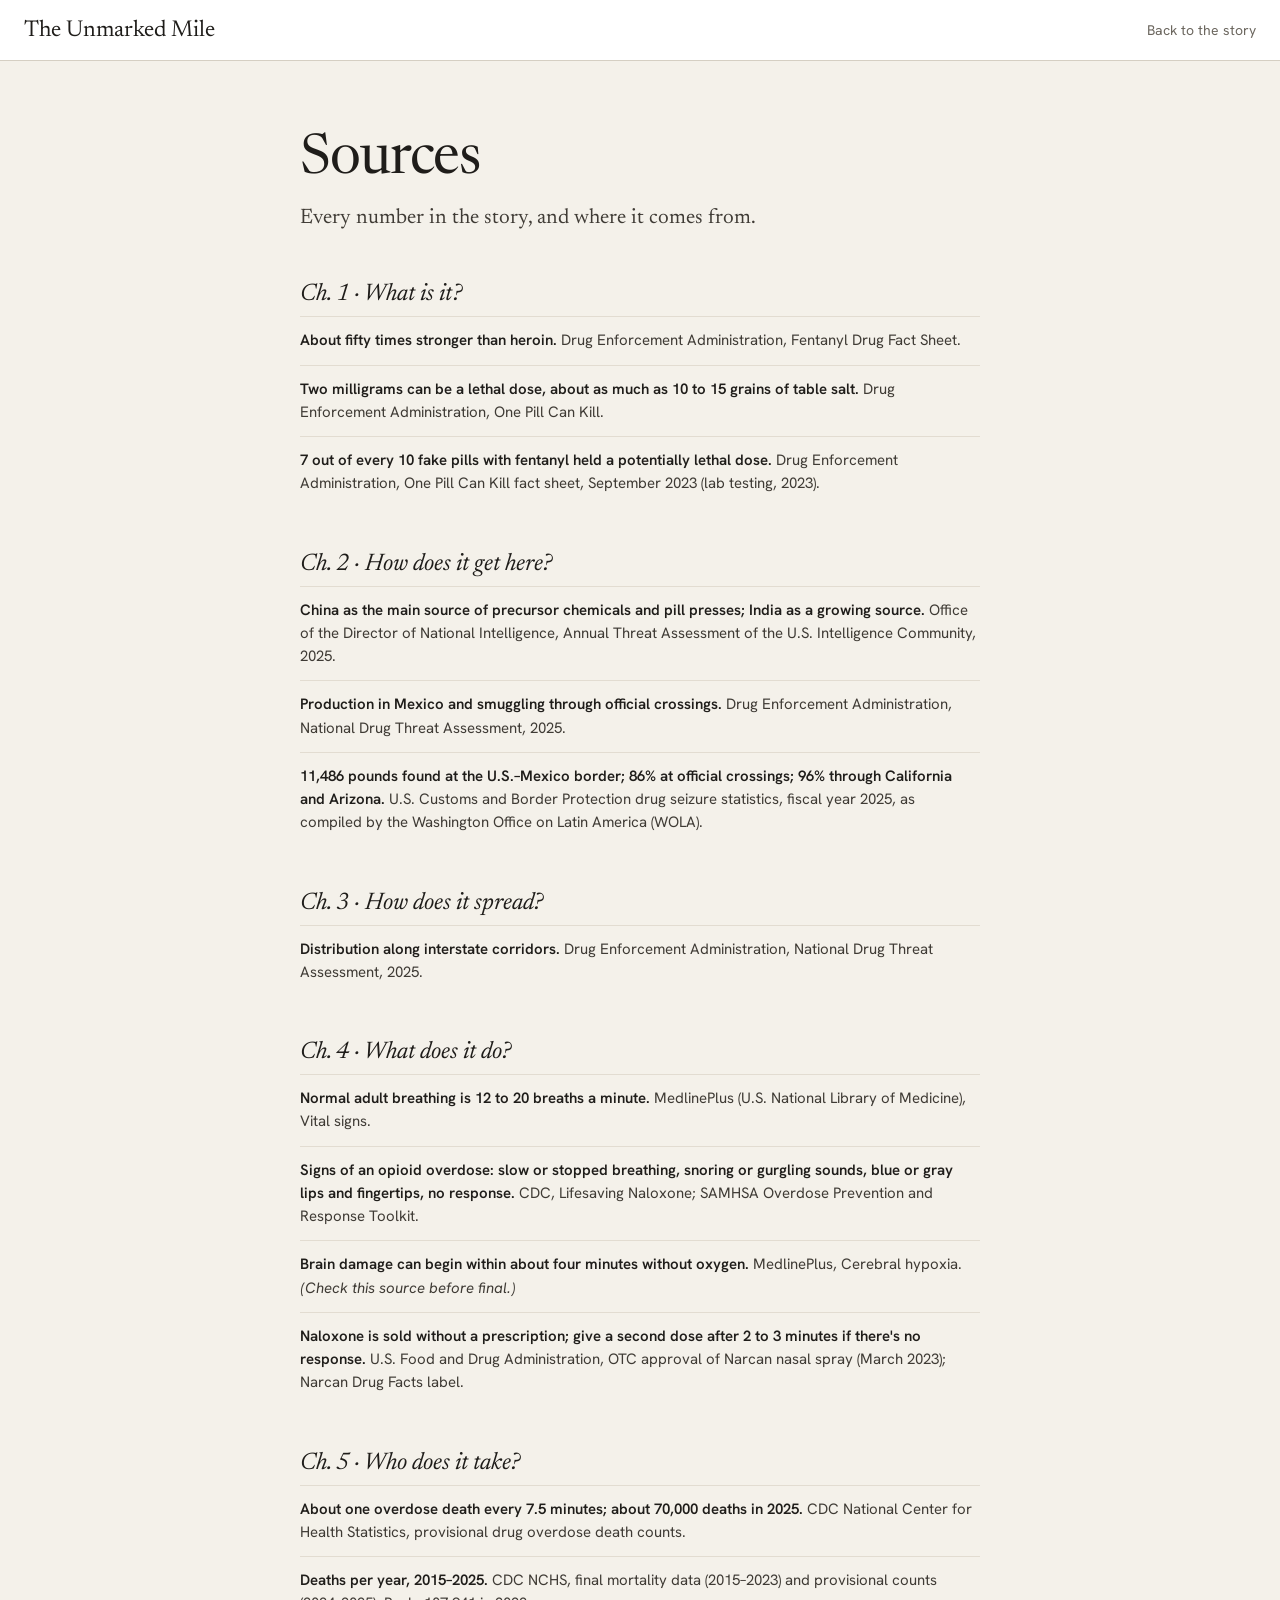
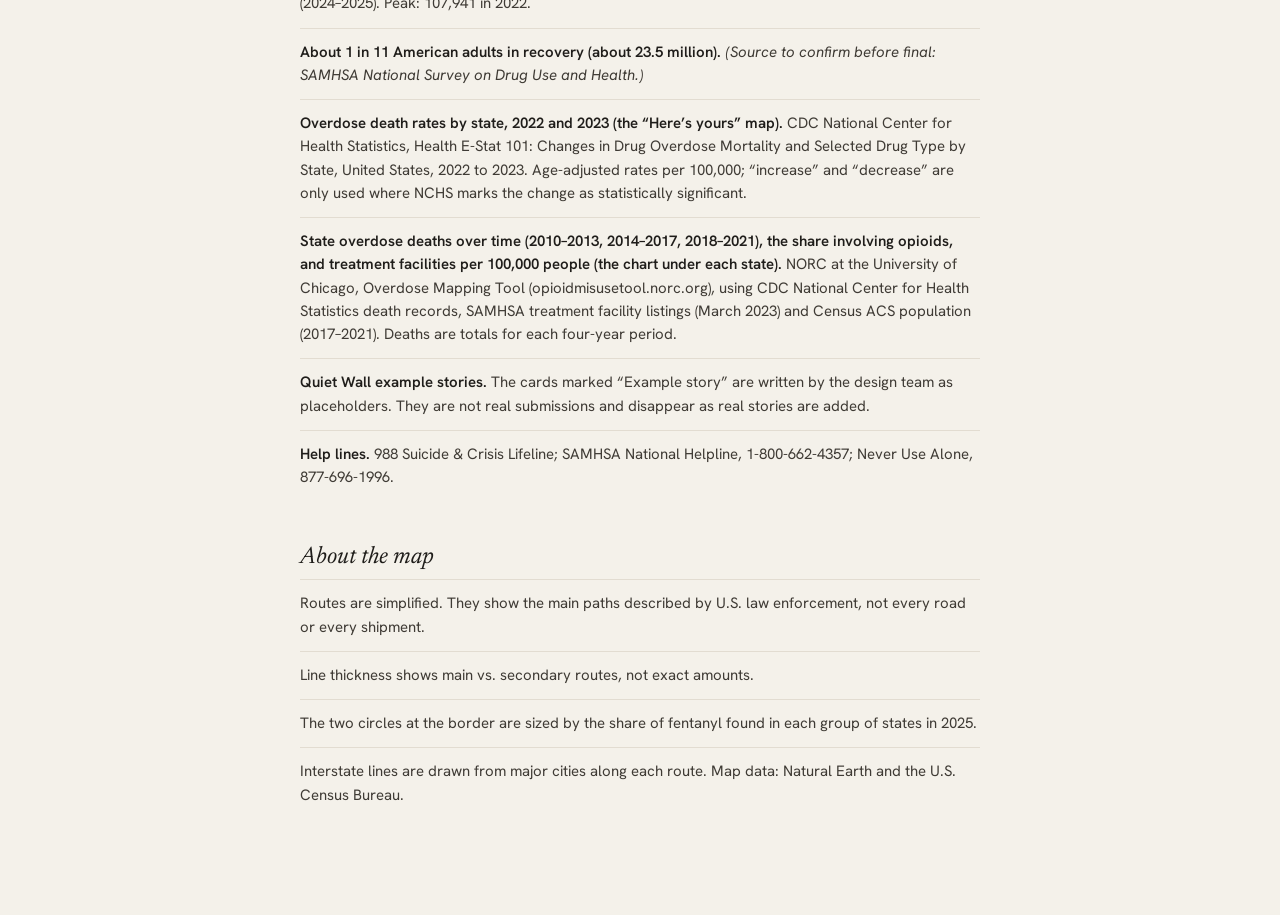
<file: work/two-milligrams/sources.html>
<!doctype html>
<html lang="en">
<head>
<meta charset="utf-8">
<meta name="viewport" content="width=device-width, initial-scale=1, viewport-fit=cover">
<title>Sources · The Unmarked Mile</title>
<link rel="icon" href="../../assets/favicon/favicon.svg" type="image/svg+xml">
  <link rel="icon" href="../../assets/favicon/favicon-32.png" sizes="32x32" type="image/png">
  <link rel="apple-touch-icon" href="../../assets/favicon/apple-touch-icon.png">
  <link rel="stylesheet" href="https://fonts.googleapis.com/css2?family=Newsreader:ital,opsz,wght@0,6..72,400;1,6..72,400&family=Hanken+Grotesk:wght@400;500;600&display=swap">
<style>
*{box-sizing:border-box}
html,body{margin:0;background:#F4F1EA;color:#1F1D1A;font-family:'Hanken Grotesk',system-ui,sans-serif;-webkit-font-smoothing:antialiased}
.bar{position:sticky;top:0;height:60px;background:#fff;box-shadow:0 1px 0 #D5CFC3;display:flex;align-items:center;justify-content:space-between;padding:0 max(24px,env(safe-area-inset-left))}
.bar a{color:#1F1D1A;text-decoration:none}
.brand{font-family:Newsreader,Georgia,serif;font-size:23px}
.back{font-size:14px;color:#6B665E!important}
.back:hover{color:#1F1D1A!important}
main{max-width:720px;margin:0 auto;padding:72px max(20px,env(safe-area-inset-left)) 96px}
h1{font-family:Newsreader,Georgia,serif;font-weight:400;font-size:56px;line-height:1;margin:0 0 16px;letter-spacing:-.02em}
.dek{font-family:Newsreader,serif;font-size:21px;line-height:1.45;color:#3F3B35;margin:0 0 48px}
h2{font-family:Newsreader,serif;font-style:italic;font-weight:400;font-size:24px;margin:44px 0 10px;color:#1F1D1A}
ul{margin:0;padding:0;list-style:none}
li{font-size:15px;line-height:1.55;color:#3F3B35;padding:12px 0;border-top:1px solid #E2DCD1}
li b{font-weight:600;color:#1F1D1A}
@media (max-width:600px){h1{font-size:42px}}
</style>
</head>
<body>
<header class="bar"><a class="brand" href="index.html">The Unmarked Mile</a><a class="back" href="index.html">Back to the story</a></header>
<main>
  <h1>Sources</h1>
  <p class="dek">Every number in the story, and where it comes from.</p>

  <h2>Ch. 1 · What is it?</h2>
  <ul>
    <li><b>About fifty times stronger than heroin.</b> Drug Enforcement Administration, Fentanyl Drug Fact Sheet.</li>
    <li><b>Two milligrams can be a lethal dose, about as much as 10 to 15 grains of table salt.</b> Drug Enforcement Administration, One Pill Can Kill.</li>
    <li><b>7 out of every 10 fake pills with fentanyl held a potentially lethal dose.</b> Drug Enforcement Administration, One Pill Can Kill fact sheet, September 2023 (lab testing, 2023).</li>
  </ul>

  <h2>Ch. 2 · How does it get here?</h2>
  <ul>
    <li><b>China as the main source of precursor chemicals and pill presses; India as a growing source.</b> Office of the Director of National Intelligence, Annual Threat Assessment of the U.S. Intelligence Community, 2025.</li>
    <li><b>Production in Mexico and smuggling through official crossings.</b> Drug Enforcement Administration, National Drug Threat Assessment, 2025.</li>
    <li><b>11,486 pounds found at the U.S.–Mexico border; 86% at official crossings; 96% through California and Arizona.</b> U.S. Customs and Border Protection drug seizure statistics, fiscal year 2025, as compiled by the Washington Office on Latin America (WOLA).</li>
  </ul>

  <h2>Ch. 3 · How does it spread?</h2>
  <ul>
    <li><b>Distribution along interstate corridors.</b> Drug Enforcement Administration, National Drug Threat Assessment, 2025.</li>
  </ul>

  <h2>Ch. 4 · What does it do?</h2>
  <ul>
    <li><b>Normal adult breathing is 12 to 20 breaths a minute.</b> MedlinePlus (U.S. National Library of Medicine), Vital signs.</li>
    <li><b>Signs of an opioid overdose: slow or stopped breathing, snoring or gurgling sounds, blue or gray lips and fingertips, no response.</b> CDC, Lifesaving Naloxone; SAMHSA Overdose Prevention and Response Toolkit.</li>
    <li><b>Brain damage can begin within about four minutes without oxygen.</b> MedlinePlus, Cerebral hypoxia. <i>(Check this source before final.)</i></li>
    <li><b>Naloxone is sold without a prescription; give a second dose after 2 to 3 minutes if there's no response.</b> U.S. Food and Drug Administration, OTC approval of Narcan nasal spray (March 2023); Narcan Drug Facts label.</li>
  </ul>

  <h2>Ch. 5 · Who does it take?</h2>
  <ul>
    <li><b>About one overdose death every 7.5 minutes; about 70,000 deaths in 2025.</b> CDC National Center for Health Statistics, provisional drug overdose death counts.</li>
    <li><b>Deaths per year, 2015–2025.</b> CDC NCHS, final mortality data (2015–2023) and provisional counts (2024–2025). Peak: 107,941 in 2022.</li>
    <li><b>About 1 in 11 American adults in recovery (about 23.5 million).</b> <i>(Source to confirm before final: SAMHSA National Survey on Drug Use and Health.)</i></li>
    <li><b>Overdose death rates by state, 2022 and 2023 (the “Here’s yours” map).</b> CDC National Center for Health Statistics, Health E-Stat 101: Changes in Drug Overdose Mortality and Selected Drug Type by State, United States, 2022 to 2023. Age-adjusted rates per 100,000; “increase” and “decrease” are only used where NCHS marks the change as statistically significant.</li>
    <li><b>State overdose deaths over time (2010–2013, 2014–2017, 2018–2021), the share involving opioids, and treatment facilities per 100,000 people (the chart under each state).</b> NORC at the University of Chicago, Overdose Mapping Tool (opioidmisusetool.norc.org), using CDC National Center for Health Statistics death records, SAMHSA treatment facility listings (March 2023) and Census ACS population (2017–2021). Deaths are totals for each four-year period.</li>
    <li><b>Quiet Wall example stories.</b> The cards marked “Example story” are written by the design team as placeholders. They are not real submissions and disappear as real stories are added.</li>
    <li><b>Help lines.</b> 988 Suicide &amp; Crisis Lifeline; SAMHSA National Helpline, 1-800-662-4357; Never Use Alone, 877-696-1996.</li>
  </ul>

  <h2>About the map</h2>
  <ul>
    <li>Routes are simplified. They show the main paths described by U.S. law enforcement, not every road or every shipment.</li>
    <li>Line thickness shows main vs. secondary routes, not exact amounts.</li>
    <li>The two circles at the border are sized by the share of fentanyl found in each group of states in 2025.</li>
    <li>Interstate lines are drawn from major cities along each route. Map data: Natural Earth and the U.S. Census Bureau.</li>
  </ul>
</main>
</body>
</html>
</file>
<file: css/styles.css>
/* ==========================================================
   Rebecca Rice portfolio: shared styles
   Tokens come straight from the Figma file (Site – Base Design)
   ========================================================== */

:root {
  /* Colors */
  --ink: #0c0f12;
  --cream: #fff4e2;
  --pink: #ff2d87;
  --blue: #2f5bff;
  --yellow: #ffd21f;
  --card: #171921;
  --chip: #232533;
  --muted: #a2a7b9;
  --line: #2e3140;
  --tan: #e8d9c2;
  --green: #4ab85e;
  --lilac: #f0a8f0;
  --lime: #d4f04a;
  --ice: #bed5ff;

  /* Type */
  --font-display: "Bricolage Grotesque", system-ui, sans-serif;
  --font-body: "DM Sans", system-ui, sans-serif;
  --font-mono: "Space Mono", ui-monospace, monospace;

  /* Layout */
  --gutter: 100px;
  --max: 1440px;
}

*, *::before, *::after { box-sizing: border-box; }

html { scroll-behavior: smooth; }

body {
  margin: 0;
  background: var(--ink);
  color: #fff;
  font-family: var(--font-body);
  font-size: 18px;
  line-height: 1.45;
  -webkit-font-smoothing: antialiased;
}

img { display: block; max-width: 100%; }
a { color: inherit; text-decoration: none; }

:focus-visible { outline: 3px solid var(--pink); outline-offset: 4px; }

.skip-link {
  position: absolute; left: 16px; top: -60px;
  background: var(--yellow); color: var(--ink);
  padding: 10px 16px; font-weight: 700; z-index: 100;
}
.skip-link:focus { top: 16px; }

/* ---------- Nav ---------- */
.nav {
  position: absolute; top: 0; left: 0; right: 0; z-index: 10;
  display: flex; justify-content: space-between; align-items: center;
  max-width: var(--max); margin: 0 auto;
  padding: 32px 80px;
}
.nav--solid { position: relative; }
.logo {
  font-family: var(--font-display); font-weight: 800; font-size: 28px;
  color: var(--ink);
}
.nav--solid .logo, .nav--dark .logo { color: #fff; }
.nav__links { display: flex; gap: 40px; font-weight: 700; }
.nav__links a { position: relative; padding: 4px 0; }
.nav__links a::after {
  content: ""; position: absolute; left: 0; bottom: 0; height: 3px; width: 100%;
  background: var(--pink); transform: scaleX(0); transform-origin: left;
  transition: transform .25s ease;
}
.nav__links a:hover::after,
.nav__links a[aria-current="page"]::after { transform: scaleX(1); }
.nav__contact-mobile { display: none; }
.hero .nav__links { color: #fff; }
.nav__toggle { display: none; background: none; border: 0; padding: 8px; cursor: pointer; }
.nav__toggle span { display: block; width: 28px; height: 3px; background: var(--ink); margin: 5px 0; }

/* ---------- Buttons ---------- */
.btn {
  display: inline-block; padding: 18px 28px; font-weight: 700; font-size: 18px;
  background: var(--pink); color: #fff;
  box-shadow: 6px 6px 0 var(--ink);
  transition: transform .15s ease, box-shadow .15s ease;
}
.btn:hover { transform: translate(3px, 3px); box-shadow: 3px 3px 0 var(--ink); }
.btn--outline { background: var(--cream); color: var(--ink); border: 3px solid var(--ink); }
.btn--dark { background: var(--ink); color: #fff; }
.btn--yellow { background: var(--yellow); color: var(--ink); }
.btn--ghost { background: var(--ink); color: #fff; border: 2px solid #fff; box-shadow: none; }
.btn--ghost:hover { background: #fff; color: var(--ink); transform: none; box-shadow: none; }

/* ---------- Hero ---------- */
.hero {
  position: relative; background: var(--cream); overflow: hidden;
  min-height: 820px;
}
.hero__shapes { position: absolute; inset: 0; width: 100%; height: 100%; object-fit: cover; object-position: right bottom; }
.hero__inner { position: relative; max-width: var(--max); margin: 0 auto; padding: 170px 80px 0; }
.hero h1 {
  font-family: var(--font-display); font-weight: 800; font-size: clamp(64px, 7.8vw, 112px);
  line-height: .92; margin: 0 0 28px; color: var(--ink); max-width: 660px;
}
.hero h1 span { color: var(--pink); display: block; }
.hero p { font-size: 24px; line-height: 1.4; color: var(--ink); max-width: 540px; margin: 0 0 36px; }
.hero__buttons { display: flex; gap: 20px; flex-wrap: wrap; }

/* ---------- Selected work ---------- */
.work { padding: 40px var(--gutter) 120px; max-width: var(--max); margin: 0 auto; }
.section-head {
  display: flex; gap: 16px; align-items: center; margin-bottom: 40px;
  font-family: var(--font-mono); font-size: 18px;
}
.section-head strong { color: var(--yellow); letter-spacing: .08em; font-weight: 400; }
.section-head span { color: var(--muted); }

.featured {
  display: flex; gap: 48px; align-items: center;
  background: var(--card); border-radius: 28px; padding: 24px 48px 24px 24px;
  margin-bottom: 40px;
}
.featured__thumb { flex: 0 0 700px; max-width: 55%; height: 460px; border-radius: 20px; overflow: hidden; }
.featured__text { display: flex; flex-direction: column; gap: 18px; align-items: flex-start; }
.featured h2 { font-family: var(--font-display); font-weight: 800; font-size: 64px; line-height: 1.1; margin: 0; }
.featured p.desc { color: var(--muted); font-size: 20px; margin: 0; max-width: 420px; }
.eyebrow { font-family: var(--font-mono); font-size: 14px; letter-spacing: .06em; text-transform: uppercase; margin: 0; }
.link-strong { font-weight: 700; }

.thumb { border-radius: 20px; overflow: hidden; }
.thumb img { width: 100%; height: 100%; object-fit: cover; object-position: top; transition: transform .5s ease; }
.card:hover .thumb img, .featured:hover .thumb img { transform: scale(1.03); }

.grid { display: grid; grid-template-columns: 1fr 1fr; gap: 40px; align-items: start; margin-bottom: 40px; }
.card { display: flex; flex-direction: column; gap: 16px; }
.card .thumb { height: 360px; transition: box-shadow .25s ease, transform .25s ease; }
.card:hover .thumb { transform: translate(-4px, -4px); }
.card--rewired:hover .thumb { box-shadow: 12px 12px 0 var(--green); }
.card--dash:hover .thumb { box-shadow: 12px 12px 0 var(--lime); }
.card--two:hover .thumb { box-shadow: 12px 12px 0 var(--yellow); }
.card h3 { font-family: var(--font-display); font-weight: 700; font-size: 36px; line-height: 1.2; margin: 0; }
.card p.desc { color: var(--muted); margin: 0; max-width: 560px; }
.card--soon .thumb { background: #2e3140; position: relative; }
.card--soon .thumb span { position: absolute; left: 24px; bottom: 20px; font-family: var(--font-mono); font-size: 14px; color: var(--muted); }

.tags { display: flex; gap: 8px; flex-wrap: wrap; list-style: none; margin: 0; padding: 0; }
.tags li { background: var(--chip); padding: 8px 16px; border-radius: 20px; font-size: 14px; font-weight: 500; }
.behance { display: inline-block; margin-top: 8px; font-weight: 700; font-size: 20px; }
.behance:hover, .link-strong:hover { color: var(--yellow); }

/* ---------- About strip (home) ---------- */
.about-strip { position: relative; min-height: 560px; overflow: hidden; background: var(--ink); }
.about-strip__shapes { position: absolute; inset: 0; width: 100%; height: 100%; object-fit: cover; }
.about-strip__inner {
  position: relative; max-width: var(--max); margin: 0 auto; padding: 150px var(--gutter) 70px;
  display: flex; gap: 80px; align-items: flex-start; color: var(--ink);
}
.photo {
  flex: 0 0 300px; height: 340px; border-radius: 24px; background: var(--tan);
  box-shadow: 12px 12px 0 var(--blue); overflow: hidden;
}
.photo img { width: 100%; height: 100%; object-fit: cover; }
.about-strip__text { display: flex; flex-direction: column; gap: 20px; align-items: flex-start; max-width: 620px; padding-top: 20px; }
.about-strip .eyebrow { color: var(--pink); font-size: 16px; letter-spacing: .08em; }
.about-strip h2 { font-family: var(--font-display); font-weight: 800; font-size: 48px; line-height: 1; margin: 0; }
.about-strip p { font-size: 20px; margin: 0; max-width: 600px; }

/* ---------- About page ---------- */
.nav--cream { background: var(--cream); }
.nav--cream .logo { color: var(--ink); }
.nav--cream .nav__links { color: var(--ink); }
.nav--cream .nav__links a::after { background: var(--pink); }
.nav--cream .nav__links a[aria-current="page"] { color: var(--pink); }
.about-hero { position: relative; background: var(--cream); overflow: hidden; min-height: 760px; color: var(--ink); }
.about-hero__shapes { position: absolute; inset: 0; width: 100%; height: 100%; object-fit: cover; object-position: right bottom; }
.about-hero__inner {
  position: relative; max-width: var(--max); margin: 0 auto; padding: 60px 80px 160px;
  display: flex; justify-content: space-between; gap: 48px; align-items: flex-start;
}
.about-hero__text { max-width: 760px; display: flex; flex-direction: column; gap: 24px; }
.about-hero .eyebrow { color: var(--pink); font-size: 16px; letter-spacing: .08em; }
.about-hero h1 { font-family: var(--font-display); font-weight: 800; font-size: clamp(52px, 6.1vw, 88px); line-height: .92; margin: 0; }
.about-hero h1 span { color: var(--pink); }
.about-hero p { font-size: 22px; max-width: 700px; margin: 0; }
.photo--tilt {
  flex: 0 0 420px; height: 480px; border-radius: 28px; background: var(--tan);
  box-shadow: 14px 14px 0 var(--pink); transform: rotate(3deg); margin-top: 0; margin-right: 24px;
}
.what { max-width: var(--max); margin: 0 auto; padding: 80px var(--gutter) 100px; display: flex; flex-direction: column; gap: 40px; }
.label { font-family: var(--font-mono); font-size: 18px; letter-spacing: .08em; color: var(--yellow); margin: 0 0 20px; font-weight: 400; text-transform: uppercase; }
.what__cards { display: grid; grid-template-columns: repeat(3, 1fr); gap: 20px; }
.what__card { background: var(--card); border-radius: 24px; padding: 36px 36px 40px; display: flex; flex-direction: column; gap: 14px; }
.what__card h3 { font-family: var(--font-display); font-weight: 700; font-size: 32px; margin: 0; line-height: 1.2; }
.what__card p { color: var(--muted); margin: 0; }
.diamond { width: 36px; height: 36px; transform: rotate(45deg); margin: 7px; background: var(--pink); }
.diamond--lime { background: var(--lime); }
.diamond--orchid { background: #b04499; }
.chips { display: flex; gap: 10px; flex-wrap: wrap; list-style: none; margin: 0; padding: 0; }
.chips li { background: var(--chip); padding: 10px 18px; border-radius: 22px; font-size: 16px; font-weight: 500; }
.outside p { font-family: var(--font-display); font-weight: 700; font-size: 32px; line-height: 1.2; margin: 0; max-width: 900px; }

/* ---------- Footer ---------- */
.footer { background: var(--ink); }
.footer__inner { max-width: var(--max); margin: 0 auto; padding: 120px var(--gutter) 56px; }
.footer h2 { font-family: var(--font-display); font-weight: 800; font-size: clamp(48px, 6.1vw, 88px); line-height: .95; margin: 0 0 32px; max-width: 1000px; }
.footer h2 span { color: var(--yellow); }
.footer__links { display: flex; gap: 16px; flex-wrap: wrap; margin-bottom: 64px; }
.footer hr { border: 0; height: 1px; background: var(--line); margin: 0 0 32px; }
.footer__bottom { display: flex; justify-content: space-between; gap: 16px; flex-wrap: wrap; color: var(--muted); font-size: 16px; }

/* ---------- Reveal on scroll ---------- */
.reveal { opacity: 0; transform: translateY(24px); transition: opacity .6s ease, transform .6s ease; }
.reveal.is-visible { opacity: 1; transform: none; }

/* ---------- Custom cursor (desktop with mouse only) ---------- */
.cursor { display: none; }
@media (hover: hover) and (pointer: fine) {
  body.has-cursor, body.has-cursor a, body.has-cursor button { cursor: none; }
  body.has-cursor input, body.has-cursor textarea { cursor: text; }
  .cursor {
    display: block; position: fixed; left: 0; top: 0; z-index: 999; pointer-events: none;
    width: 24px; height: 24px; margin: -1px 0 0 -1px;
    /* white arrow with a dark outline: readable on pink, cream and dark backgrounds */
    background: url("data:image/svg+xml,%3Csvg xmlns='http://www.w3.org/2000/svg' viewBox='0 0 24 24'%3E%3Cpath d='M2 2 L22 11 L11 22 L9.5 13.5 Z' fill='%23fff' stroke='%230c0f12' stroke-width='2' stroke-linejoin='round'/%3E%3C/svg%3E") no-repeat center / contain;
    transition: width .2s ease, height .2s ease;
  }
  .cursor span { display: none; }
  .cursor.is-view {
    width: 72px; height: 72px; margin: -36px 0 0 -36px;
    background: var(--yellow); clip-path: polygon(50% 0, 100% 50%, 50% 100%, 0 50%);
    display: grid; place-items: center;
  }
  .cursor.is-view span {
    display: block; font-family: var(--font-mono); font-size: 12px; font-weight: 700; color: var(--ink);
  }
}

/* ---------- Responsive ---------- */
@media (max-width: 1100px) {
  :root { --gutter: 48px; }
  .featured { flex-direction: column; padding: 24px; align-items: stretch; }
  .featured__thumb { flex: none; max-width: 100%; height: 360px; }
  .about-strip__inner { gap: 48px; }
}
@media (max-width: 800px) {
  :root { --gutter: 24px; }
  body { font-size: 16px; }
  .nav { padding: 24px; }
  .nav__toggle { display: block; position: relative; z-index: 30; }
  .nav__links {
    position: fixed; inset: 0; z-index: 20; background: var(--ink);
    flex-direction: column; justify-content: center; gap: 12px; padding: 24px;
    transform: translateY(-100%); visibility: hidden; transition: transform .35s ease, visibility .35s;
  }
  .nav__links a { font-family: var(--font-display); font-weight: 800; font-size: 56px; color: #fff; }
  .nav__contact-mobile { display: block; }
  .nav.is-open .nav__links { transform: none; visibility: visible; }
  .nav.is-open .nav__toggle span { background: #fff; }
  .hero { min-height: 760px; }
  .hero__shapes { object-position: center top; }
  .hero__inner { padding: 330px 24px 0; }
  .hero h1 { font-size: 72px; }
  .hero p { font-size: 18px; }
  .hero__buttons { flex-direction: column; }
  .hero__buttons .btn { text-align: center; }
  .work { padding-bottom: 72px; }
  .grid { grid-template-columns: 1fr; gap: 40px; }
  .featured h2 { font-size: 40px; }
  .featured__thumb, .card .thumb { height: 220px; }
  .card h3 { font-size: 28px; }
  .about-strip__inner { flex-direction: column; padding-top: 56px; gap: 32px; }
  .photo { flex: none; width: 200px; height: 230px; }
  .about-strip h2 { font-size: 36px; }
  .about-strip p { font-size: 17px; }
  .footer__inner { padding-top: 72px; }
  .footer__links .btn { width: 100%; text-align: center; }
}
@media (max-width: 1100px) {
  .about-hero__inner { flex-direction: column-reverse; padding-bottom: 120px; }
  .photo--tilt { flex: none; width: 320px; height: 370px; margin: 0 0 16px 8px; }
  .what__cards { grid-template-columns: 1fr; }
}
@media (max-width: 800px) {
  .nav--cream .nav__links a { color: #fff; }
  .about-hero__inner { padding: 24px 24px 100px; }
  .about-hero p { font-size: 18px; }
  .photo--tilt { width: 240px; height: 280px; }
  .outside p { font-size: 24px; }
}
@media (prefers-reduced-motion: reduce) {
  html { scroll-behavior: auto; }
  *, *::before, *::after { transition: none !important; animation: none !important; }
  .reveal { opacity: 1; transform: none; }
}

/* ---------- Case study pages ---------- */
.back { max-width: var(--max); margin: 0 auto; padding: 24px var(--gutter) 0; }
.back a { font-weight: 700; }
.back a:hover { color: var(--pink); }
.case { max-width: 1040px; margin: 0 auto; padding: 56px 24px 96px; }
.case__body { width: 100%; max-width: 747px; margin: 0 auto; }
.case__body img { width: 100%; height: auto; }
.next { max-width: var(--max); margin: 0 auto; padding: 0 var(--gutter) 96px; }
.next__card {
  position: relative; overflow: hidden; display: block; min-height: 300px; padding: 64px;
  background: var(--next-bg, #b04499); border-radius: 28px; transition: transform .25s ease;
}
.next__card::after {
  content: ""; position: absolute; right: 0; bottom: 0; width: 40%; height: 85%;
  background: var(--next-accent, #4ab85e); clip-path: polygon(100% 0, 100% 100%, 0 100%);
}
.next__card:hover { transform: translateY(-4px); }
.next__card h2 { position: relative; z-index: 1; font-family: var(--font-display); font-weight: 800; font-size: clamp(40px, 6vw, 88px); line-height: 1.05; margin: 0 0 16px; }
.next__card p { position: relative; z-index: 1; margin: 0; font-size: 20px; }
@media (max-width: 800px) { .next__card { padding: 32px; min-height: 220px; } .case { padding-top: 32px; } }
</file>
<file: css/pokestop.css>
/* ==========================================================
   PokeStop case study (rebuilt from the original Figma frame)
   ========================================================== */

.ps {
  --red: #e3343a;
  --sky: #bed5ff;
  --ps-font-head: "Inter", system-ui, sans-serif;
  --ps-font-body: "Archivo", system-ui, sans-serif;
  font-family: var(--ps-font-body);
  font-stretch: 100%;
}
.ps h1, .ps h2, .ps h3 { font-family: var(--ps-font-head); font-weight: 700; }
.ps :where(h1, h2, h3, p) { margin: 0; }

.ps-sec { max-width: var(--max); margin: 0 auto; padding: 80px var(--gutter); }
.ps-label { font-family: var(--font-mono); font-size: 24px; color: var(--red); margin-bottom: 24px; text-transform: uppercase; }
.ps-label--gray { color: var(--muted); }
.ps-h2 { font-size: clamp(36px, 4.4vw, 64px); line-height: 1.17; margin-bottom: 32px; max-width: 900px; }
.ps-text { font-size: 24px; line-height: 1.5; max-width: 886px; }

/* ---------- Hero ---------- */
.ps-hero { text-align: center; padding: 64px 24px 0; max-width: var(--max); margin: 0 auto; }
.ps-hero .eyebrow-ps { font-family: var(--font-mono); font-size: 24px; color: var(--sky); margin-bottom: 8px; }
.ps-hero h1 { font-size: clamp(64px, 9vw, 128px); line-height: 1.1; }
.ps-hero .tag { font-size: 24px; color: var(--sky); margin: 0 auto 8px; }
.ps-phones {
  position: relative; display: flex; justify-content: center; align-items: flex-start;
  width: 100%; max-width: 1240px; margin: 0 auto;
}
.ps-phones img { display: block; height: auto; }
.ps-phones .p-left  { width: 34.8%; transform: rotate(-5deg); margin: 6.5% -4.6% 0 0; }
.ps-phones .p-mid   { width: 33%; position: relative; z-index: 2; }
.ps-phones .p-right { width: 34.3%; transform: rotate(5deg); margin: 7.5% 0 0 -4.6%; }
.ps-facts { background: var(--sky); color: #000; text-align: left; margin-top: -3%; position: relative; z-index: 3; }
.ps-facts__inner {
  max-width: var(--max); margin: 0 auto; padding: 36px 102px;
  display: flex; justify-content: space-between; gap: 24px; flex-wrap: wrap;
}
.ps-facts dt { font-family: var(--font-mono); font-size: 16px; text-transform: uppercase; }
.ps-facts dd { margin: 6px 0 0; font-weight: 700; font-size: 24px; }
.ps-facts div { min-width: 120px; }

/* ---------- Research cards ---------- */
.ps-cards { display: grid; grid-template-columns: repeat(4, 1fr); gap: 20px; margin-top: 48px; }
.ps-card { background: var(--card); border-radius: 25px; padding: 26px 22px 28px; display: flex; flex-direction: column; gap: 12px; }
.ps-card__img { height: 174px; overflow: hidden; border-radius: 10px; display: flex; justify-content: center; }
.ps-card__img img { width: 100%; height: 100%; object-fit: cover; }
.ps-card__img--phone img { width: auto; max-width: 100%; object-fit: contain; }
.ps-card h3 { font-family: var(--ps-font-body); font-size: 24px; margin-top: 8px; }
.ps-card p { font-size: 14px; line-height: 1.4; }

/* ---------- Persona ---------- */
.ps-persona { display: grid; grid-template-columns: 449px 1fr; gap: 85px; align-items: start; }
.ps-persona__img { border-radius: 25px; overflow: hidden; }
.ps-persona__img img { width: 100%; height: auto; }
.ps-persona .ps-text { max-width: 573px; }
.ps-chips { display: flex; gap: 20px; flex-wrap: wrap; margin-top: 32px; }
.ps-chip { background: var(--chip); border-radius: 27px; padding: 0 24px; height: 40px; display: inline-flex; align-items: center; font-size: 16px; }

/* ---------- Flow ---------- */
.ps-flow { display: flex; align-items: center; flex-wrap: wrap; gap: 12px 12px; margin: 16px 0 40px; }
.ps-step { background: var(--chip); border-radius: 15px; height: 40px; padding: 0 20px; display: inline-flex; align-items: center; font-size: 16px; white-space: nowrap; }
.ps-step--red { background: var(--red); font-weight: 700; }
.ps-step--outline { background: transparent; border: 1px solid var(--red); }
.ps-step--done { background: var(--sky); color: var(--ink); }
.ps-flow img { width: 16px; height: auto; }
.ps-flow-label { margin: 8px 0 0; }

/* ---------- Logic + system ---------- */
.ps-pair { display: grid; grid-template-columns: 1fr 1fr; gap: 40px; }
.ps-panel { background: var(--card); border-radius: 25px; padding: 36px 40px 40px; min-height: 420px; }
.ps-panel h3 { font-size: 40px; line-height: 1.2; margin-bottom: 24px; }
.ps-code { background: var(--ink); border-radius: 10px; padding: 28px; font-family: var(--font-mono); font-size: 16px; line-height: 1.5; color: var(--sky); margin: 0; white-space: pre-wrap; }
.ps-swatches { display: flex; gap: 16px; flex-wrap: wrap; }
.ps-swatch { text-align: center; font-family: var(--font-mono); font-size: 20px; color: var(--muted); }
.ps-swatch i { display: block; width: 100px; height: 100px; border-radius: 20px; border: 1px solid #505050; margin-bottom: 8px; }
.ps-panel .pill { width: 360px; max-width: 100%; height: auto; margin-top: 24px; }
.ps-type { font-weight: 700; font-size: 14px; margin-top: 16px; line-height: 1.5; }

/* ---------- Sketch to screen ---------- */
.ps-trio { display: grid; grid-template-columns: repeat(3, 1fr); gap: 24px; margin-top: 40px; }
.ps-trio figure { margin: 0; }
.ps-trio img { width: 100%; aspect-ratio: 382 / 348; object-fit: cover; border-radius: 25px; display: block; }
.ps-trio figcaption { font-family: var(--ps-font-head); font-weight: 700; font-size: 20px; margin-top: 16px; }

/* ---------- Alerts ---------- */
.ps-split { display: grid; grid-template-columns: 1fr 1fr; gap: 80px; align-items: center; }
.ps-notes { display: flex; flex-direction: column; gap: 24px; }
.ps-note { background: #f2f3f8; color: #000; border-radius: 25px; min-height: 80px; padding: 15px 24px; display: flex; align-items: center; gap: 24px; }
.ps-note--indent { margin-left: 60px; }
.ps-note__icon { flex: none; width: 50px; height: 50px; background: var(--red); border-radius: 10px; }
.ps-note b { display: block; font-size: 16px; }
.ps-note span { font-size: 16px; }

/* ---------- Price comparison ---------- */
.ps-price { display: grid; grid-template-columns: 389px 1fr; gap: 100px; align-items: center; }
.ps-price__phone img { width: 100%; height: auto; display: block; }
.ps-tiles { display: grid; grid-template-columns: repeat(4, 140px); gap: 16px; margin-top: 40px; }
.ps-tile { background: var(--card); border-radius: 20px; height: 100px; padding: 20px 0 0 13px; }
.ps-tile small { display: block; font-size: 20px; color: var(--muted); }
.ps-tile b { display: block; font-size: 32px; margin-top: 4px; }
.ps-tile--best { background: var(--sky); }
.ps-tile--best small, .ps-tile--best b { color: #000; }

/* ---------- Feedback ---------- */
.ps-ba { display: grid; grid-template-columns: 1fr 1fr; gap: 40px; margin-top: 40px; }
.ps-ba__card { background: var(--card); border-radius: 25px; padding: 28px 32px; min-height: 240px; }
.ps-ba__card .k { font-family: var(--font-mono); font-size: 20px; color: var(--muted); }
.ps-ba__card img { width: 360px; max-width: 100%; height: auto; margin: 16px 0 12px 33px; display: block; }
.ps-ba__card p { font-size: 16px; color: var(--muted); }
.ps-ba__rule { display: block; width: 100%; height: 1px; margin: 24px 0 16px; }
.ps-ba__notes { display: grid; grid-template-columns: 1fr 1fr; gap: 40px; }
.ps-ba__notes h3 { font-size: 24px; margin-bottom: 6px; }
.ps-ba__notes p { font-size: 15px; }
.ps-rule { background: var(--line); height: 1px; border: 0; margin: 32px 0 20px; }

/* ---------- What's next ---------- */
.ps-next { text-align: center; }
.ps-next p.ps-text { margin: 0 auto 40px; max-width: 584px; }
.ps-pokeball { width: 300px; height: 300px; margin: 0 auto; background: #c2d9ff; border-radius: 60px; }
.ps-pokeball img { width: 100%; height: 100%; display: block; }

/* ---------- Responsive ---------- */
@media (max-width: 1100px) {
  .ps-cards { grid-template-columns: repeat(2, 1fr); }
  .ps-persona { grid-template-columns: 1fr; gap: 40px; }
  .ps-persona__img { max-width: 449px; }
  .ps-pair, .ps-split, .ps-ba, .ps-ba__notes { grid-template-columns: 1fr; }
  .ps-price { grid-template-columns: 1fr; gap: 40px; }
  .ps-price__phone { max-width: 389px; }
  .ps-facts__inner { padding-left: var(--gutter); padding-right: var(--gutter); }
}
@media (max-width: 800px) {
  .ps-sec { padding-top: 56px; padding-bottom: 56px; }
  .ps-label { font-size: 18px; }
  .ps-text { font-size: 18px; }
  .ps-hero .eyebrow-ps, .ps-hero .tag { font-size: 16px; }
  .ps-facts__inner { display: grid; grid-template-columns: 1fr 1fr; padding-top: 24px; padding-bottom: 24px; }
  .ps-facts dd { font-size: 18px; }
  .ps-cards { grid-template-columns: 1fr 1fr; gap: 12px; }
  .ps-card { padding: 16px 14px 18px; }
  .ps-card__img { height: 120px; }
  .ps-card h3 { font-size: 18px; }
  .ps-panel { padding: 24px; min-height: 0; }
  .ps-panel h3 { font-size: 28px; }
  .ps-swatch i { width: 64px; height: 64px; }
  .ps-swatch { font-size: 14px; }
  .ps-trio { grid-template-columns: 1fr; }
  .ps-note--indent { margin-left: 0; }
  .ps-tiles { grid-template-columns: 1fr 1fr; }
  .ps-tile { width: 100%; }
  .ps-flow { gap: 8px; }
  .ps-pokeball { width: 200px; height: 200px; border-radius: 40px; }
}
</file>
<file: css/rewired.css>
/* ==========================================================
   REWIRED case study (builds on the shared .ps classes in pokestop.css)
   ========================================================== */

.rw { --green: #4ab85e; --purple: #b04499; }
.rw .ps-label { color: var(--green); }
.rw .ps-hero .eyebrow-ps { color: var(--green); }
.rw .ps-hero .tag { color: #fff; max-width: 900px; }
.rw-hero__img { max-width: 1240px; margin: 32px auto 0; padding: 0 var(--gutter); }
.rw-hero__img img { width: 100%; height: auto; border-radius: 20px; }

.rw .ps-facts { background: var(--purple); color: #fff; margin-top: 56px; }

.rw-two { display: grid; grid-template-columns: 1fr 1fr; gap: 40px; margin-top: 24px; }
.rw-card { background: var(--card); border-radius: 25px; padding: 40px; display: flex; flex-direction: column; gap: 12px; align-items: flex-start; }
.rw-card .k { font-family: var(--font-mono); font-size: 16px; color: var(--green); }
.rw-card h3 { font-size: 40px; line-height: 1.15; }
.rw-card .sub { font-size: 16px; color: var(--muted); }
.rw-card p.body { font-size: 20px; line-height: 1.4; }
.rw-card .ps-chips { margin-top: 4px; gap: 8px; }

.rw-chips { display: flex; flex-wrap: wrap; gap: 10px; margin-top: 24px; }

/* concept names */
.rw-names { display: grid; grid-template-columns: repeat(3, 1fr); gap: 20px; margin-top: 24px; }
.rw-name { background: var(--card); border-radius: 25px; padding: 32px; display: flex; flex-direction: column; gap: 10px; }
.rw-name .n { font-family: var(--font-mono); font-size: 14px; color: var(--green); }
.rw-name h3 { font-size: 28px; line-height: 1.2; }
.rw-name p { font-size: 18px; line-height: 1.4; color: var(--muted); }
.rw-name--chosen { background: var(--purple); }
.rw-name--chosen .n, .rw-name--chosen p { color: #fff; }

.rw-boards { display: grid; grid-template-columns: repeat(3, 1fr); gap: 20px; margin-top: 32px; }
.rw-board { background: var(--card); border-radius: 20px; padding: 32px; min-height: 225px; display: flex; flex-direction: column; gap: 20px; }
.rw-board .big { font-family: var(--ps-font-head); font-weight: 700; font-size: 44px; line-height: 1.1; }
.rw-board .face { font-size: 18px; color: var(--muted); }
.rw-swatches { display: flex; gap: 10px; margin-top: auto; }
.rw-swatches i { width: 64px; height: 40px; border-radius: 8px; border: 1px solid #505050; display: block; }
.rw-cap h3 { font-family: var(--ps-font-body); font-size: 20px; margin: 10px 0 8px; }
.rw-cap p { font-size: 16px; line-height: 1.4; color: var(--muted); }

/* figures */
.rw-figs { display: grid; gap: 20px; margin-top: 24px; }
.rw-figs--2 { grid-template-columns: 1fr 1fr; }
.rw-figs--3 { grid-template-columns: repeat(3, 1fr); }
.rw-fig { margin: 0; }
.rw-fig img { width: 100%; display: block; border-radius: 20px; object-fit: cover; }
.rw-fig--h343 img { aspect-ratio: 610 / 343; }
.rw-fig--h229 img { aspect-ratio: 400 / 229; }
.rw-fig figcaption b { display: block; font-size: 20px; margin: 10px 0 4px; }
.rw-fig figcaption span { font-size: 16px; line-height: 1.4; color: var(--muted); display: block; }
.rw-brochure { background: var(--card); border-radius: 20px; aspect-ratio: 400 / 229; display: flex; align-items: center; justify-content: center; gap: 8px; padding: 6.5% 0; }
.rw-brochure img { height: 100%; width: auto; border-radius: 0; aspect-ratio: auto; }

/* system */
.rw-system { display: grid; grid-template-columns: 1fr 1fr; gap: 40px; margin-top: 24px; align-items: start; }
.rw-pal { background: var(--card); border-radius: 25px; padding: 40px; display: flex; flex-direction: column; gap: 12px; }
.rw-pal .k { font-family: var(--font-mono); font-size: 16px; color: var(--green); }
.rw-pal__sw { display: flex; gap: 12px; flex-wrap: wrap; }
.rw-pal__sw div { font-size: 14px; color: var(--muted); }
.rw-pal__sw i { display: block; width: 92px; height: 92px; border-radius: 18px; border: 1px solid #505050; margin-bottom: 8px; }
.rw-pal__sw small { display: block; font-family: var(--font-mono); font-size: 12px; margin-top: 4px; }
.rw-pal h3 { font-size: 40px; margin-top: 12px; }
.rw-pal p { font-size: 16px; color: var(--muted); }
.rw-pattern { background: #000; border-radius: 20px; overflow: hidden; aspect-ratio: 600 / 344; }
.rw-pattern img { width: 100%; height: 100%; object-fit: cover; display: block; }
.rw-cap-b { font-weight: 700; font-size: 20px; margin-top: 10px; }
.rw-toolkit { margin-top: 32px; }
.rw-toolkit img { width: 100%; height: auto; border-radius: 20px; display: block; aspect-ratio: 1240 / 711; object-fit: cover; }

/* sitemap */
.rw-sitemap { background: var(--card); border-radius: 25px; padding: 40px; }
.rw-sitemap .k { font-family: var(--font-mono); font-size: 16px; color: var(--green); margin-bottom: 12px; }
.sm { display: flex; flex-direction: column; align-items: center; padding-top: 10px; }
.sm__box { height: 64px; min-width: 100px; padding: 0 20px; border-radius: 14px; display: flex; align-items: center; justify-content: center; font-weight: 700; font-size: 16px; background: var(--chip); }
.sm__box--home { background: var(--purple); position: relative; }
.sm__box--home::after { content: ""; position: absolute; left: 50%; top: 100%; width: 2px; height: 60px; background: #5c6170; transform: translateX(-1px); }
.sm__box--reg { background: var(--green); }
.sm__row { position: relative; display: grid; grid-template-columns: repeat(4, 1fr); gap: 16px; width: 100%; margin-top: 60px; padding-top: 60px; }
.sm__row::before { content: ""; position: absolute; top: 0; left: 12.5%; right: 12.5%; height: 2px; background: #5c6170; }
.sm__row .sm__box { position: relative; }
.sm__row .sm__box::before { content: ""; position: absolute; left: 50%; bottom: 100%; width: 2px; height: 60px; background: #5c6170; transform: translateX(-1px); }

/* final screens */
.rw-screens { display: grid; grid-template-columns: 1fr 1fr; gap: 40px; margin-top: 24px; align-items: start; }
.rw-screens .stack { display: flex; flex-direction: column; gap: 40px; }
.rw-screens img { width: 100%; height: auto; display: block; border-radius: 16px; }
.rw-screens figcaption { font-weight: 700; font-size: 20px; margin-top: 10px; }
.rw-screens figure { margin: 0; }

/* before/after */
.rw-ba { display: grid; grid-template-columns: 1fr 1fr; gap: 40px; margin-top: 24px; }
.rw-ba__card { background: var(--card); border-radius: 25px; padding: 40px; }
.rw-ba__card .k { font-size: 16px; margin-bottom: 14px; }
.rw-ba__card img { width: 100%; height: auto; display: block; border-radius: 12px; }
.rw-ba__card p { font-size: 16px; margin-top: 16px; }

.rw-end { text-align: center; padding-bottom: 160px; }
.rw-end .ps-h2 { margin-left: auto; margin-right: auto; }
.rw-end .ps-text { margin: 0 auto; }

@media (max-width: 1100px) {
  .rw-names, .rw-boards, .rw-figs--3 { grid-template-columns: 1fr 1fr; }
  .rw-two, .rw-system, .rw-screens, .rw-ba { grid-template-columns: 1fr; }
}
@media (max-width: 800px) {
  .rw-names, .rw-boards, .rw-figs--2, .rw-figs--3 { grid-template-columns: 1fr; }
  .rw-card, .rw-pal, .rw-sitemap, .rw-ba__card { padding: 24px; }
  .rw-card h3, .rw-pal h3 { font-size: 28px; }
  .rw-hero__img { padding: 0 24px; }
  .rw-end { padding-bottom: 80px; }
  .sm__box { min-width: 0; padding: 0 8px; font-size: 13px; }
  .sm__row { gap: 8px; }
  .rw-pal__sw i { width: 64px; height: 64px; }
}
</file>
<file: css/dashboard.css>
/* ==========================================================
   Ecological Dashboard case study (builds on pokestop.css + rewired.css)
   ========================================================== */

.ed { --lime: #d4f04a; }
.ed .ps-label, .ed .ps-hero .eyebrow-ps { color: var(--lime); }
.ed .ps-hero h1 { font-size: clamp(52px, 7.8vw, 112px); }
.ed .ps-hero .tag { color: #fff; max-width: 900px; }
.ed .ps-facts { background: var(--lime); color: #000; margin-top: 56px; }
.ed .rw-card .k { color: var(--lime); }
.ed .rw-pal .k { color: var(--lime); }

.ed-stats { display: grid; grid-template-columns: repeat(4, 1fr); gap: 20px; margin-top: 24px; }
.ed-stat { background: var(--card); border-radius: 25px; padding: 40px; }
.ed-stat b { display: block; font-family: var(--ps-font-head); font-size: 64px; line-height: 1.2; color: var(--lime); }
.ed-stat h3 { font-family: var(--ps-font-body); font-size: 24px; margin-top: 12px; }
.ed-stat p { font-size: 16px; color: var(--muted); }

.ed-three { display: grid; grid-template-columns: repeat(3, 1fr); gap: 20px; margin-top: 24px; }
.ed-three figure { margin: 0; }
.ed-three img { width: 100%; aspect-ratio: 400 / 348; object-fit: cover; border-radius: 20px; display: block; }
.ed-three figcaption { font-family: var(--ps-font-body); font-weight: 700; font-size: 24px; margin-top: 12px; }

.ed-charts { display: grid; grid-template-columns: 665fr 537fr; gap: 24px; margin-top: 24px; align-items: stretch; }
.ed-charts img { width: 100%; height: 100%; object-fit: cover; border-radius: 20px; display: block; background: #fff; }

.ed-panel { background: var(--card); border-radius: 25px; padding: 44px 48px; margin-top: 24px; }
.ed-panel .k { font-family: var(--font-mono); font-size: 16px; color: var(--lime); margin-bottom: 20px; text-transform: uppercase; }
.ed-panel .foot { font-size: 18px; color: var(--muted); margin-top: 24px; }
.ed-cols { display: grid; grid-template-columns: 540fr 540fr; gap: 64px; align-items: start; }
.ed-big { display: flex; align-items: baseline; gap: 12px; margin-bottom: 16px; }
.ed-big b { font-family: var(--ps-font-head); font-size: 56px; line-height: 1; color: var(--lime); }
.ed-big span { font-size: 24px; font-weight: 700; }
.ed-panel .chips { display: flex; flex-wrap: wrap; gap: 10px; list-style: none; margin: 0; padding: 0; }
.ed-panel .chips li { background: var(--chip); border-radius: 27px; padding: 9px 20px; font-size: 16px; }

.ed-legend { display: flex; flex-wrap: wrap; gap: 24px; margin-bottom: 24px; font-size: 16px; color: var(--muted); }
.ed-legend span, .ed-q { display: flex; align-items: center; }
.ed-dot { flex: none; width: 14px; height: 14px; border-radius: 50%; background: var(--c); margin-right: 8px; }
.ed-qs { list-style: none; margin: 0; padding: 0; display: grid; gap: 14px; }
.ed-q { gap: 16px; font-size: 22px; }
.ed-q .dot { flex: none; width: 16px; height: 16px; border-radius: 50%; background: var(--c); }
.ed-q .n { flex: none; width: 24px; font-size: 18px; color: var(--muted); }
.ed-q--cut, .ed-q--cut .n { color: #5c6170; }
.ed-q .cut { font-size: 14px; color: #5c6170; margin-left: 8px; }
.ed-note { background: var(--card); border-left: 4px solid var(--lime); border-radius: 12px; padding: 20px 28px; margin-top: 24px; max-width: 560px; font-size: 22px; line-height: 1.4; }
.ed-note b { display: block; }
.ed-note p + p { margin-top: 12px; }

.ed-final { display: grid; grid-template-columns: 560px 1fr; gap: 100px; align-items: start; margin-top: 24px; }
.ed-final img { width: 100%; height: auto; display: block; border-radius: 16px; }
.ed-anno { display: grid; gap: 24px; }
.ed-anno div { background: var(--card); border-radius: 25px; padding: 40px; }
.ed-anno h3 { font-size: 32px; margin-bottom: 12px; }
.ed-anno p { font-size: 20px; line-height: 1.4; color: var(--muted); }

.ed-center { text-align: center; }
.ed-center .ps-h2, .ed-center .ps-text { margin-left: auto; margin-right: auto; }

@media (max-width: 1100px) {
  .ed-stats { grid-template-columns: 1fr 1fr; }
  .ed-three { grid-template-columns: 1fr 1fr; }
  .ed-cols, .ed-charts, .ed-final { grid-template-columns: 1fr; }
  .ed-final { gap: 40px; }
  .ed-final img { max-width: 560px; }
}
@media (max-width: 800px) {
  .ed-stats, .ed-three { grid-template-columns: 1fr; }
  .ed-stat { padding: 28px; }
  .ed-panel { padding: 28px 24px; }
  .ed-cols { gap: 32px; }
  .ed-q { font-size: 17px; }
  .ed-anno div { padding: 28px; }
  .ed-anno h3 { font-size: 24px; }
  .ed-anno p { font-size: 17px; }
  .ed-note { font-size: 18px; }
}
</file>
